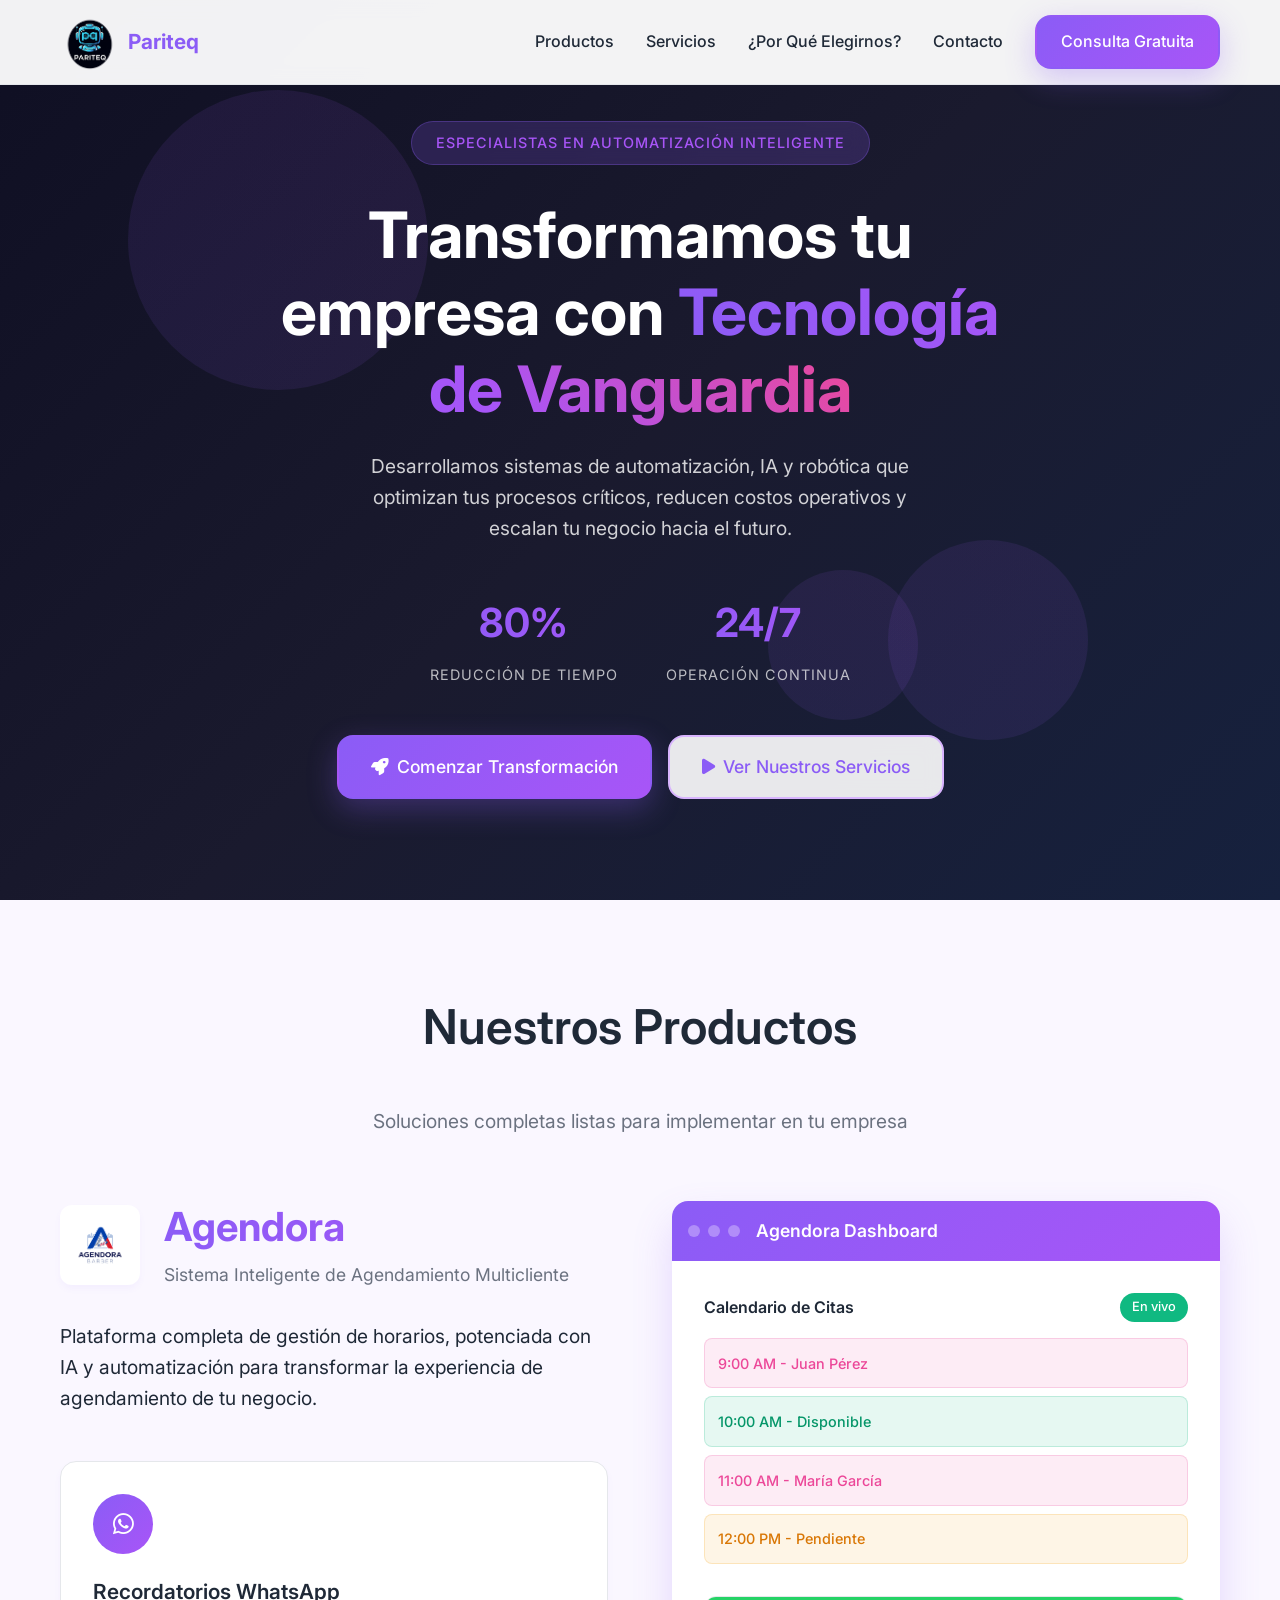
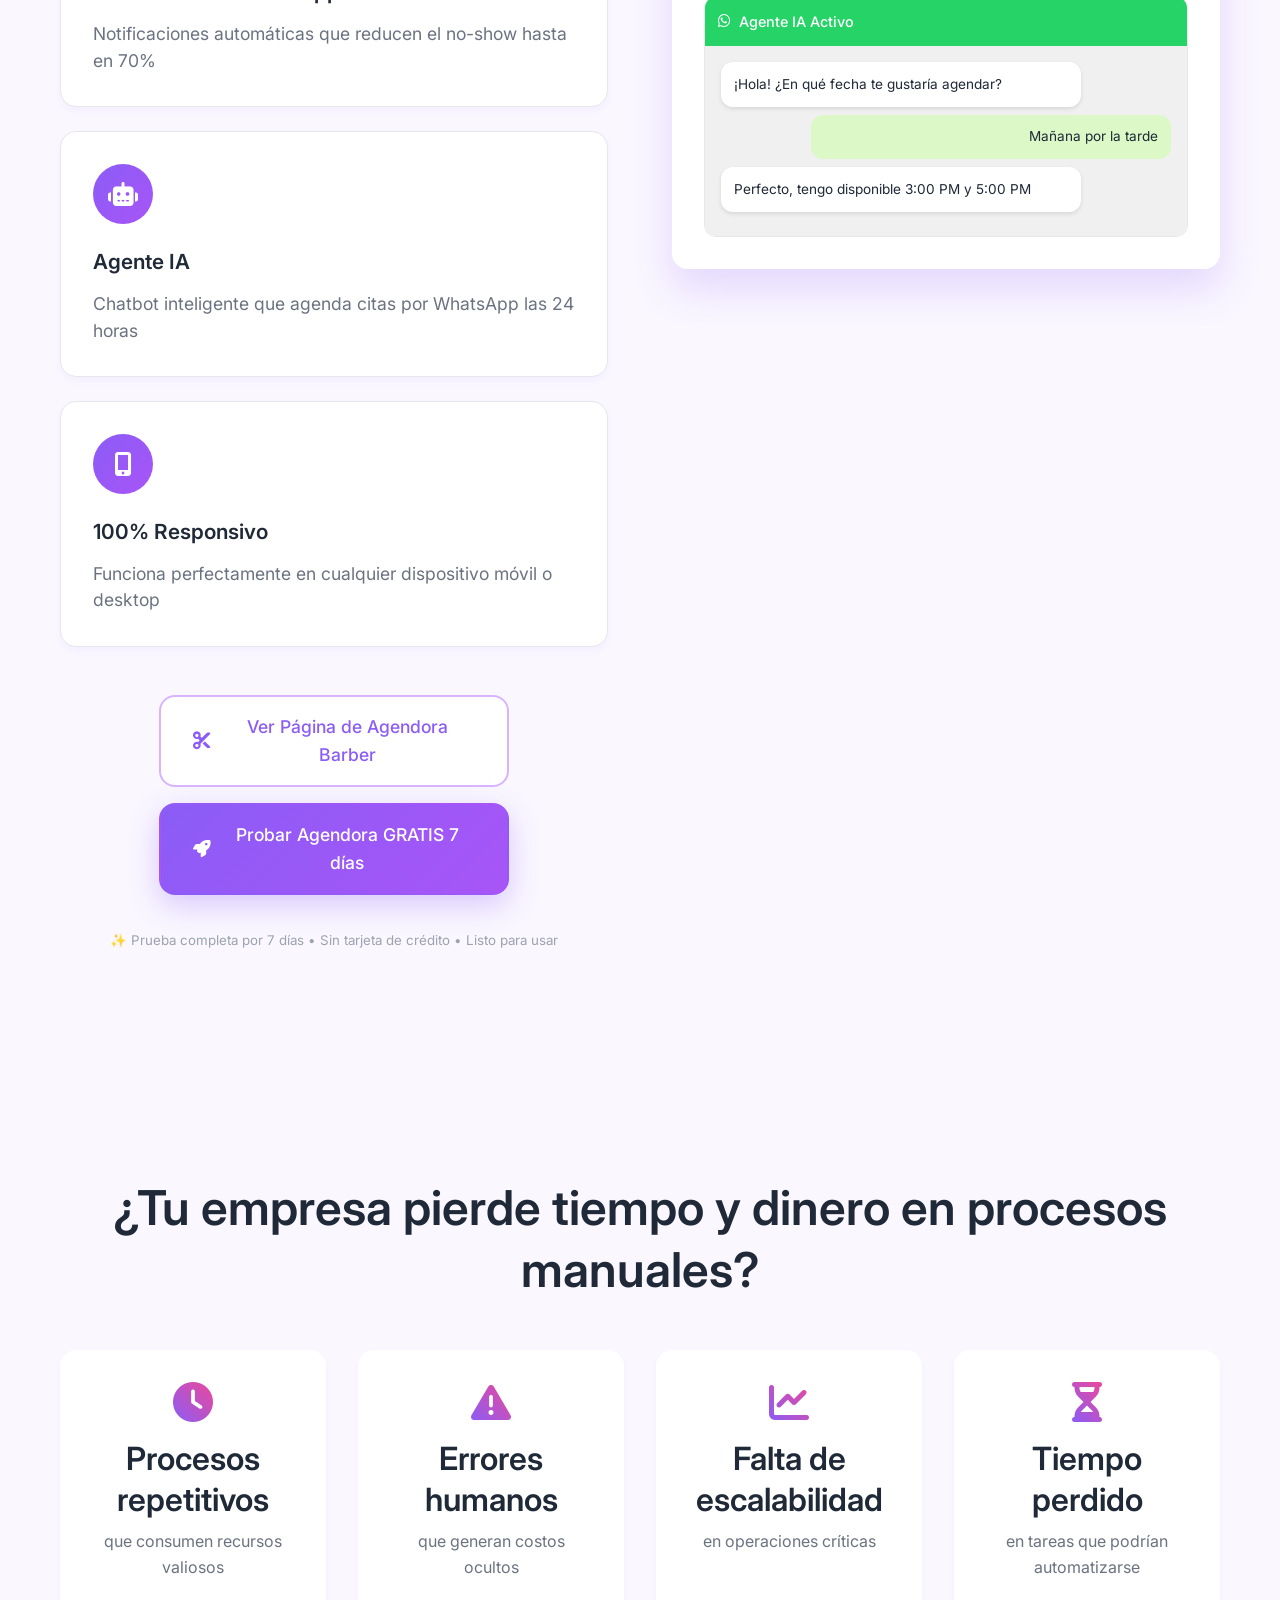
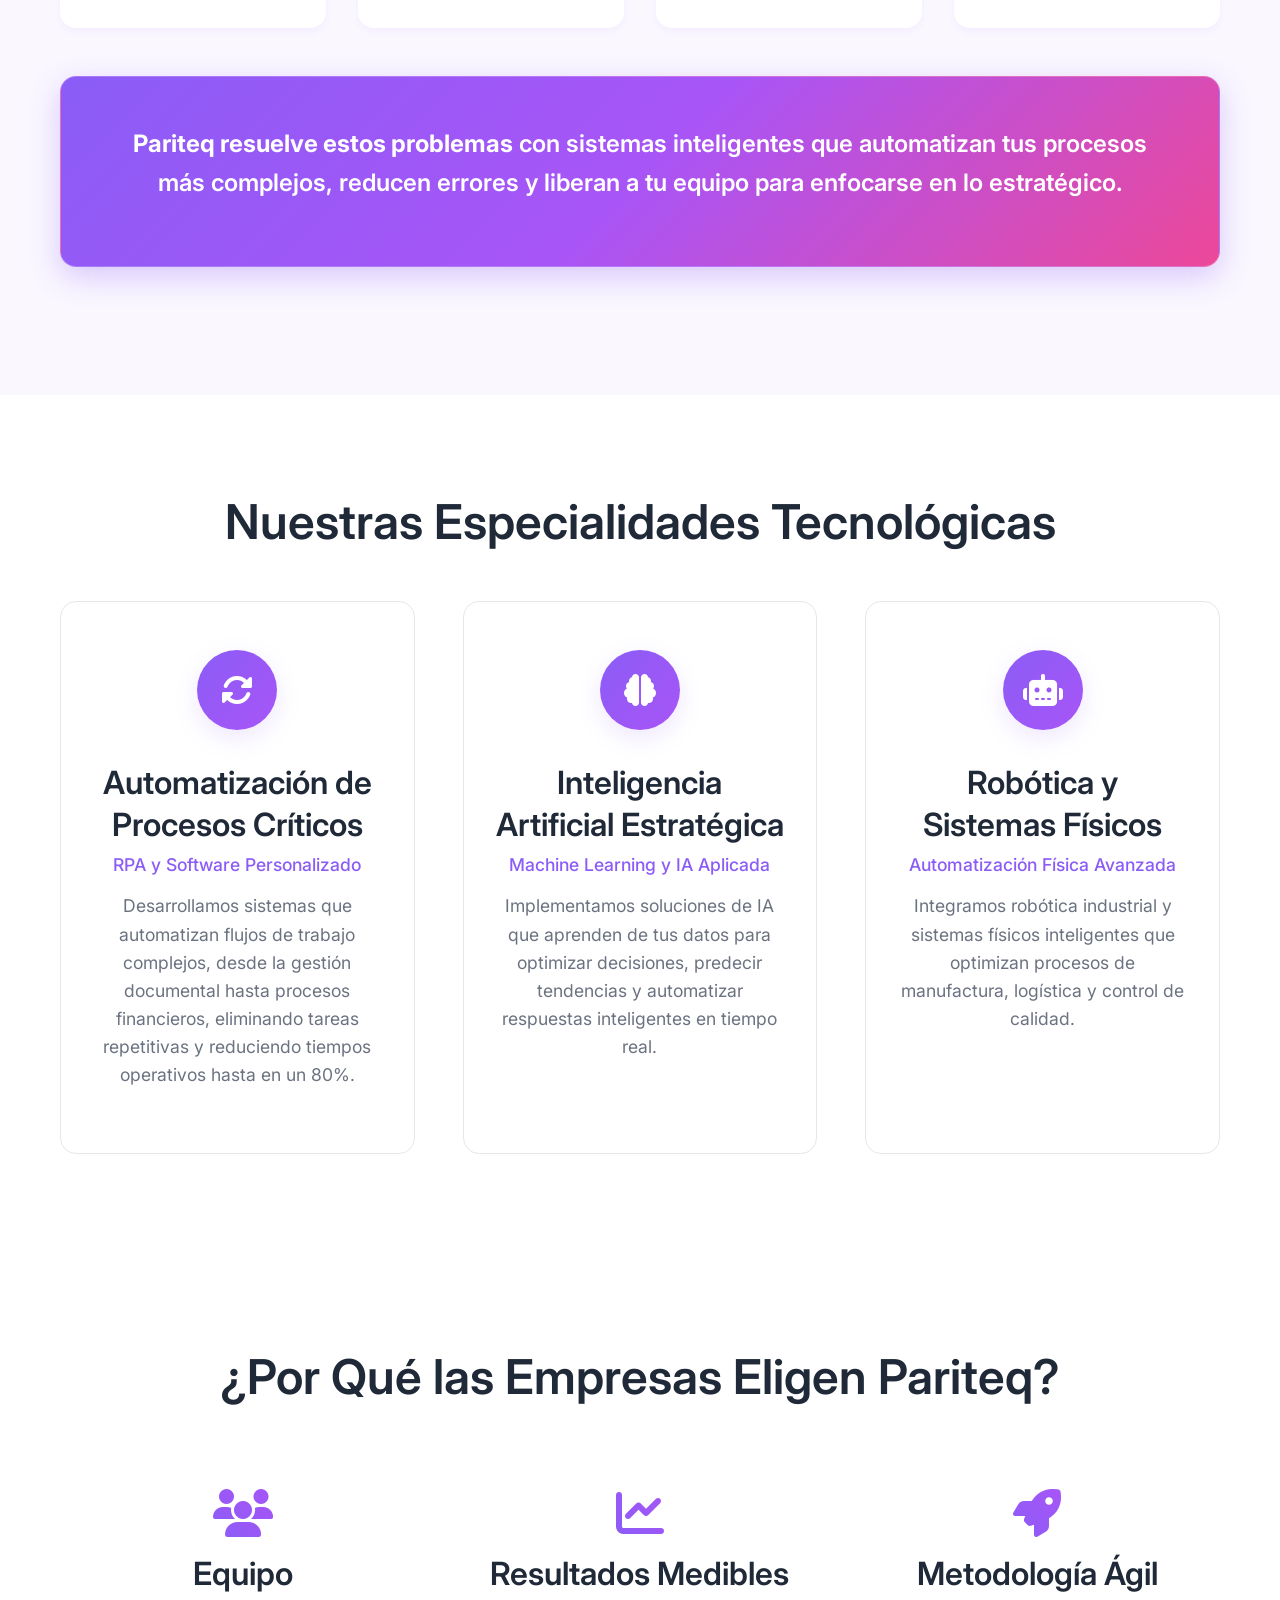
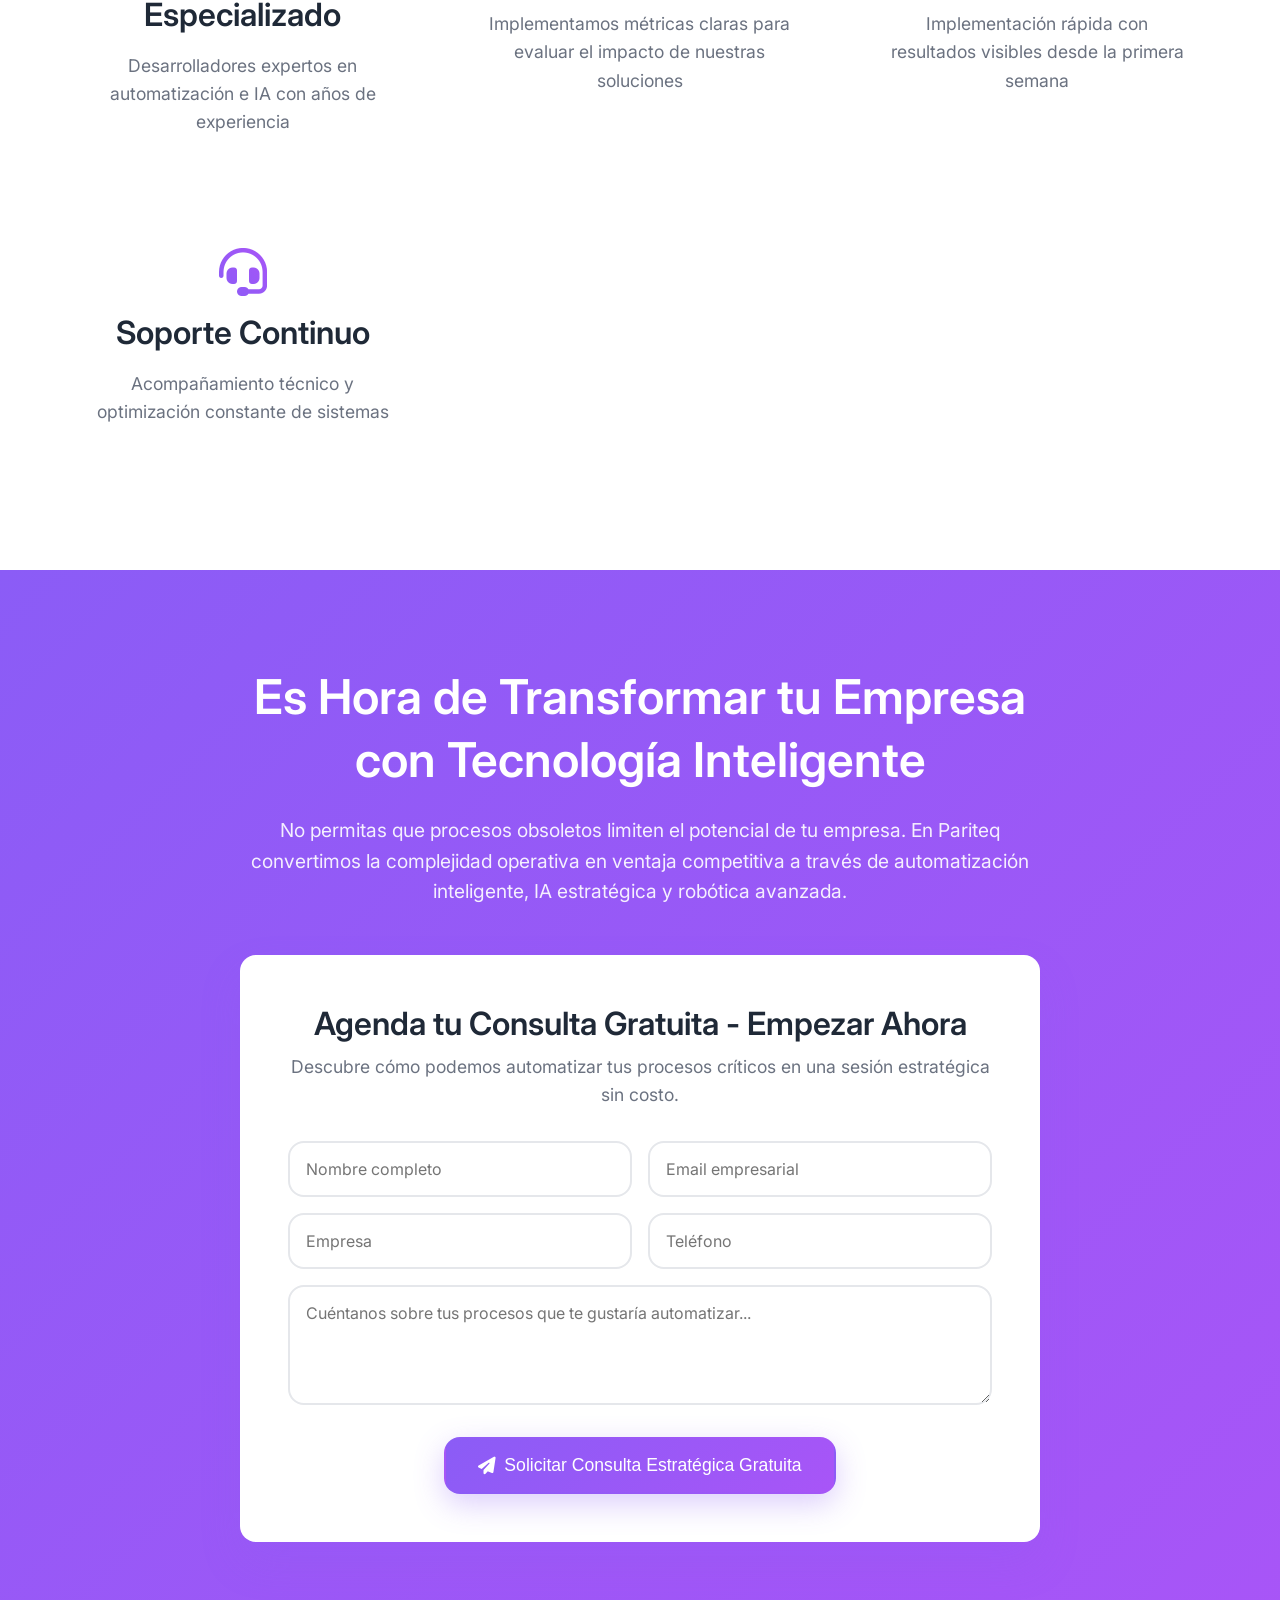
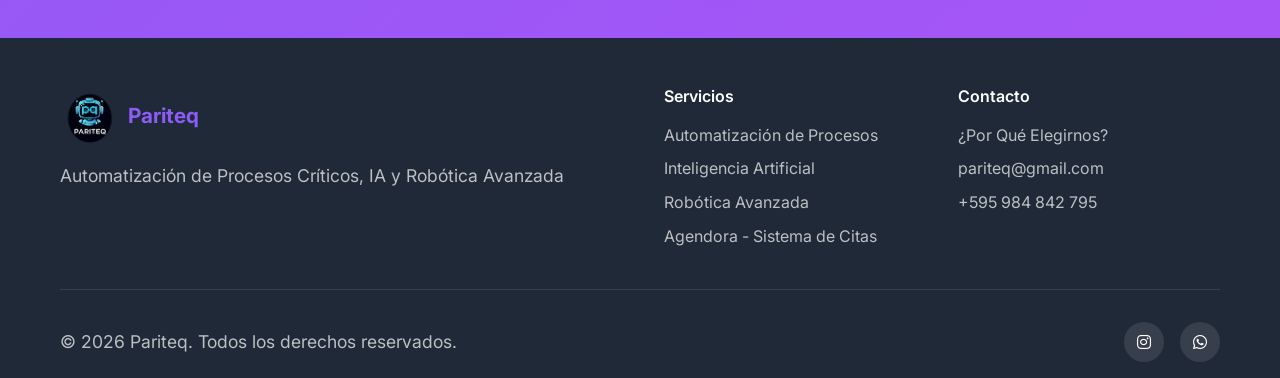
<file: index.html>
<!DOCTYPE html>
<html lang="es">
<head>
    <meta charset="UTF-8">
    <meta name="viewport" content="width=device-width, initial-scale=1.0">
    <title>Pariteq - Automatización de Procesos Críticos con IA y Robótica</title>
    <meta name="description" content="Especialistas en automatización de procesos, IA estratégica y robótica avanzada para empresas que buscan escalar sin límites.">
    
    <link rel="icon" type="image/x-icon" href="img/favicon.ico">
    <link rel="shortcut icon" href="img/favicon.ico">
    
    <link rel="stylesheet" href="css/styles.css">
    <link href="https://fonts.googleapis.com/css2?family=Inter:wght@300;400;500;600;700&display=swap" rel="stylesheet">
    <link rel="stylesheet" href="https://cdnjs.cloudflare.com/ajax/libs/font-awesome/6.4.0/css/all.min.css">
    
    </head>
<body>
    <nav class="navbar">
        <div class="container">
            <div class="nav-brand">
                <img src="img/pariteq.png" alt="Pariteq Logo" class="logo">
                <span class="brand-name">Pariteq</span>
            </div>
            <div class="nav-menu">
                <a href="#productos" class="nav-link">Productos</a>
                <a href="#servicios" class="nav-link">Servicios</a>
                <a href="#nosotros" class="nav-link">¿Por Qué Elegirnos?</a>
                <a href="#contacto" class="nav-link">Contacto</a>
                <a href="#contacto" class="btn btn-primary">Consulta Gratuita</a>
            </div>
            <div class="hamburger">
                <span></span>
                <span></span>
                <span></span>
            </div>
        </div>
    </nav>

    <section class="hero">
        <div class="hero-background">
            <div class="hero-shapes">
                <div class="shape shape-1"></div>
                <div class="shape shape-2"></div>
                <div class="shape shape-3"></div>
            </div>
        </div>
        <div class="container">
            <div class="hero-content">
                <div class="hero-badge">
                    <span class="badge-text">Especialistas en Automatización Inteligente</span>
                </div>
                <h1 class="hero-title">
                    Transformamos tu empresa con 
                    <span class="hero-highlight">Tecnología de Vanguardia</span>
                </h1>
                <p class="hero-description">
                    Desarrollamos sistemas de automatización, IA y robótica que optimizan tus procesos críticos, 
                    reducen costos operativos y escalan tu negocio hacia el futuro.
                </p>
                <div class="hero-stats">
                    <div class="stat-item">
                        <div class="stat-number">80%</div>
                        <div class="stat-label">Reducción de tiempo</div>
                    </div>
                    <div class="stat-item">
                        <div class="stat-number">24/7</div>
                        <div class="stat-label">Operación continua</div>
                    </div>
                </div>
                <div class="hero-actions">
                    <a href="#contacto" class="btn btn-primary btn-large">
                        <i class="fas fa-rocket"></i>
                        Comenzar Transformación
                    </a>
                    <a href="#servicios" class="btn btn-secondary btn-large">
                        <i class="fas fa-play"></i>
                        Ver Nuestros Servicios
                    </a>
                </div>
            </div>
        </div>
    </section>

    <section id="productos" class="products">
        <div class="container">
            <h2 class="section-title">Nuestros Productos</h2>
            <p class="section-subtitle">Soluciones completas listas para implementar en tu empresa</p>
            
            <div class="product-showcase">
                <div class="product-content">
                    <div class="product-header">
                        <img src="agendora/img/agendora-oficial.png" alt="Agendora Logo" class="product-logo">
                        <div class="product-info">
                            <h3 class="product-title">Agendora</h3>
                            <p class="product-tagline">Sistema Inteligente de Agendamiento Multicliente</p>
                        </div>
                    </div>
                    
                    <p class="product-description">
                        Plataforma completa de gestión de horarios, potenciada con IA y 
                        automatización para transformar la experiencia de agendamiento de tu negocio.
                    </p>
                    
                    <div class="product-features">
                        <div class="feature-grid">
                            <div class="feature-card">
                                <div class="feature-icon">
                                    <i class="fab fa-whatsapp"></i>
                                </div>
                                <h4>Recordatorios WhatsApp</h4>
                                <p>Notificaciones automáticas que reducen el no-show hasta en 70%</p>
                            </div>
                            
                            <div class="feature-card">
                                <div class="feature-icon">
                                    <i class="fas fa-robot"></i>
                                </div>
                                <h4>Agente IA</h4>
                                <p>Chatbot inteligente que agenda citas por WhatsApp las 24 horas</p>
                            </div>
                            
                            <div class="feature-card">
                                <div class="feature-icon">
                                    <i class="fas fa-mobile-alt"></i>
                                </div>
                                <h4>100% Responsivo</h4>
                                <p>Funciona perfectamente en cualquier dispositivo móvil o desktop</p>
                            </div>
                        </div>
                    </div>
                    
                    <div class="product-cta">
                        <a href="/agendora/" class="btn btn-secondary btn-large">
                            <i class="fas fa-scissors"></i>
                            Ver Página de Agendora Barber
                        </a>
                        <a href="https://www.pariteq.com/agendora/" target="_blank" class="btn btn-primary btn-large">
                            <i class="fas fa-rocket"></i>
                            Probar Agendora GRATIS 7 días
                        </a>
                        <div class="product-note">
                            <small>✨ Prueba completa por 7 días • Sin tarjeta de crédito • Listo para usar</small>
                        </div>
                    </div>
                </div>
                
                <div class="product-visual">
                    <div class="agendora-mockup">
                        <div class="mockup-screen">
                            <div class="mockup-header">
                                <div class="mockup-dots">
                                    <span></span>
                                    <span></span>
                                    <span></span>
                                </div>
                                <div class="mockup-title">Agendora Dashboard</div>
                            </div>
                            <div class="mockup-content">
                                <div class="calendar-view">
                                    <div class="calendar-header">
                                        <h4>Calendario de Citas</h4>
                                        <span class="status-indicator">En vivo</span>
                                    </div>
                                    <div class="calendar-grid">
                                        <div class="time-slot busy">9:00 AM - Juan Pérez</div>
                                        <div class="time-slot available">10:00 AM - Disponible</div>
                                        <div class="time-slot busy">11:00 AM - María García</div>
                                        <div class="time-slot pending">12:00 PM - Pendiente</div>
                                    </div>
                                </div>
                                <div class="whatsapp-panel">
                                    <div class="chat-header">
                                        <i class="fab fa-whatsapp"></i>
                                        <span>Agente IA Activo</span>
                                    </div>
                                    <div class="chat-preview">
                                        <div class="message-bot">
                                            ¡Hola! ¿En qué fecha te gustaría agendar?
                                        </div>
                                        <div class="message-user">
                                            Mañana por la tarde
                                        </div>
                                        <div class="message-bot">
                                            Perfecto, tengo disponible 3:00 PM y 5:00 PM
                                        </div>
                                    </div>
                                </div>
                            </div>
                        </div>
                    </div>
                </div>
            </div>
        </div>
    </div>
</section>

    <section class="problem-solution">
        <div class="container">
            <h2 class="section-title">¿Tu empresa pierde tiempo y dinero en procesos manuales?</h2>
            <div class="problems-grid">
                <div class="problem-item">
                    <i class="fas fa-clock"></i>
                    <h3>Procesos repetitivos</h3>
                    <p>que consumen recursos valiosos</p>
                </div>
                <div class="problem-item">
                    <i class="fas fa-exclamation-triangle"></i>
                    <h3>Errores humanos</h3>
                    <p>que generan costos ocultos</p>
                </div>
                <div class="problem-item">
                    <i class="fas fa-chart-line"></i>
                    <h3>Falta de escalabilidad</h3>
                    <p>en operaciones críticas</p>
                </div>
                <div class="problem-item">
                    <i class="fas fa-hourglass-half"></i>
                    <h3>Tiempo perdido</h3>
                    <p>en tareas que podrían automatizarse</p>
                </div>
            </div>
            <div class="solution-box">
                <h3><strong>Pariteq resuelve estos problemas</strong> con sistemas inteligentes que automatizan tus procesos más complejos, reducen errores y liberan a tu equipo para enfocarse en lo estratégico.</h3>
            </div>
        </div>
    </section>

    <section id="servicios" class="services">
        <div class="container">
            <h2 class="section-title">Nuestras Especialidades Tecnológicas</h2>
            <div class="services-grid">
                <div class="service-card">
                    <div class="service-icon">
                        <i class="fas fa-sync-alt"></i>
                    </div>
                    <h3>Automatización de Procesos Críticos</h3>
                    <h4>RPA y Software Personalizado</h4>
                    <p>Desarrollamos sistemas que automatizan flujos de trabajo complejos, desde la gestión documental hasta procesos financieros, eliminando tareas repetitivas y reduciendo tiempos operativos hasta en un 80%.</p>
                </div>
                <div class="service-card">
                    <div class="service-icon">
                        <i class="fas fa-brain"></i>
                    </div>
                    <h3>Inteligencia Artificial Estratégica</h3>
                    <h4>Machine Learning y IA Aplicada</h4>
                    <p>Implementamos soluciones de IA que aprenden de tus datos para optimizar decisiones, predecir tendencias y automatizar respuestas inteligentes en tiempo real.</p>
                </div>
                <div class="service-card">
                    <div class="service-icon">
                        <i class="fas fa-robot"></i>
                    </div>
                    <h3>Robótica y Sistemas Físicos</h3>
                    <h4>Automatización Física Avanzada</h4>
                    <p>Integramos robótica industrial y sistemas físicos inteligentes que optimizan procesos de manufactura, logística y control de calidad.</p>
                </div>
            </div>
        </div>
    </section>

    <section id="nosotros" class="why-choose-us">
        <div class="container">
            <h2 class="section-title">¿Por Qué las Empresas Eligen Pariteq?</h2>
            <div class="reasons-grid">
                <div class="reason-item">
                    <i class="fas fa-users"></i>
                    <h3>Equipo Especializado</h3>
                    <p>Desarrolladores expertos en automatización e IA con años de experiencia</p>
                </div>
                <div class="reason-item">
                    <i class="fas fa-chart-line"></i>
                    <h3>Resultados Medibles</h3>
                    <p>Implementamos métricas claras para evaluar el impacto de nuestras soluciones</p>
                </div>
                <div class="reason-item">
                    <i class="fas fa-rocket"></i>
                    <h3>Metodología Ágil</h3>
                    <p>Implementación rápida con resultados visibles desde la primera semana</p>
                </div>
                <div class="reason-item">
                    <i class="fas fa-headset"></i>
                    <h3>Soporte Continuo</h3>
                    <p>Acompañamiento técnico y optimización constante de sistemas</p>
                </div>
            </div>
        </div>
    </section>

    <section id="contacto" class="final-cta">
        <div class="container">
            <div class="cta-content">
                <h2>Es Hora de Transformar tu Empresa con Tecnología Inteligente</h2>
                <p>
                    No permitas que procesos obsoletos limiten el potencial de tu empresa. 
                    En Pariteq convertimos la complejidad operativa en ventaja competitiva a través de 
                    automatización inteligente, IA estratégica y robótica avanzada.
                </p>
                <div class="cta-form">
                    <h3>Agenda tu Consulta Gratuita - Empezar Ahora</h3>
                    <p class="form-subtitle">Descubre cómo podemos automatizar tus procesos críticos en una sesión estratégica sin costo.</p>
                    
                    <form class="contact-form" id="contactForm">
                        <div class="form-row">
                            <input type="text" name="from_name" placeholder="Nombre completo" required>
                            <input type="email" name="from_email" placeholder="Email empresarial" required>
                        </div>
                        <div class="form-row">
                            <input type="text" name="company" placeholder="Empresa" required>
                            <input type="tel" name="phone" placeholder="Teléfono" required>
                        </div>
                        <textarea name="message" placeholder="Cuéntanos sobre tus procesos que te gustaría automatizar..." rows="4" required></textarea>
                        <button type="submit" class="btn btn-primary btn-large" id="submitBtn">
                            <i class="fas fa-paper-plane"></i>
                            <span id="btnText">Solicitar Consulta Estratégica Gratuita</span>
                        </button>
                        <div id="formMessage" class="form-message"></div>
                    </form>
                </div>
            </div>
        </div>
    </section>

    <footer class="footer">
        <div class="container">
            <div class="footer-content">
                <div class="footer-brand">
                    <div class="nav-brand">
                        <img src="img/pariteq.png" alt="Pariteq Logo" class="logo">
                        <span class="brand-name">Pariteq</span>
                    </div>
                    <p>Automatización de Procesos Críticos, IA y Robótica Avanzada</p>
                </div>
                <div class="footer-links">
                    <div class="footer-column">
                        <h4>Servicios</h4>
                        <a href="#servicios">Automatización de Procesos</a>
                        <a href="#servicios">Inteligencia Artificial</a>
                        <a href="#servicios">Robótica Avanzada</a>
                        <a href="#productos">Agendora - Sistema de Citas</a>
                    </div>
                    <div class="footer-column">
                        <h4>Contacto</h4>
                        <a href="#nosotros">¿Por Qué Elegirnos?</a>
                        <a href="mailto:pariteq@gmail.com">pariteq@gmail.com</a>
                        <a href="https://wa.me/595984842795" target="_blank">+595 984 842 795</a>
                    </div>
                </div>
            </div>
            <div class="footer-bottom">
                <p>&copy; <span id="currentYear"></span> Pariteq. Todos los derechos reservados.</p>
                <script>
                    document.getElementById('currentYear').textContent = new Date().getFullYear();
                </script>
                <div class="social-links">
                    <a href="https://www.instagram.com/pariteq_py/" target="_blank" title="Síguenos en Instagram"><i class="fab fa-instagram"></i></a>
                    <a href="https://wa.me/595984842795" target="_blank" title="Contáctanos por WhatsApp"><i class="fab fa-whatsapp"></i></a>
                </div>
            </div>
        </div>
    </footer>

    <script src="js/script.js"></script>
    <!-- Google tag (gtag.js) -->
    <script async src="https://www.googletagmanager.com/gtag/js?id=G-CFJG7ZT8DY"></script>
    <script>
      window.dataLayer = window.dataLayer || [];
      function gtag(){dataLayer.push(arguments);}
      gtag('js', new Date());
      gtag('config', 'G-CFJG7ZT8DY');
    </script>
</body>
</html>
</file>
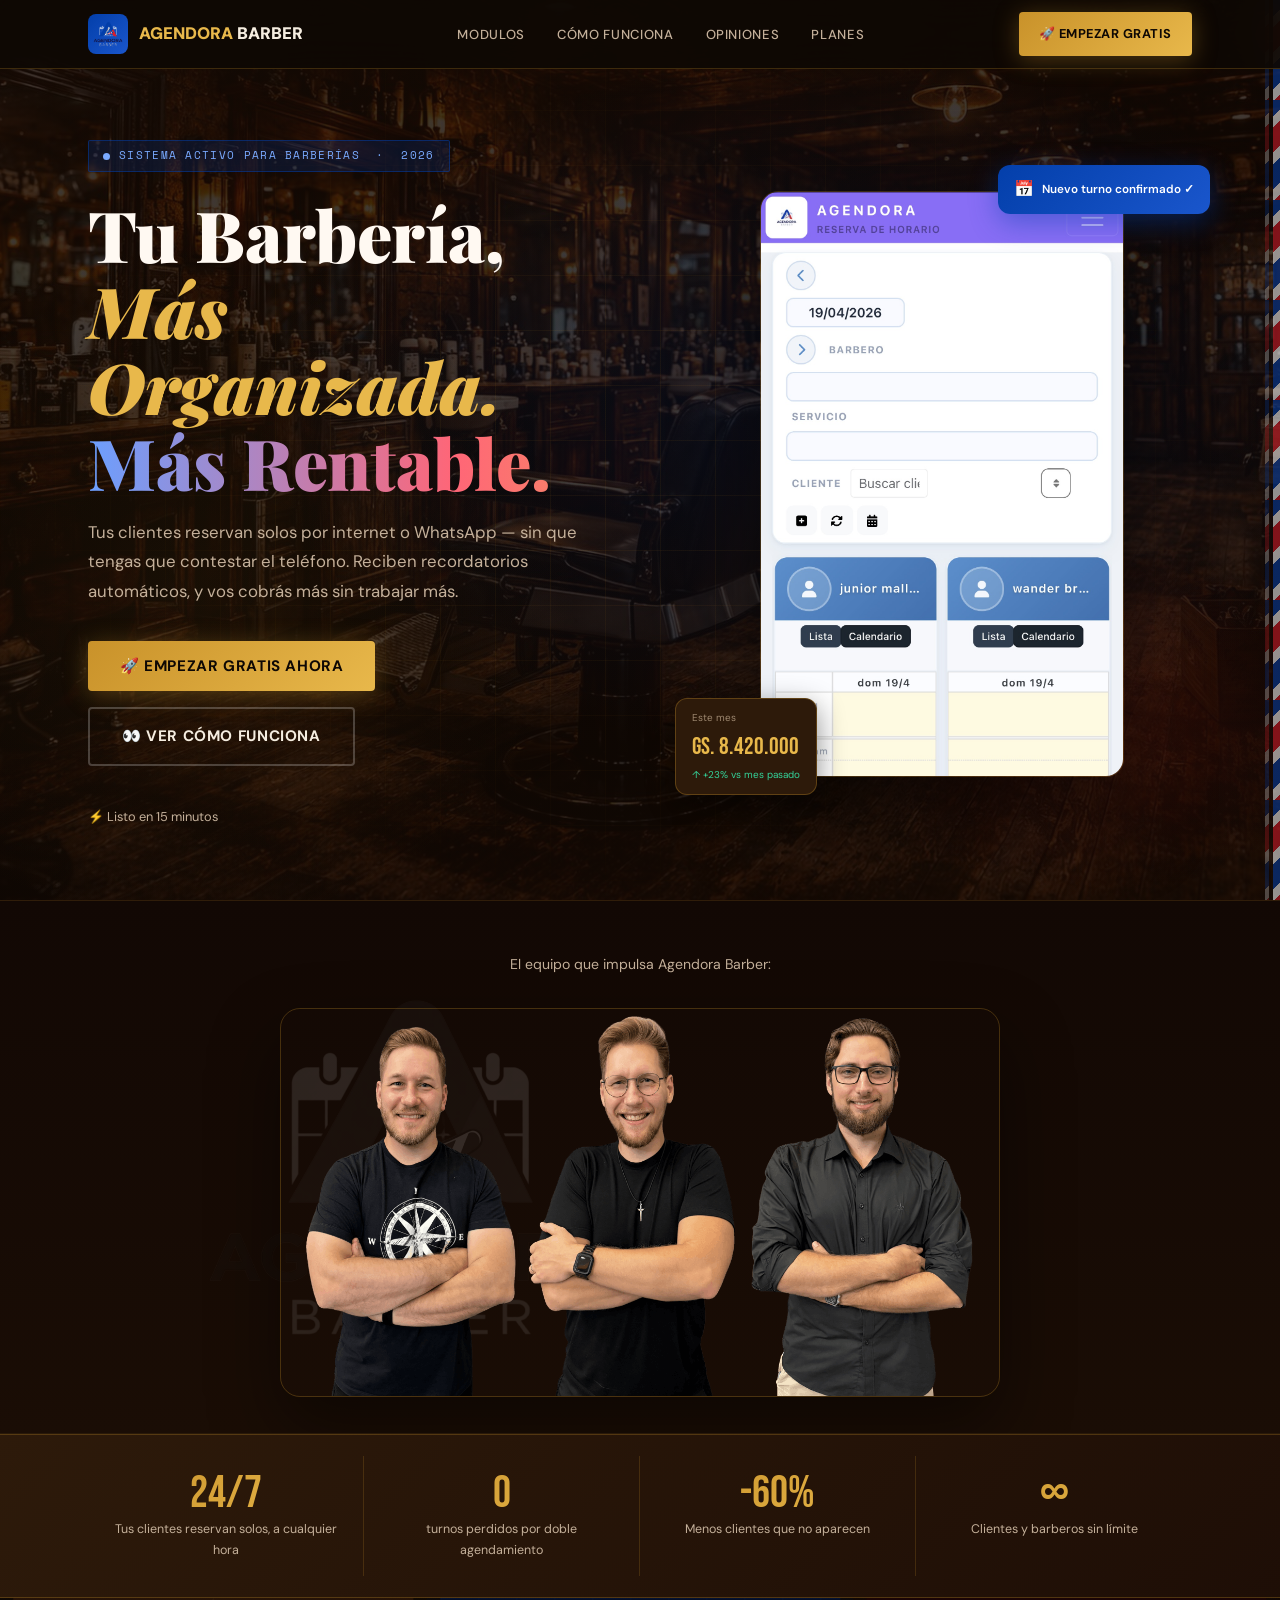
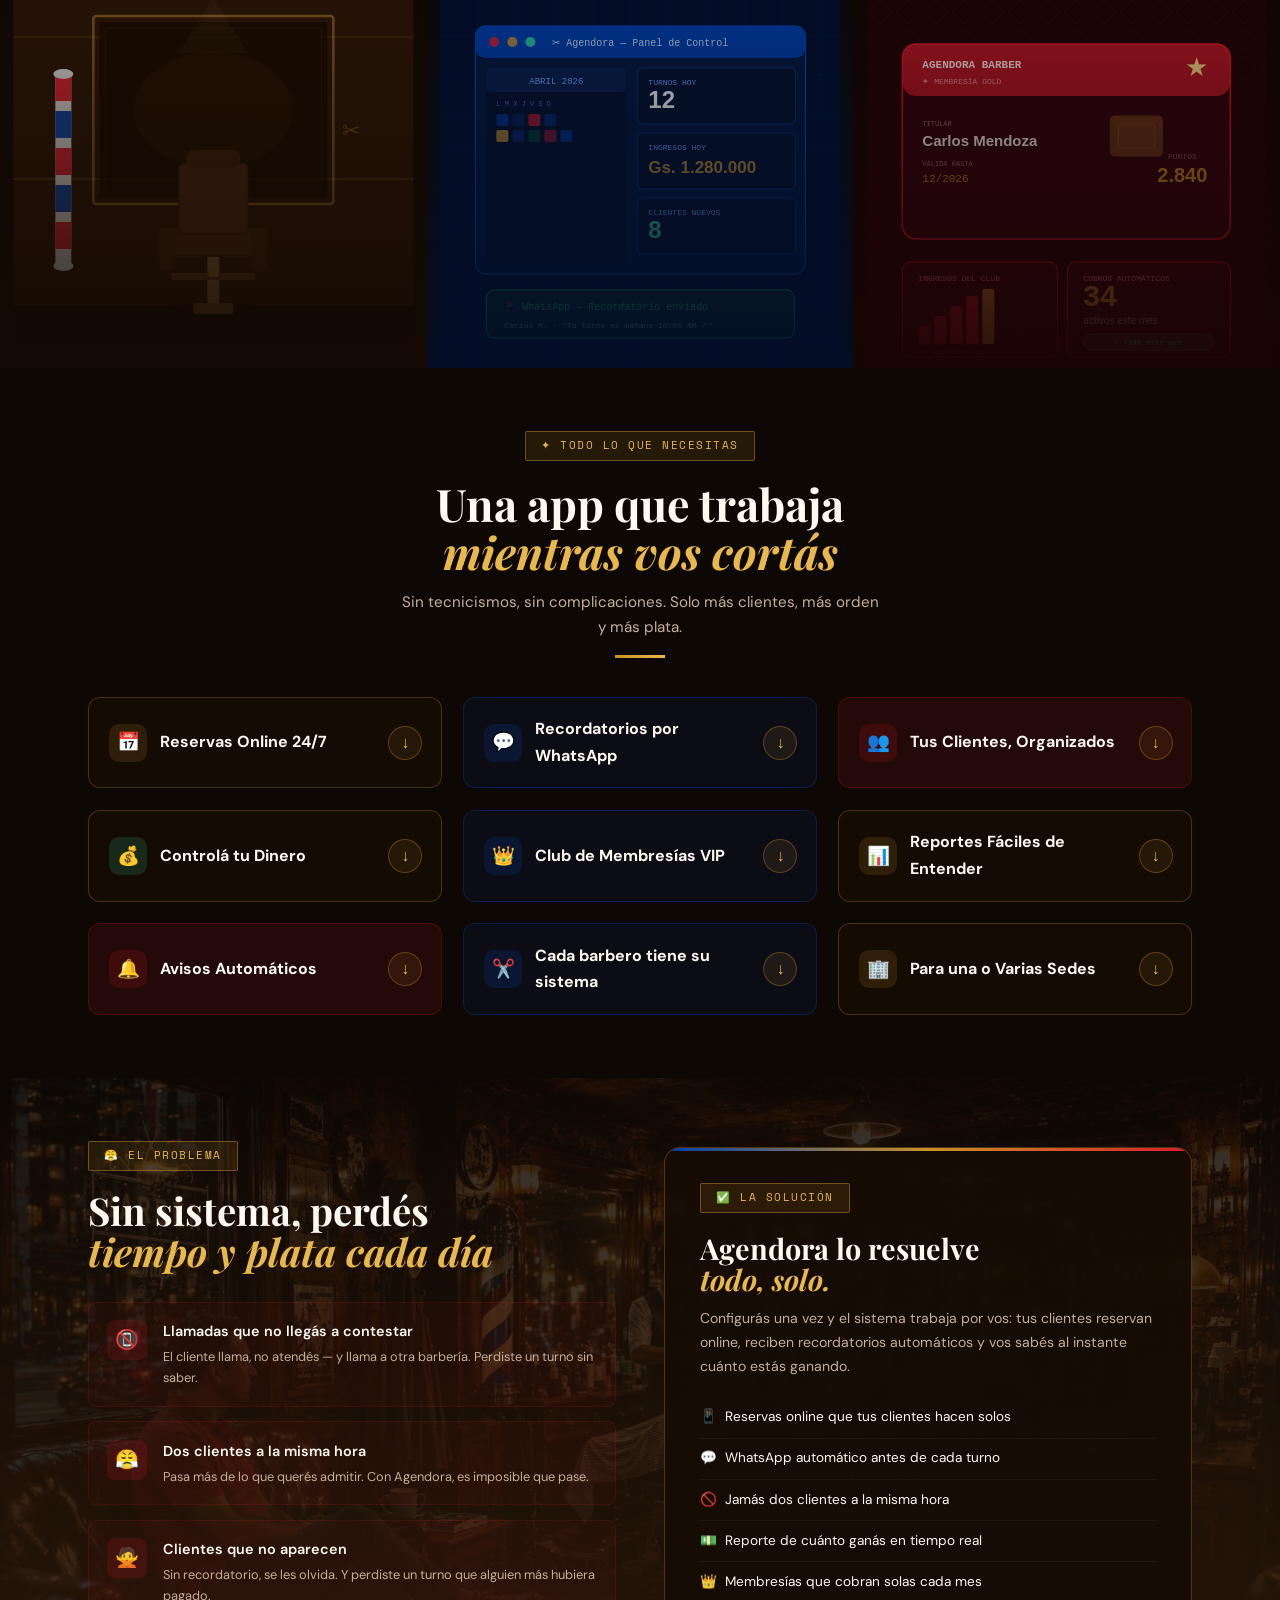
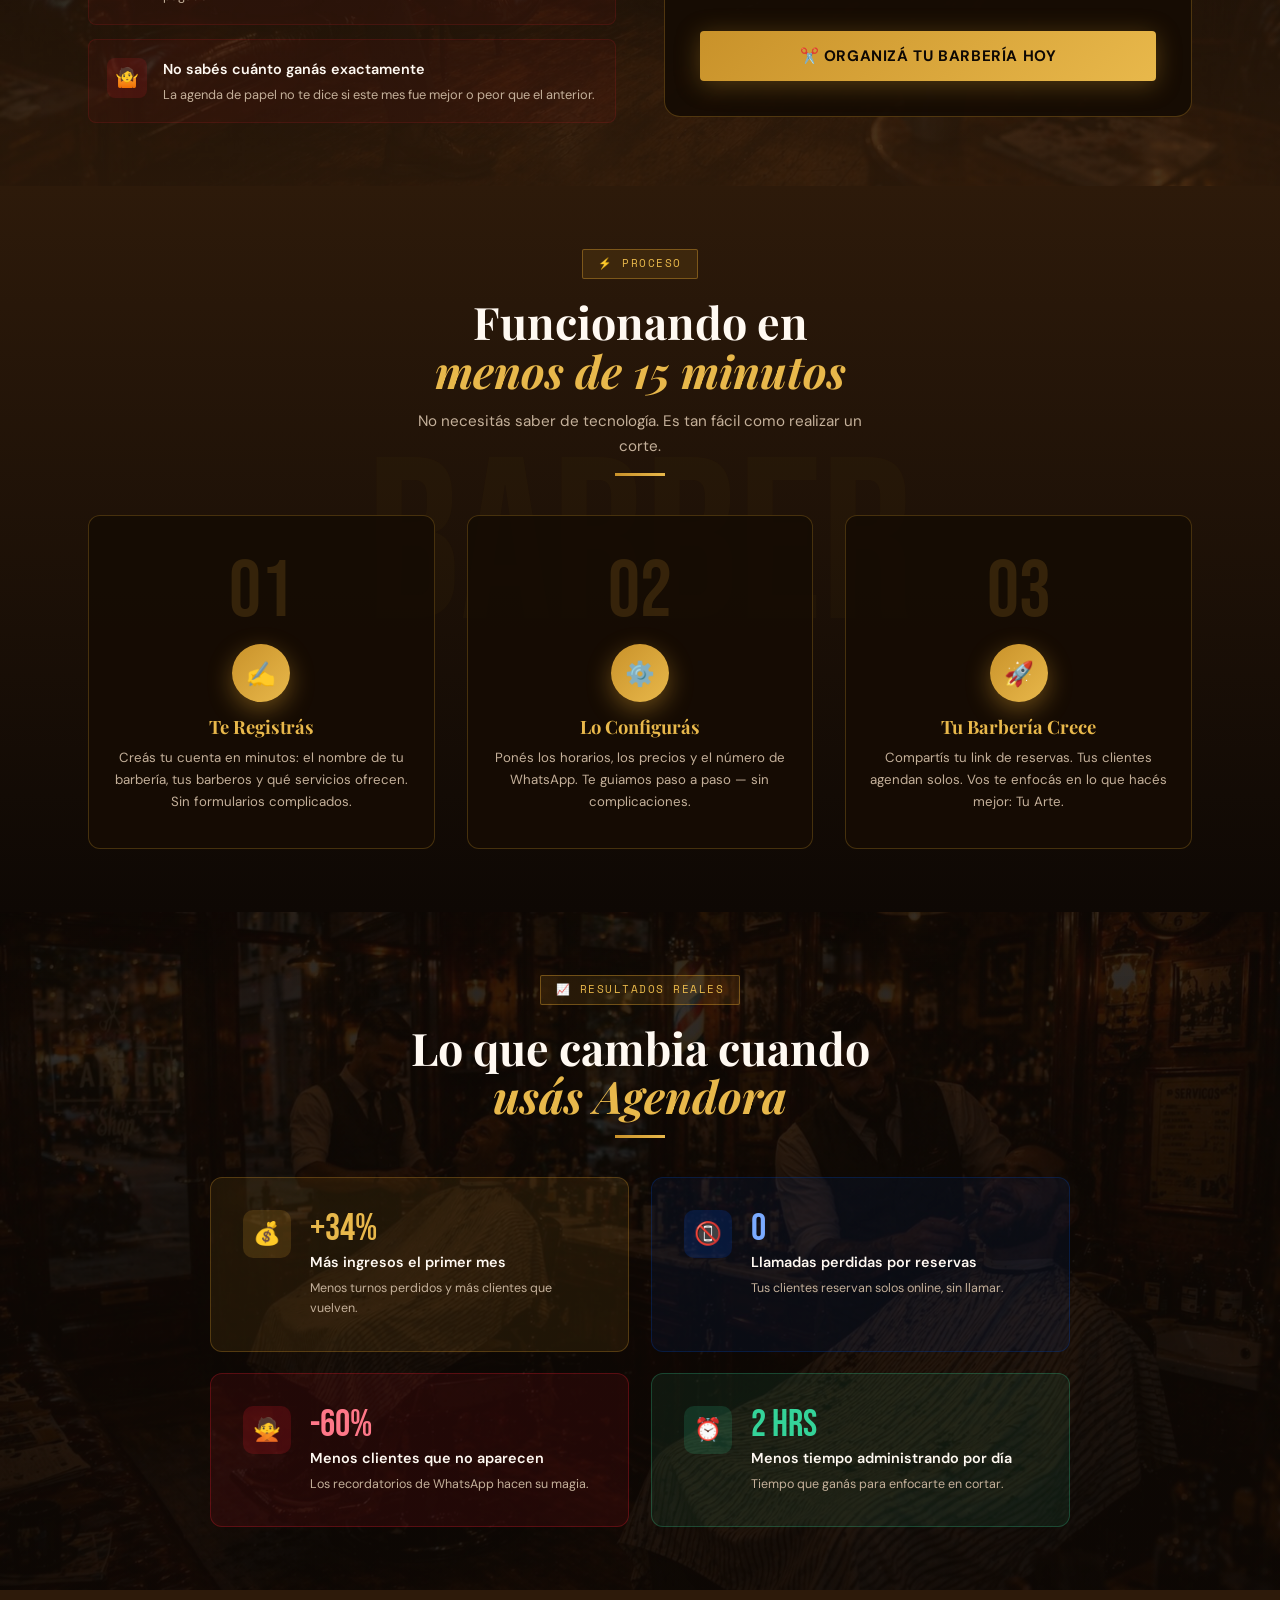
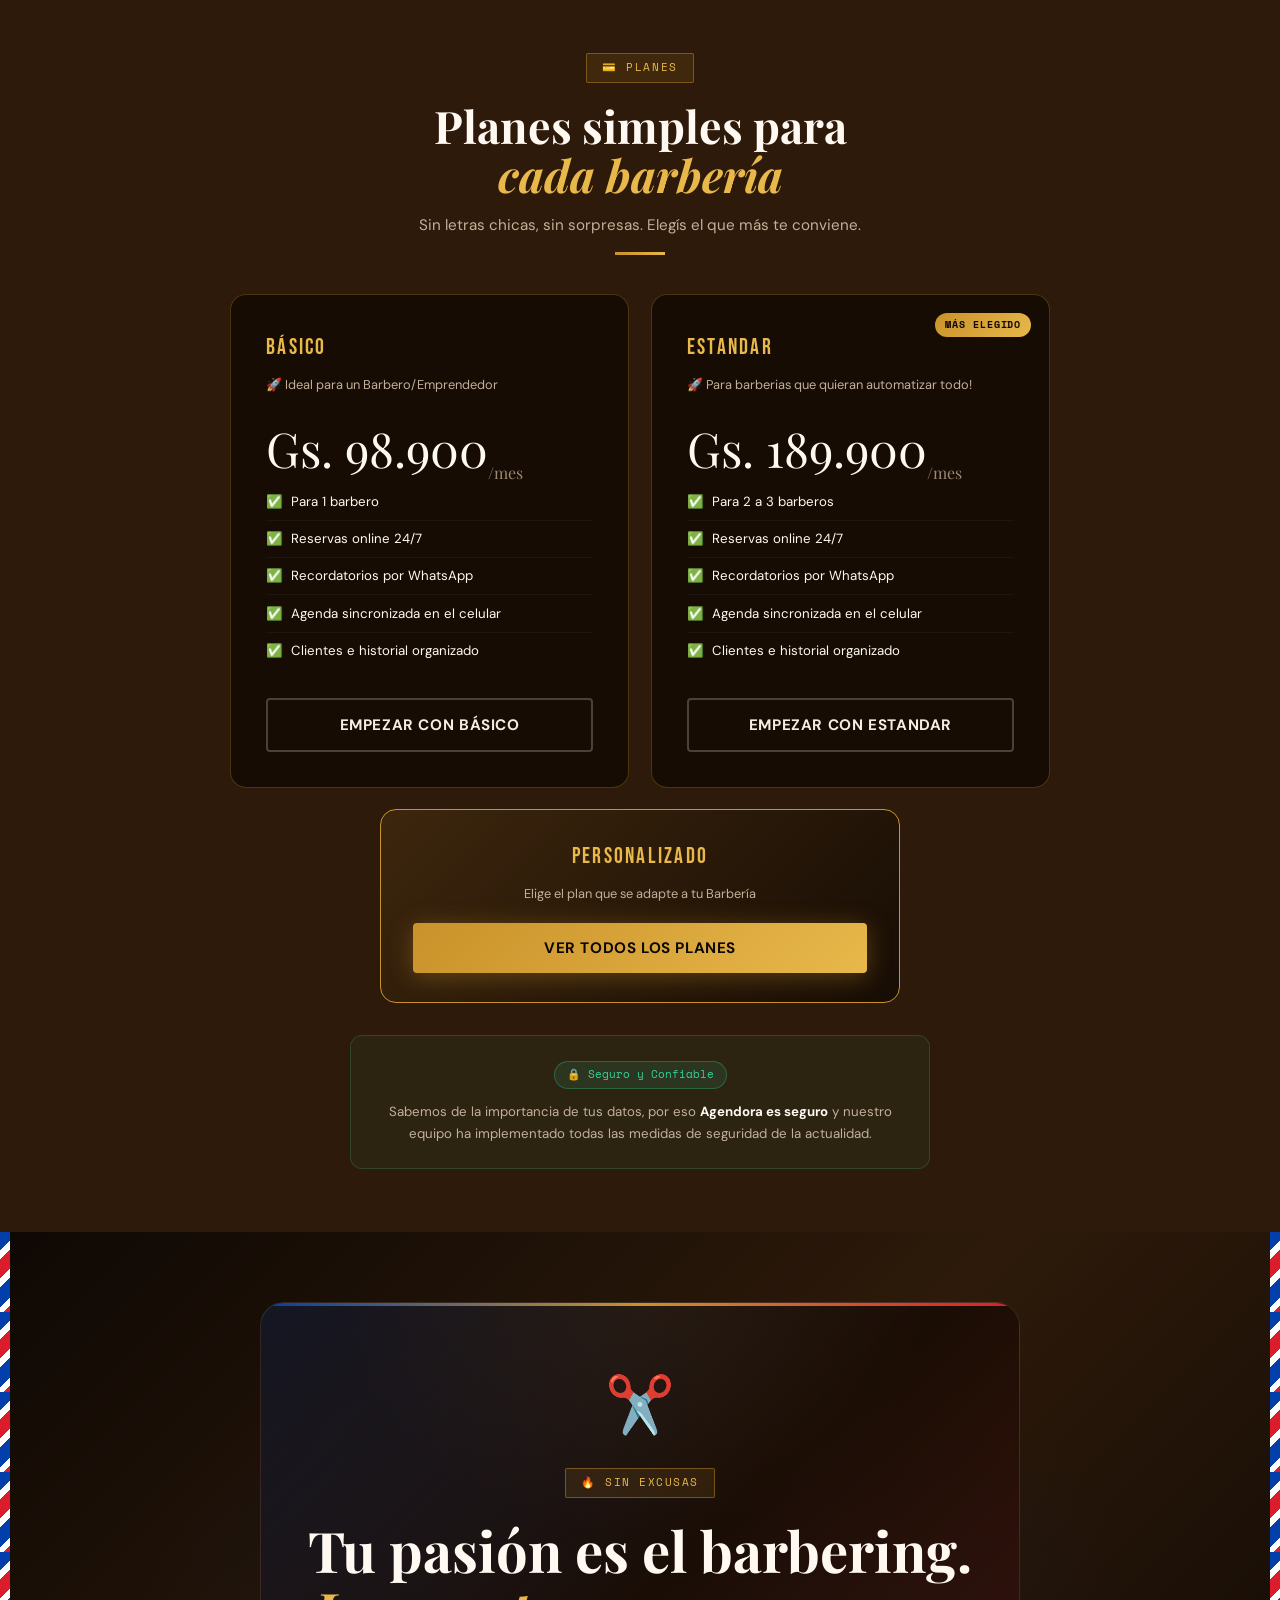
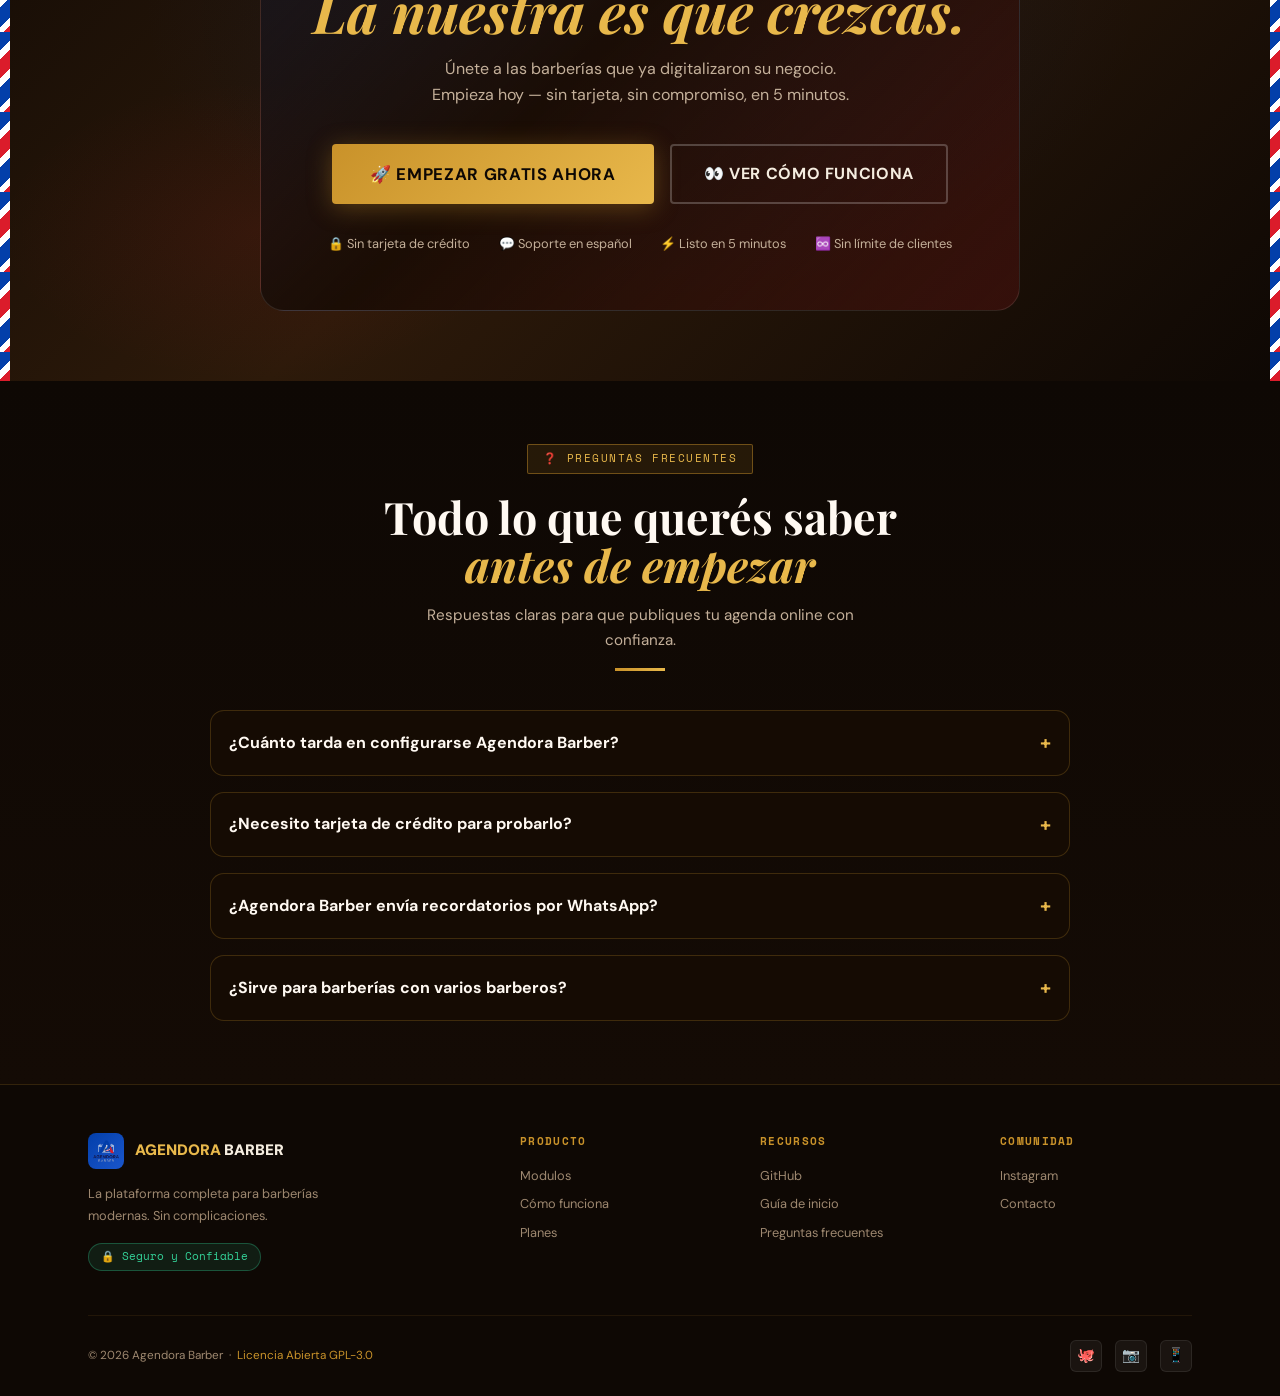
<file: agendora/index.html>
<!DOCTYPE html>
<html lang="es">
<head>
<meta charset="UTF-8">
<meta name="viewport" content="width=device-width, initial-scale=1.0">
<title>Agendora Barber | Sistema de reservas para barberías en Paraguay</title>
<meta name="description" content="Agendora Barber es el sistema de reservas para barberías en Paraguay: agenda online, recordatorios por WhatsApp, menos ausencias y más ingresos desde el primer mes.">
<meta name="robots" content="index,follow,max-image-preview:large,max-snippet:-1,max-video-preview:-1">
<meta name="author" content="Pariteq">
<meta name="keywords" content="agendora barber, sistema para barberias, agenda para barberia, reservas online barberia, software para barberias, recordatorios por whatsapp, barberia paraguay">
<meta name="theme-color" content="#0e0804">
<meta name="application-name" content="Agendora Barber">
<base href="/agendora/">
<link rel="canonical" href="https://pariteq.com/agendora/">
<link rel="alternate" hreflang="es-PY" href="https://pariteq.com/agendora/">
<link rel="alternate" hreflang="es" href="https://pariteq.com/agendora/">
<link rel="icon" type="image/png" sizes="2000x2000" href="img/agendora-oficial.png">
<link rel="apple-touch-icon" href="img/agendora-oficial.png">
<link rel="manifest" href="site.webmanifest">
<meta property="og:locale" content="es_PY">
<meta property="og:type" content="website">
<meta property="og:title" content="Agendora Barber | Sistema de reservas para barberías en Paraguay">
<meta property="og:description" content="Tus clientes reservan solos por internet o WhatsApp, reciben recordatorios automáticos y tu barbería gana más sin trabajar más.">
<meta property="og:url" content="https://pariteq.com/agendora/">
<meta property="og:site_name" content="Agendora Barber">
<meta property="og:image" content="https://pariteq.com/agendora/img/agendora-oficial.png">
<meta property="og:image:alt" content="Logo oficial de Agendora Barber">
<meta name="twitter:card" content="summary_large_image">
<meta name="twitter:title" content="Agendora Barber | Sistema de reservas para barberías en Paraguay">
<meta name="twitter:description" content="Agenda online, recordatorios por WhatsApp y más ingresos para tu barbería.">
<meta name="twitter:image" content="https://pariteq.com/agendora/img/agendora-oficial.png">
<link rel="preconnect" href="https://fonts.googleapis.com">
<link rel="preconnect" href="https://fonts.gstatic.com" crossorigin>
<link href="https://fonts.googleapis.com/css2?family=Playfair+Display:ital,wght@0,700;0,900;1,700&family=Bebas+Neue&family=DM+Sans:wght@300;400;500;600;700&family=Space+Mono:wght@400;700&display=swap" rel="stylesheet">
<script type="application/ld+json">
{
  "@context": "https://schema.org",
  "@graph": [
    {
      "@type": "Organization",
      "@id": "https://pariteq.com/agendora/#organization",
      "name": "Agendora Barber",
      "url": "https://pariteq.com/agendora/",
      "logo": "https://pariteq.com/agendora/img/agendora-oficial.png",
      "sameAs": [
        "https://github.com/pariteq/",
        "https://www.instagram.com/agendora.barber/",
        "https://wa.me/595986403404"
      ]
    },
    {
      "@type": "WebPage",
      "@id": "https://pariteq.com/agendora/#webpage",
      "url": "https://pariteq.com/agendora/",
      "name": "Agendora Barber | Sistema de reservas para barberías en Paraguay",
      "description": "Agendora Barber es el sistema de reservas para barberías en Paraguay: agenda online, recordatorios por WhatsApp, menos ausencias y más ingresos.",
      "inLanguage": "es-PY",
      "isPartOf": {
        "@id": "https://pariteq.com/agendora/#organization"
      }
    },
    {
      "@type": "SoftwareApplication",
      "@id": "https://pariteq.com/agendora/#software",
      "name": "Agendora Barber",
      "applicationCategory": "BusinessApplication",
      "operatingSystem": "Web",
      "url": "https://pariteq.com/agendora/",
      "image": "https://pariteq.com/agendora/img/agendora-oficial.png",
      "description": "Software de reservas para barberías con agenda online, recordatorios por WhatsApp, historial de clientes y planes para uno o varios barberos.",
      "offers": {
        "@type": "AggregateOffer",
        "priceCurrency": "PYG",
        "lowPrice": "98900",
        "highPrice": "1789900",
        "offerCount": "10"
      },
      "publisher": {
        "@id": "https://pariteq.com/agendora/#organization"
      }
    },
    {
      "@type": "FAQPage",
      "@id": "https://pariteq.com/agendora/#faq",
      "mainEntity": [
        {
          "@type": "Question",
          "name": "¿Cuánto tarda en configurarse Agendora Barber?",
          "acceptedAnswer": {
            "@type": "Answer",
            "text": "La configuración inicial puede hacerse en menos de 15 minutos: agregas tu barbería, horarios, servicios y número de WhatsApp."
          }
        },
        {
          "@type": "Question",
          "name": "¿Necesito tarjeta de crédito para probarlo?",
          "acceptedAnswer": {
            "@type": "Answer",
            "text": "No. Puedes empezar la prueba sin tarjeta de crédito."
          }
        },
        {
          "@type": "Question",
          "name": "¿Agendora Barber envía recordatorios por WhatsApp?",
          "acceptedAnswer": {
            "@type": "Answer",
            "text": "Sí. El sistema puede enviar recordatorios automáticos por WhatsApp para reducir ausencias y confirmar turnos."
          }
        },
        {
          "@type": "Question",
          "name": "¿Sirve para barberías con varios barberos?",
          "acceptedAnswer": {
            "@type": "Answer",
            "text": "Sí. Tiene planes para un barbero, barberías pequeñas, medianas y equipos más grandes con varios profesionales."
          }
        }
      ]
    }
  ]
}
</script>
<style>
/* ─── RESET & BASE ─── */
*,*::before,*::after{box-sizing:border-box;margin:0;padding:0}
html{scroll-behavior:smooth}
:root{
  --blue:#033faa;--blue-l:#1a56cc;--blue-b:#6b9fff;
  --red:#db1c2b;--red-l:#f02637;--red-b:#ff6677;
  --gold:#c9922a;--gold-l:#e8b84b;--gold-p:#f7df9a;
  --dark:#0e0804;--dark2:#1a0d05;--brown:#2d1a0a;
  --cream:#f5ede0;--cream2:#fff9f2;--muted:#9e8870;--muted-l:#c4b09a;
  --card:rgba(22,12,4,.94);--bg:rgba(201,146,42,.35);--bb:rgba(3,63,170,.35);
}
body{background:var(--dark);color:var(--cream);font-family:'DM Sans',sans-serif;overflow-x:hidden;line-height:1.65}
h1,h2,h3,h4{font-family:'Playfair Display',serif;line-height:1.08}
.bebas{font-family:'Bebas Neue',sans-serif;letter-spacing:.04em}
.mono{font-family:'Space Mono',monospace}
.container{max-width:1160px;margin:0 auto;padding:0 1.75rem}

/* ─── SCROLL FADE ─── */
.fu{opacity:0;transform:translateY(28px);transition:opacity .7s ease,transform .7s ease}
.fu.vis{opacity:1;transform:translateY(0)}
.d1{transition-delay:.1s}.d2{transition-delay:.2s}.d3{transition-delay:.3s}
.d4{transition-delay:.4s}.d5{transition-delay:.5s}

/* ─── TAG ─── */
.tag{display:inline-flex;align-items:center;gap:8px;background:rgba(201,146,42,.12);border:1px solid rgba(201,146,42,.45);color:var(--gold-l);padding:5px 15px;border-radius:2px;font-family:'Space Mono',monospace;font-size:.68rem;letter-spacing:.14em;text-transform:uppercase;margin-bottom:1.2rem}

/* ─── BUTTONS ─── */
.btn{display:inline-flex;align-items:center;gap:9px;padding:15px 32px;border:none;cursor:pointer;font-family:'DM Sans',sans-serif;font-weight:700;font-size:.95rem;letter-spacing:.04em;text-decoration:none;text-transform:uppercase;border-radius:4px;transition:all .28s;position:relative;overflow:hidden}
.btn::after{content:'';position:absolute;top:0;left:-100%;width:60%;height:100%;background:linear-gradient(90deg,transparent,rgba(255,255,255,.18),transparent);transition:left .5s}
.btn:hover::after{left:150%}
.btn-gold{background:linear-gradient(135deg,var(--gold),var(--gold-l));color:var(--dark);box-shadow:0 4px 24px rgba(201,146,42,.35)}
.btn-gold:hover{transform:translateY(-3px);box-shadow:0 10px 36px rgba(201,146,42,.55)}
.btn-outline{background:transparent;border:2px solid rgba(255,255,255,.22);color:var(--cream)}
.btn-outline:hover{border-color:var(--gold-l);color:var(--gold-l);transform:translateY(-2px)}
.btn-glass{background:rgba(255,255,255,.07);border:1px solid rgba(255,255,255,.15);color:#fff;backdrop-filter:blur(8px)}
.btn-glass:hover{background:rgba(255,255,255,.12);transform:translateY(-2px)}

/* ─── KEYFRAMES ─── */
@keyframes float{0%,100%{transform:translateY(0)}50%{transform:translateY(-13px)}}
@keyframes pole{from{background-position:0 0}to{background-position:0 90px}}
@keyframes pulse{0%,100%{opacity:1;transform:scale(1)}50%{opacity:.35;transform:scale(.55)}}
@keyframes shimmer{0%,100%{background-position:0%}50%{background-position:100%}}
@keyframes notifIn{from{opacity:0;transform:translateX(30px)}to{opacity:1;transform:translateX(0)}}
@keyframes gradMove{0%{background-position:0% 50%}50%{background-position:100% 50%}100%{background-position:0% 50%}}
@keyframes modalIn{from{opacity:0;transform:scale(.88) translateY(22px)}to{opacity:1;transform:scale(1) translateY(0)}}
@keyframes shine{0%{left:-100%}100%{left:200%}}

/* ─── NAVBAR ─── */
#nav{position:fixed;top:0;left:0;right:0;z-index:800;background:rgba(14,8,4,.9);backdrop-filter:blur(18px);border-bottom:1px solid rgba(201,146,42,.25);transition:all .3s}
.nav-in{max-width:1160px;margin:0 auto;padding:0 1.75rem;display:flex;align-items:center;justify-content:space-between;height:68px}
.logo{display:flex;align-items:center;gap:11px;text-decoration:none}
.logo-icon{width:40px;height:40px;border-radius:8px;background:linear-gradient(135deg,var(--blue),var(--blue-l));display:flex;align-items:center;justify-content:center;font-size:1.2rem;color:#fff;overflow:hidden;position:relative}
.logo-icon img{width:100%;height:100%;object-fit:cover;display:block;position:relative;z-index:1}
.logo-icon::after{content:'';position:absolute;top:0;left:-100%;width:100%;height:100%;background:linear-gradient(90deg,transparent,rgba(255,255,255,.25),transparent);animation:shine 3s infinite}
.logo-text{font-family:'DM Sans',sans-serif;font-weight:900;font-size:1.05rem;color:var(--cream)}
.logo-text em{color:var(--gold-l);font-style:normal}
.nav-links{display:flex;align-items:center;gap:2rem;list-style:none}
.nav-links a{color:var(--muted-l);text-decoration:none;font-size:.82rem;font-weight:500;letter-spacing:.05em;text-transform:uppercase;transition:color .2s}
.nav-links a:hover{color:var(--gold-l)}
.nav-cta{padding:11px 20px;font-size:.8rem}

/* ─── HERO ─── */
#hero{min-height:100vh;position:relative;display:flex;align-items:center;padding-top:68px;overflow:hidden}
.hero-bg-photo{position:absolute;inset:0;background:url('img/sillas.jpg') center center/cover no-repeat;opacity:.42;transform:scale(1.03)}
.hero-bg{position:absolute;inset:0;background:radial-gradient(ellipse 70% 60% at 65% 45%,rgba(3,63,170,.14) 0%,transparent 65%),radial-gradient(ellipse 55% 70% at 15% 65%,rgba(201,146,42,.07) 0%,transparent 55%),radial-gradient(ellipse 40% 40% at 85% 80%,rgba(219,28,43,.1) 0%,transparent 50%),linear-gradient(170deg,rgba(28,14,5,.62) 0%,rgba(13,6,2,.48) 50%,rgba(22,11,4,.68) 100%)}
.hero-grid{position:absolute;inset:0;background-image:linear-gradient(rgba(201,146,42,.065) 1px,transparent 1px),linear-gradient(90deg,rgba(201,146,42,.065) 1px,transparent 1px);background-size:55px 55px;mask-image:radial-gradient(ellipse at center,black 20%,transparent 75%)}
.pole{position:absolute;top:0;bottom:0;width:7px;background:repeating-linear-gradient(-45deg,var(--red) 0px,var(--red) 18px,#fff 18px,#fff 26px,var(--blue) 26px,var(--blue) 44px,#fff 44px,#fff 52px);background-size:100px 100px;animation:pole 3.5s linear infinite;opacity:.55}
.pole-r{right:0}.pole-r2{right:11px;opacity:.25;width:4px}
.hero-in{position:relative;z-index:2;max-width:1160px;margin:0 auto;padding:0 1.75rem;display:grid;grid-template-columns:1.1fr 1fr;gap:3.5rem;align-items:center;min-height:calc(100vh - 68px)}
.hero-copy{position:relative;z-index:2}
.live-badge{display:inline-flex;align-items:center;gap:9px;background:rgba(3,63,170,.2);border:1px solid rgba(3,63,170,.5);color:#7aaaff;padding:6px 14px;border-radius:2px;font-size:.68rem;font-family:'Space Mono',monospace;letter-spacing:.12em;text-transform:uppercase;margin-bottom:1.5rem}
.live-dot{width:7px;height:7px;border-radius:50%;background:#7aaaff;animation:pulse 1.5s ease-in-out infinite}
.hero-title{font-size:clamp(2.6rem,5.5vw,4.6rem);font-weight:900;margin-bottom:1.1rem}
.ht1{color:var(--cream2);display:block}
.ht2{color:var(--gold-l);display:block;font-style:italic}
.ht3{display:block;background:linear-gradient(90deg,var(--blue-b),var(--red-b),var(--gold-l),var(--blue-b));background-size:200%;-webkit-background-clip:text;-webkit-text-fill-color:transparent;animation:gradMove 4s ease infinite}
.hero-sub{font-size:1.05rem;color:var(--muted-l);max-width:500px;line-height:1.75;margin-bottom:2.2rem}
.hero-actions{display:flex;gap:1rem;flex-wrap:wrap;margin-bottom:2.5rem}
.hero-trust{display:flex;gap:1.8rem;flex-wrap:wrap}
.trust-i{display:flex;align-items:center;gap:7px;font-size:.8rem;color:var(--muted-l)}

/* ─── DASHBOARD CARD ─── */
.hero-visual{position:relative}
.hero-visual .dash-card{display:none}
.dash-card{background:rgba(18,9,3,.97);border:1px solid rgba(201,146,42,.32);border-radius:16px;padding:1.4rem;box-shadow:0 40px 80px rgba(0,0,0,.7),inset 0 1px 0 rgba(201,146,42,.08);animation:float 6s ease-in-out infinite;position:relative;z-index:1}
.app-shot{display:block;width:100%;max-width:364px;margin:0 auto;border-radius:18px;border:1px solid rgba(201,146,42,.24);box-shadow:0 40px 80px rgba(0,0,0,.55);position:relative;z-index:1}
.dash-head{display:flex;align-items:center;justify-content:space-between;margin-bottom:1.1rem;padding-bottom:.9rem;border-bottom:1px solid rgba(201,146,42,.2)}
.dash-title{font-family:'Playfair Display',serif;font-size:.95rem;color:var(--cream)}
.dash-date{font-size:.68rem;color:var(--muted);font-family:'Space Mono',monospace}
.dash-stats{display:grid;grid-template-columns:repeat(3,1fr);gap:.65rem;margin-bottom:1.1rem}
.sbox{background:rgba(201,146,42,.08);border:1px solid rgba(201,146,42,.2);border-radius:8px;padding:.65rem;text-align:center}
.sbox.b{background:rgba(3,63,170,.15);border-color:rgba(3,63,170,.3)}
.sbox.r{background:rgba(219,28,43,.12);border-color:rgba(219,28,43,.3)}
.snum{font-family:'Bebas Neue',sans-serif;font-size:1.75rem;line-height:1;color:var(--gold-l)}
.sbox.b .snum{color:#7aaaff}.sbox.r .snum{color:#ff7788}
.slabel{font-size:.62rem;color:var(--muted);text-transform:uppercase;letter-spacing:.1em;margin-top:2px}
.appt-hdr{font-size:.68rem;color:var(--muted);text-transform:uppercase;letter-spacing:.1em;margin-bottom:.55rem;font-family:'Space Mono',monospace}
.appt{display:flex;align-items:center;gap:.7rem;padding:.55rem;border-radius:6px;margin-bottom:.35rem;background:rgba(255,255,255,.025);transition:background .2s}
.appt:hover{background:rgba(201,146,42,.07)}
.appt-t{font-size:.68rem;color:var(--gold);font-family:'Space Mono',monospace;width:44px}
.appt-av{width:26px;height:26px;border-radius:50%;display:flex;align-items:center;justify-content:center;font-size:.62rem;font-weight:700;color:#fff;flex-shrink:0}
.appt-n{font-size:.78rem;color:var(--cream);font-weight:500}
.appt-s{font-size:.62rem;color:var(--muted)}
.badge-ok{font-size:.6rem;padding:2px 8px;border-radius:20px;background:rgba(52,211,153,.15);color:#34d399;border:1px solid rgba(52,211,153,.3);white-space:nowrap}
.badge-pend{font-size:.6rem;padding:2px 8px;border-radius:20px;background:rgba(201,146,42,.15);color:var(--gold-l);border:1px solid rgba(201,146,42,.3);white-space:nowrap}
.float-notif{position:absolute;top:-26px;right:-18px;background:linear-gradient(135deg,var(--blue),var(--blue-l));border-radius:12px;padding:.7rem 1rem;display:flex;align-items:center;gap:8px;box-shadow:0 8px 28px rgba(3,63,170,.45);animation:notifIn .6s ease, float 6s 1s ease-in-out infinite;z-index:3}
.float-notif span{font-size:.73rem;font-weight:600;color:#fff;white-space:nowrap}
.float-rev{position:absolute;bottom:-18px;left:-18px;background:var(--brown);border:1px solid rgba(201,146,42,.32);border-radius:12px;padding:.7rem 1rem;box-shadow:0 8px 28px rgba(0,0,0,.45);animation:float 6s 3s ease-in-out infinite;z-index:2}
.rev-l{font-size:.62rem;color:var(--muted);margin-bottom:1px}
.rev-v{font-family:'Bebas Neue',sans-serif;font-size:1.5rem;color:var(--gold-l)}
.rev-c{font-size:.62rem;color:#34d399}

/* ─── STATS BAND ─── */
.stats-band{background:linear-gradient(135deg,var(--brown),#1e0e06);border-top:1px solid rgba(201,146,42,.28);border-bottom:1px solid rgba(201,146,42,.28);padding:1.26rem 0}
.stats-in{max-width:1160px;margin:0 auto;padding:0 1.75rem;display:grid;grid-template-columns:repeat(4,1fr)}
.stat-i{text-align:center;padding:1rem 1.5rem;border-right:1px solid rgba(201,146,42,.2)}
.stat-i:last-child{border-right:none}
.stat-big{font-family:'Bebas Neue',sans-serif;font-size:2.8rem;line-height:1;background:linear-gradient(135deg,var(--gold),var(--gold-l));-webkit-background-clip:text;-webkit-text-fill-color:transparent}
.stat-desc{font-size:.78rem;color:var(--muted-l);margin-top:3px}

/* ─── TEAM ─── */
#leadership{padding:36px 0;background:linear-gradient(180deg,#120804 0%,#1a0d05 100%);border-top:1px solid rgba(201,146,42,.12);border-bottom:1px solid rgba(201,146,42,.12);position:relative;overflow:hidden}
#leadership::before{content:'';position:absolute;inset:0;background:url('img/agendora-oficial-min.png') left 18% center/560px 560px no-repeat;opacity:.13;filter:grayscale(1) brightness(1.08);mask-image:radial-gradient(circle at 32% 50%,black 0%,black 34%,transparent 72%);-webkit-mask-image:radial-gradient(circle at 32% 50%,black 0%,black 34%,transparent 72%);pointer-events:none}
.leadership-wrap{max-width:980px;margin:0 auto;padding:0 1.75rem;text-align:center}
.leadership-photo{max-width:720px;margin:0 auto;border-radius:20px;overflow:hidden;border:1px solid rgba(201,146,42,.28);box-shadow:0 30px 70px rgba(0,0,0,.45);position:relative;z-index:1}
.leadership-photo img{width:100%;height:auto;display:block}
.leadership-note{margin-top:1rem;font-size:.88rem;color:var(--muted-l);position:relative;z-index:1}

/* ─── SEC HEADER ─── */
.sec-hdr{text-align:center;margin-bottom:2.45rem}
.sec-title{font-size:clamp(1.8rem,3.5vw,2.8rem);color:var(--cream2);margin-bottom:.85rem}
.sec-title em{color:var(--gold-l);font-style:italic}
.sec-sub{font-size:.95rem;color:var(--muted-l);max-width:480px;margin:0 auto}
.gold-bar{width:50px;height:3px;background:linear-gradient(90deg,var(--gold),var(--gold-l),var(--gold));background-size:200%;animation:shimmer 2.5s infinite;margin:.9rem auto 0}

/* ─── AMBIANCE ─── */
#ambiance{overflow:hidden}
.amb-strip{display:flex;height:370px}
.amb-panel{flex:1;position:relative;overflow:hidden;cursor:pointer;transition:flex .5s ease}
.amb-panel:hover{flex:1.9}
.amb-scene{width:100%;height:100%}
.amb-ov{position:absolute;inset:0;transition:opacity .4s}
.amb-content{position:absolute;bottom:1.8rem;left:1.5rem;right:1.5rem;opacity:0;transform:translateY(10px);transition:all .4s}
.amb-panel:hover .amb-content{opacity:1;transform:translateY(0)}
.amb-panel:hover .amb-ov{opacity:.35}
.amb-lbl{font-family:'Bebas Neue',sans-serif;font-size:1.5rem;color:#fff;letter-spacing:.05em}
.amb-sub{font-size:.75rem;color:rgba(255,255,255,.7)}

/* ─── FEATURES ─── */
#features{padding:63px 0;background:var(--dark)}
.feat-grid{display:grid;grid-template-columns:repeat(3,1fr);gap:1.35rem}
.feat-card{background:var(--card);border:1px solid rgba(201,146,42,.28);border-radius:12px;padding:1.15rem 3.7rem 1.15rem 1.25rem;position:relative;overflow:hidden;transition:all .32s;cursor:default;display:flex;align-items:center;gap:.8rem;flex-wrap:wrap}
.feat-card::before{content:'';position:absolute;inset:0;background:radial-gradient(ellipse at 0% 0%,rgba(201,146,42,.07),transparent 60%);opacity:0;transition:opacity .3s}
.feat-card:hover{transform:translateY(-5px);border-color:rgba(201,146,42,.55);box-shadow:0 20px 50px rgba(0,0,0,.45)}
.feat-card:hover::before{opacity:1}
.feat-card.bc{border-color:rgba(3,63,170,.35)}.feat-card.bc:hover{border-color:rgba(3,63,170,.65)}
.feat-card.bc::before{background:radial-gradient(ellipse at 0% 0%,rgba(3,63,170,.1),transparent 60%)}
.feat-card.rc{border-color:rgba(219,28,43,.22)}.feat-card.rc:hover{border-color:rgba(219,28,43,.55)}
.feat-card.rc::before{background:radial-gradient(ellipse at 0% 0%,rgba(219,28,43,.08),transparent 60%)}
.feat-ico{width:38px;height:38px;border-radius:10px;display:flex;align-items:center;justify-content:center;font-size:1.15rem;margin-bottom:0;position:relative;z-index:1;flex-shrink:0}
.ig{background:rgba(201,146,42,.15)}.ib{background:rgba(3,63,170,.2)}.ir{background:rgba(219,28,43,.15)}.igr{background:rgba(52,211,153,.15)}
.feat-title{font-size:1rem;color:var(--cream2);font-family:'DM Sans',sans-serif;font-weight:700;margin-bottom:0;position:relative;z-index:1;flex:1;min-width:0}
.feat-toggle{position:absolute;top:50%;right:1.15rem;transform:translateY(-50%);width:34px;height:34px;border-radius:50%;border:1px solid rgba(201,146,42,.34);background:rgba(201,146,42,.1);color:var(--gold-l);cursor:pointer;font-size:1rem;line-height:1;display:flex;align-items:center;justify-content:center;transition:all .25s;z-index:2}
.feat-toggle:hover{background:rgba(201,146,42,.18);border-color:rgba(201,146,42,.6);transform:translateY(-50%) scale(1.06)}
.feat-card.open{padding-bottom:1.35rem}
.feat-card.open .feat-toggle{top:1rem;transform:none;background:rgba(201,146,42,.18)}
.feat-card.open .feat-toggle:hover{transform:scale(1.06)}
.feat-desc{display:none;font-size:.83rem;color:var(--muted-l);line-height:1.65;position:relative;z-index:1;margin-top:.8rem;flex-basis:100%}
.feat-list{display:none;list-style:none;margin-top:.9rem;position:relative;z-index:1;flex-basis:100%}
.feat-card.open .feat-desc,.feat-card.open .feat-list{display:block}
.feat-list li{font-size:.78rem;color:var(--muted-l);padding:3px 0;display:flex;align-items:center;gap:8px}
.feat-list li::before{content:'';width:5px;height:5px;border-radius:50%;background:var(--gold);flex-shrink:0}

/* ─── PROBLEMS ─── */
#problems{padding:63px 0;background:linear-gradient(180deg,rgba(14,8,4,.82) 0%,rgba(45,26,10,.88) 100%),url('img/esperando.jpg') center center/cover no-repeat}
.prob-grid{display:grid;grid-template-columns:1fr 1fr;gap:3rem;align-items:center}
.prob-list{display:flex;flex-direction:column;gap:.9rem}
.prob-item{display:flex;align-items:flex-start;gap:1rem;padding:1.1rem;background:rgba(219,28,43,.05);border:1px solid rgba(219,28,43,.15);border-radius:8px;transition:all .3s}
.prob-item:hover{background:rgba(219,28,43,.1);border-color:rgba(219,28,43,.35);transform:translateX(5px)}
.prob-ico{width:40px;height:40px;border-radius:8px;background:rgba(219,28,43,.15);display:flex;align-items:center;justify-content:center;font-size:1.2rem;flex-shrink:0}
.prob-h{color:var(--cream2);font-size:.9rem;font-family:'DM Sans',sans-serif;font-weight:600;margin-bottom:2px}
.prob-p{font-size:.8rem;color:var(--muted-l)}
.sol-card{background:var(--card);border:1px solid rgba(201,146,42,.32);border-radius:16px;padding:2.2rem;position:relative;overflow:hidden}
.sol-card::before{content:'';position:absolute;top:0;left:0;right:0;height:3px;background:linear-gradient(90deg,var(--blue),var(--gold),var(--red))}
.sol-title{font-size:1.8rem;color:var(--cream2);margin-bottom:.7rem}
.sol-title em{color:var(--gold-l);font-style:italic}
.sol-list{list-style:none;margin:1.2rem 0 1.8rem}
.sol-list li{display:flex;align-items:center;gap:10px;font-size:.85rem;color:var(--cream2);padding:.55rem 0;border-bottom:1px solid rgba(255,255,255,.04)}
.sol-list li:last-child{border-bottom:none}

/* ─── HOW ─── */
#how{padding:63px 0;background:linear-gradient(180deg,var(--brown),var(--dark));position:relative;overflow:hidden}
.how-bg{position:absolute;top:50%;left:50%;transform:translate(-50%,-50%);font-family:'Bebas Neue',sans-serif;font-size:18vw;color:rgba(201,146,42,.03);white-space:nowrap;pointer-events:none;user-select:none}
.steps{display:grid;grid-template-columns:repeat(3,1fr);gap:2rem;position:relative;z-index:2}
.step{text-align:center;padding:2.2rem 1.4rem;background:var(--card);border:1px solid rgba(201,146,42,.28);border-radius:12px;transition:all .3s;position:relative;overflow:hidden}
.step::after{content:'';position:absolute;bottom:0;left:0;right:0;height:3px;background:linear-gradient(90deg,var(--blue),var(--gold),var(--red));opacity:0;transition:opacity .3s}
.step:hover{transform:translateY(-6px);box-shadow:0 20px 50px rgba(0,0,0,.45)}.step:hover::after{opacity:1}
.step-num{font-family:'Bebas Neue',sans-serif;font-size:5rem;line-height:1;color:rgba(201,146,42,.18);margin-bottom:.8rem}
.step-ico{width:58px;height:58px;border-radius:50%;background:linear-gradient(135deg,var(--gold),var(--gold-l));display:flex;align-items:center;justify-content:center;font-size:1.5rem;color:var(--dark);margin:0 auto .9rem;box-shadow:0 8px 24px rgba(201,146,42,.45)}
.step-t{font-size:1.15rem;color:var(--gold-l);margin-bottom:.65rem}
.step-p{font-size:.83rem;color:var(--muted-l);line-height:1.65}

/* ─── RESULTS ─── */
#results{padding:63px 0;background:linear-gradient(180deg,rgba(14,8,4,.84) 0%,rgba(14,8,4,.9) 100%),url('img/clientes.jpg') center center/cover no-repeat}
.res-grid{display:grid;grid-template-columns:repeat(2,1fr);gap:1.35rem;max-width:860px;margin:0 auto}
.res-card{padding:2rem;border-radius:12px;display:flex;align-items:flex-start;gap:1.2rem;transition:all .3s}
.res-card:hover{transform:translateY(-4px)}
.gc{background:rgba(201,146,42,.1);border:1px solid rgba(201,146,42,.3)}
.bc{background:rgba(3,63,170,.1);border:1px solid rgba(3,63,170,.3)}
.rc{background:rgba(219,28,43,.1);border:1px solid rgba(219,28,43,.3)}
.grc{background:rgba(52,211,153,.08);border:1px solid rgba(52,211,153,.25)}
.res-ico{width:48px;height:48px;border-radius:10px;flex-shrink:0;display:flex;align-items:center;justify-content:center;font-size:1.4rem}
.gc .res-ico{background:rgba(201,146,42,.2)}.bc .res-ico{background:rgba(3,63,170,.25)}.rc .res-ico{background:rgba(219,28,43,.2)}.grc .res-ico{background:rgba(52,211,153,.15)}
.res-big{font-family:'Bebas Neue',sans-serif;font-size:2.4rem;line-height:1;margin-bottom:2px}
.gc .res-big{color:var(--gold-l)}.bc .res-big{color:#7aaaff}.rc .res-big{color:#ff7788}.grc .res-big{color:#34d399}
.res-title{font-size:.9rem;font-weight:600;color:var(--cream2);margin-bottom:3px}
.res-desc{font-size:.78rem;color:var(--muted-l)}

/* ─── TESTIMONIOS ─── */
#testi{padding:63px 0;background:linear-gradient(180deg,var(--dark),var(--brown))}
.testi-main{max-width:760px;margin:0 auto;text-align:center;background:var(--card);border:1px solid rgba(201,146,42,.32);border-radius:16px;padding:3rem;position:relative;overflow:hidden;margin-bottom:2.5rem}
.testi-main::before{content:'';position:absolute;top:0;left:0;right:0;height:3px;background:linear-gradient(90deg,var(--blue),var(--gold),var(--red))}
.quote-mark{font-family:'Playfair Display',serif;font-size:6rem;line-height:.4;color:var(--gold);opacity:.25;display:block;text-align:left}
.testi-txt{font-family:'Playfair Display',serif;font-size:clamp(1.1rem,2vw,1.45rem);color:var(--cream2);font-style:italic;line-height:1.55;margin:1rem 0 1.8rem}
.testi-author{display:flex;align-items:center;gap:1rem;justify-content:center}
.av{width:48px;height:48px;border-radius:50%;display:flex;align-items:center;justify-content:center;font-size:1.1rem;font-weight:700;color:#fff;font-family:'Playfair Display',serif;background:linear-gradient(135deg,var(--blue),var(--red))}
.stars{color:var(--gold-l);font-size:.9rem;margin-bottom:3px}
.aut-name{font-size:.9rem;color:var(--cream2);font-weight:600}
.aut-role{font-size:.72rem;color:var(--gold)}
.testi-row{display:grid;grid-template-columns:repeat(3,1fr);gap:1.35rem}
.testi-mini{background:var(--card);border:1px solid rgba(201,146,42,.28);border-radius:12px;padding:1.5rem;text-align:center}
.testi-mini-txt{font-size:.8rem;color:var(--muted-l);font-style:italic;margin:.5rem 0 1rem;line-height:1.6}
.mini-name{font-size:.75rem;color:var(--cream2);font-weight:600}
.mini-role{font-size:.68rem;color:var(--gold)}

/* ─── FAQ ─── */
#faq{padding:63px 0;background:linear-gradient(180deg,var(--dark),#140b05)}
.faq-grid{max-width:860px;margin:0 auto;display:grid;gap:1rem}
.faq-item{background:var(--card);border:1px solid rgba(201,146,42,.24);border-radius:14px;padding:1rem 1.1rem}
.faq-item[open]{border-color:rgba(201,146,42,.5);box-shadow:0 18px 40px rgba(0,0,0,.25)}
.faq-q{cursor:pointer;list-style:none;font-family:'DM Sans',sans-serif;font-weight:700;color:var(--cream2);display:flex;align-items:center;justify-content:space-between;gap:1rem}
.faq-q::-webkit-details-marker{display:none}
.faq-q::after{content:'+';font-size:1.2rem;color:var(--gold-l);flex-shrink:0}
.faq-item[open] .faq-q::after{content:'−'}
.faq-a{margin-top:.85rem;font-size:.88rem;color:var(--muted-l);line-height:1.7}

/* ─── PRICING ─── */
#pricing{padding:63px 0;background:var(--brown)}
.price-grid{display:grid;grid-template-columns:repeat(2,1fr);gap:1.35rem;max-width:820px;margin:0 auto}
.price-card{background:var(--card);border:1px solid rgba(201,146,42,.3);border-radius:16px;padding:2.2rem;position:relative;overflow:hidden;transition:all .3s}
.price-card:hover{transform:translateY(-6px);box-shadow:0 30px 60px rgba(0,0,0,.5)}
.price-card.feat{border-color:var(--gold);background:linear-gradient(135deg,rgba(201,146,42,.1),var(--card))}
.price-card:last-child{grid-column:1/-1;max-width:520px;width:100%;justify-self:center;text-align:center;padding:1.8rem 2rem}
.price-card:last-child .price-desc{margin-bottom:1.2rem}
.feat-badge{position:absolute;top:1.1rem;right:1.1rem;background:linear-gradient(135deg,var(--gold),var(--gold-l));color:var(--dark);font-size:.6rem;font-weight:700;letter-spacing:.1em;padding:4px 10px;border-radius:20px;font-family:'Space Mono',monospace}
.price-name{font-family:'Bebas Neue',sans-serif;font-size:1.4rem;letter-spacing:.1em;color:var(--gold-l);margin-bottom:.4rem}
.price-val{font-family:'Playfair Display',serif;font-size:3rem;color:var(--cream2);line-height:1;margin-bottom:.2rem}
.price-val sup{font-size:1.4rem;vertical-align:top;margin-top:.5rem}
.price-val sub{font-size:1rem;color:var(--muted)}
.price-desc{font-size:.8rem;color:var(--muted-l);margin-bottom:1.8rem}
.price-feats{list-style:none;margin-bottom:1.8rem}
.price-feats li{display:flex;align-items:center;gap:9px;font-size:.83rem;color:var(--cream2);padding:.45rem 0;border-bottom:1px solid rgba(255,255,255,.04)}
.price-feats li:last-child{border-bottom:none}
.oss-box{text-align:center;margin:2rem auto 0;padding:1.5rem;background:rgba(52,211,153,.05);border:1px solid rgba(52,211,153,.2);border-radius:12px;max-width:580px}
.oss-badge{display:inline-flex;align-items:center;gap:7px;background:rgba(52,211,153,.1);border:1px solid rgba(52,211,153,.3);color:#34d399;font-size:.68rem;padding:4px 12px;border-radius:20px;font-family:'Space Mono',monospace;margin-bottom:.75rem}

/* ─── CTA FINAL ─── */
#cta-final{padding:70px 0;background:linear-gradient(135deg,var(--dark) 0%,var(--brown) 50%,var(--dark) 100%);position:relative;overflow:hidden}
.cta-bg{position:absolute;inset:0;background:radial-gradient(ellipse 60% 60% at 50% 50%,rgba(3,63,170,.13),transparent 65%),radial-gradient(ellipse 40% 40% at 20% 80%,rgba(219,28,43,.08),transparent 50%);pointer-events:none}
.pole-s{position:absolute;top:0;bottom:0;width:10px;background:repeating-linear-gradient(-45deg,var(--red) 0,var(--red) 14px,#fff 14px,#fff 20px,var(--blue) 20px,var(--blue) 34px,#fff 34px,#fff 40px);background-size:80px 80px;animation:pole 3s linear infinite}
.pole-sl{left:0}.pole-sr{right:0;animation-direction:reverse}
.cta-box{background:linear-gradient(135deg,rgba(3,63,170,.18),rgba(25,12,4,.92),rgba(219,28,43,.15));border:1px solid rgba(255,255,255,.1);border-radius:24px;padding:3.5rem 2rem;max-width:760px;margin:0 auto;position:relative;overflow:hidden;text-align:center}
.cta-box::before{content:'';position:absolute;top:0;left:0;right:0;height:3px;background:linear-gradient(90deg,var(--blue),var(--gold),var(--red))}
.cta-glow{position:absolute;inset:0;background:radial-gradient(ellipse 60% 60% at 50% 0%,rgba(201,146,42,.06),transparent 65%);pointer-events:none}
.cta-title{font-size:clamp(2rem,4.5vw,3.5rem);color:var(--cream2);margin-bottom:.9rem}
.cta-title em{color:var(--gold-l);font-style:italic}
.cta-sub{font-size:1rem;color:var(--muted-l);max-width:440px;margin:0 auto 2.2rem}
.cta-btns{display:flex;gap:1rem;justify-content:center;flex-wrap:wrap;margin-bottom:1.8rem}
.cta-trust{display:flex;gap:1.8rem;justify-content:center;flex-wrap:wrap}

/* ─── FOOTER ─── */
footer{background:var(--dark);border-top:1px solid rgba(201,146,42,.2);padding:3rem 0 1.5rem}
.footer-top{display:grid;grid-template-columns:2fr 1fr 1fr 1fr;gap:3rem;padding-bottom:2rem;border-bottom:1px solid rgba(201,146,42,.1);margin-bottom:1.5rem}
.footer-brand p{font-size:.8rem;color:var(--muted);max-width:240px;line-height:1.7;margin-top:.9rem}
.footer-col h5{font-family:'Space Mono',monospace;font-size:.68rem;text-transform:uppercase;letter-spacing:.12em;color:var(--gold);margin-bottom:.9rem}
.footer-col a{display:block;color:var(--muted);text-decoration:none;font-size:.8rem;margin-bottom:.45rem;transition:color .2s}
.footer-col a:hover{color:var(--cream)}
.footer-bot{display:flex;justify-content:space-between;align-items:center;font-size:.73rem;color:var(--muted)}
.f-social{display:flex;gap:.8rem}
.f-social a{width:32px;height:32px;border-radius:6px;background:rgba(255,255,255,.05);border:1px solid rgba(255,255,255,.08);display:flex;align-items:center;justify-content:center;color:var(--muted);text-decoration:none;transition:all .2s;font-size:.9rem}
.f-social a:hover{background:rgba(201,146,42,.12);border-color:rgba(201,146,42,.35);color:var(--gold-l)}

/* ─── MODAL ─── */
.modal-overlay{display:none;position:fixed;inset:0;z-index:9999;background:rgba(0,0,0,.75);backdrop-filter:blur(10px);align-items:center;justify-content:center;padding:1.5rem}
.modal-overlay.open{display:flex}
.modal{
  width:100%;max-width:520px;
  background:
    linear-gradient(135deg,
      rgba(3,25,70,.97) 0%,
      rgba(12,5,3,.97) 50%,
      rgba(90,8,14,.94) 100%
    );
  border:1px solid rgba(255,255,255,.13);
  border-radius:22px;
  box-shadow:
    0 50px 100px rgba(0,0,0,.75),
    0 0 0 1px rgba(3,63,170,.2),
    inset 0 1px 0 rgba(255,255,255,.08),
    0 0 80px rgba(3,63,170,.15),
    0 0 120px rgba(219,28,43,.06);
  padding:2.5rem;
  position:relative;overflow:hidden;
  animation:modalIn .4s cubic-bezier(.34,1.56,.64,1);
}
.modal::before{content:'';position:absolute;inset:0;background:radial-gradient(ellipse 90% 50% at 5% 0%,rgba(3,63,170,.22),transparent 55%),radial-gradient(ellipse 70% 55% at 95% 100%,rgba(219,28,43,.18),transparent 55%);pointer-events:none}
.modal-top-line{position:absolute;top:0;left:0;right:0;height:3px;background:linear-gradient(90deg,var(--blue),var(--gold-l),var(--red))}
.modal-close{position:absolute;top:1.1rem;right:1.1rem;width:32px;height:32px;border-radius:50%;border:1px solid rgba(255,255,255,.12);cursor:pointer;background:rgba(255,255,255,.07);color:rgba(255,255,255,.55);font-size:.95rem;display:flex;align-items:center;justify-content:center;transition:all .2s;z-index:1}
.modal-close:hover{background:rgba(255,255,255,.15);color:#fff;border-color:rgba(255,255,255,.25)}
.modal-logo{width:56px;height:56px;border-radius:14px;background:linear-gradient(135deg,var(--blue),var(--blue-l),var(--red));display:flex;align-items:center;justify-content:center;font-size:1.5rem;margin:0 auto 1.2rem;box-shadow:0 8px 30px rgba(3,63,170,.45);position:relative;z-index:1;overflow:hidden}
.modal-logo img{width:100%;height:100%;object-fit:cover;display:block}
.modal-title{font-family:'Playfair Display',serif;font-size:1.75rem;text-align:center;color:#fff;margin-bottom:.4rem;position:relative;z-index:1}
.modal-sub{font-size:.88rem;color:rgba(255,255,255,.55);text-align:center;margin-bottom:1.8rem;position:relative;z-index:1;line-height:1.55}
.ref-options{display:flex;flex-direction:column;gap:.65rem;position:relative;z-index:1}
.ref-btn{display:flex;align-items:center;gap:1rem;padding:1rem 1.2rem;border:1px solid rgba(255,255,255,.1);border-radius:10px;background:rgba(255,255,255,.04);cursor:pointer;transition:all .25s;text-align:left;width:100%;font-family:'DM Sans',sans-serif}
.ref-btn:hover{background:rgba(255,255,255,.1);border-color:rgba(201,146,42,.4);transform:translateX(5px);box-shadow:0 4px 20px rgba(0,0,0,.3)}
.ref-icon{width:36px;height:36px;display:flex;align-items:center;justify-content:center;flex-shrink:0}
.ref-icon-emoji{font-size:1.7rem;line-height:1}
.ref-icon-img{width:36px;height:36px;border-radius:9px;object-fit:cover;display:block;background:rgba(255,255,255,.08)}
.ref-info{flex:1}
.ref-name{font-size:.9rem;font-weight:600;color:#fff;margin-bottom:1px}
.ref-desc{font-size:.72rem;color:rgba(255,255,255,.45)}
.ref-arrow{color:rgba(255,255,255,.25);font-size:1rem;flex-shrink:0;transition:color .2s}
.ref-btn:hover .ref-arrow{color:var(--gold-l)}
.modal-skip{text-align:center;margin-top:1.1rem;position:relative;z-index:1}
.modal-skip button{background:none;border:none;color:rgba(255,255,255,.28);font-size:.73rem;cursor:pointer;text-decoration:underline;transition:color .2s;font-family:'DM Sans',sans-serif}
.modal-skip button:hover{color:rgba(255,255,255,.55)}
.plans-modal{width:min(1120px,96vw);height:min(760px,88vh);background:rgba(10,5,3,.98);border:1px solid rgba(201,146,42,.28);border-radius:20px;box-shadow:0 40px 110px rgba(0,0,0,.8);position:relative;overflow:hidden;animation:modalIn .35s cubic-bezier(.34,1.56,.64,1)}
.plans-modal-close{position:absolute;top:14px;right:14px;width:38px;height:38px;border-radius:50%;border:1px solid rgba(255,255,255,.16);background:rgba(14,8,4,.84);color:#fff;cursor:pointer;font-size:1rem;display:flex;align-items:center;justify-content:center;z-index:3;transition:all .2s}
.plans-modal-close:hover{background:rgba(201,146,42,.18);border-color:rgba(201,146,42,.48);color:var(--gold-l)}
.plans-content{height:100%;overflow:auto;background:linear-gradient(180deg,#fffaf2,#eefbf4);color:#1d241f;padding:0}
.plans-hero{background:linear-gradient(135deg,#059669,#065f46);color:#fff;padding:2.2rem 2.5rem;display:flex;align-items:center;gap:1.2rem}
.plans-mark{width:58px;height:58px;border-radius:14px;background:rgba(255,255,255,.16);display:flex;align-items:center;justify-content:center;font-weight:900;font-size:1.7rem;flex-shrink:0}
.plans-hero h3{font-family:'DM Sans',sans-serif;font-size:1.65rem;margin-bottom:.25rem}
.plans-hero p{color:rgba(255,255,255,.78);font-size:.95rem}
.plans-intro,.plans-block,.plans-notes{padding:1.5rem 2.5rem}
.plans-intro{border-bottom:1px solid rgba(6,95,70,.12);color:#4f5f56;line-height:1.65}
.plans-kicker{font-size:.78rem;font-weight:800;color:#059669;text-transform:uppercase;letter-spacing:.12em;margin-bottom:.9rem}
.plans-table{width:100%;border-collapse:collapse;background:#fff;border-radius:14px;overflow:hidden;box-shadow:0 12px 36px rgba(6,95,70,.09)}
.plans-table th{background:#059669;color:#fff;text-align:left;padding:.85rem 1rem;font-size:.76rem;text-transform:uppercase;letter-spacing:.08em}
.plans-table th:last-child,.plans-table td:last-child{text-align:right}
.plans-table td{padding:.85rem 1rem;border-bottom:1px solid #e5e9e7;font-size:.9rem}
.plans-table tr.active-plan{background:#dcfce7;font-weight:800}
.plans-badge{display:inline-flex;background:#d1fae5;color:#065f46;border-radius:999px;padding:.22rem .65rem;font-size:.75rem;font-weight:800}
.active-plan .plans-badge{background:#059669;color:#fff}
.plans-calc{max-width:520px;background:#fff;border:2px solid #a7f3d0;border-radius:16px;overflow:hidden;box-shadow:0 12px 34px rgba(6,95,70,.08)}
.plans-calc-head{background:#059669;color:#fff;padding:.9rem 1.2rem;font-weight:800}
.plans-calc-body{padding:1.2rem}
.plans-calc-row{display:flex;align-items:center;justify-content:space-between;gap:1rem;margin-bottom:1rem}
.plans-counter{display:flex;align-items:center;gap:.65rem}
.plans-counter button{width:34px;height:34px;border-radius:9px;border:2px solid #a7f3d0;background:#fff;color:#059669;font-size:1.25rem;font-weight:900;cursor:pointer}
.plans-count{font-weight:900;min-width:28px;text-align:center;font-size:1.1rem}
.plans-result{background:#f0fdf4;border:1px solid #a7f3d0;border-radius:12px;padding:1rem}
.plans-result-name{color:#065f46;font-weight:800;text-transform:uppercase;letter-spacing:.06em;font-size:.78rem;margin-bottom:.3rem}
.plans-result-price{color:#059669;font-weight:900;font-size:2rem;line-height:1}
.plans-result-label{color:#708078;font-size:.8rem;margin-top:.1rem}
.plans-notes{background:#f0fdf4;border-top:1px solid #d1fae5;color:#56645d;font-size:.82rem;line-height:1.75}
.plans-footer{background:#065f46;color:rgba(255,255,255,.74);text-align:center;padding:1rem;font-size:.8rem}
.plans-actions{padding:1.2rem 2.5rem 2rem;text-align:center;background:linear-gradient(180deg,rgba(255,255,255,.4),rgba(255,255,255,0))}

/* ─── MOBILE ─── */
@media(max-width:900px){
  .nav-in{height:62px;padding:0 1rem}
  .nav-cta{padding:9px 16px;font-size:.74rem}
  #hero{min-height:auto;padding-bottom:2rem}
  .hero-in{grid-template-columns:1fr;text-align:center}
  .hero-copy{min-height:420px;display:flex;flex-direction:column;justify-content:center}
  .hero-visual{display:none}
  .dash-card{display:none}
  .float-notif,.float-rev{display:none}
  .feat-grid{grid-template-columns:1fr 1fr}
  .steps{grid-template-columns:1fr}
  .price-grid{grid-template-columns:1fr;max-width:380px}
  .stats-in{grid-template-columns:repeat(2,1fr)}
  .stats-band{padding:1rem 0;position:relative;z-index:3}
  .stat-i{padding:.85rem .8rem}
  .stat-big{font-size:2.1rem}
  .stat-desc{font-size:.72rem}
  .footer-top{grid-template-columns:1fr 1fr}
  .hero-actions{justify-content:center}
  .prob-grid{grid-template-columns:1fr}
  .testi-row{grid-template-columns:1fr}
  .res-grid{grid-template-columns:1fr}
  .amb-strip{flex-direction:column;height:auto}
  .amb-panel{height:180px}
  .amb-content{opacity:1;transform:none}
  .nav-links{display:none}
}
@media(max-width:600px){
  .nav-in{height:58px}
  .nav-cta{padding:8px 14px;font-size:.7rem}
  .logo-text{font-size:.9rem}
  .hero-bg-photo{opacity:.34}
  .hero-copy{min-height:380px}
  .feat-grid{grid-template-columns:1fr}
  .stats-in{grid-template-columns:repeat(2,1fr)}
  .stats-band{padding:.8rem 0}
  .stats-in{padding:0 .85rem;gap:.2rem}
  .stat-i{padding:.7rem .45rem}
  .stat-big{font-size:1.75rem}
  .stat-desc{font-size:.68rem;line-height:1.35}
  #leadership{padding:38px 0}
  #leadership::before{background-position:center center;background-size:420px 420px;mask-image:none;-webkit-mask-image:none;opacity:.11}
  .leadership-wrap{padding:0 1rem}
  .leadership-photo{border-radius:16px}
  .leadership-note{font-size:.8rem}
  .plans-modal{width:96vw;height:86vh}
  .plans-hero{padding:1.7rem 1.2rem;align-items:flex-start}
  .plans-mark{width:46px;height:46px;font-size:1.3rem}
  .plans-hero h3{font-size:1.25rem}
  .plans-intro,.plans-block,.plans-notes{padding:1.2rem}
  .plans-table th,.plans-table td{padding:.7rem .5rem;font-size:.78rem}
  .plans-calc-row{align-items:flex-start;flex-direction:column}
  .footer-top{grid-template-columns:1fr}
}
</style>
</head>
<body>

<!-- ─── MODAL DE REFERIDO ─── -->
<div class="modal-overlay" id="modal">
  <div class="modal" role="dialog" aria-modal="true">
    <div class="modal-top-line"></div>
    <button class="modal-close" onclick="closeModal()" aria-label="Cerrar">✕</button>
    <div class="modal-logo"><img src="img/agendora-oficial-min.png" alt="Agendora Barber"></div>
    <h2 class="modal-title">¡Casi listo! 🎉</h2>
    <p class="modal-sub">Antes de continuar, ¿cómo te enteraste<br>de Agendora Barber? Esto nos ayuda a mejorar.</p>
    <div class="ref-options" id="ref-options">
      <div style="text-align:center;padding:2rem;color:rgba(255,255,255,.35);font-size:.85rem">Cargando opciones...</div>
    </div>
    <!--div class="modal-skip">
      <button onclick="redirectNoRef()">Prefiero no decirlo → continuar igual</button>
    </div-->
  </div>
</div>

<!-- ─── NAVBAR ─── -->
<div class="modal-overlay" id="plans-modal">
  <div class="plans-modal" role="dialog" aria-modal="true" aria-label="Todos los planes de Agendora">
    <button class="plans-modal-close" onclick="closePlansModal()" aria-label="Cerrar">✕</button>
    <div class="plans-content">
      <div class="plans-hero">
        <div class="plans-mark">A</div>
        <div>
          <h3>Agendora - Planes y precios</h3>
          <p>Planes por cantidad de profesionales activos · Vigente 2026</p>
        </div>
      </div>
      <div class="plans-intro">
        <strong>Agendora</strong> es un sistema de agenda y gestion de citas para negocios con profesionales que brindan servicios. El precio depende de la cantidad de profesionales activos.
      </div>
      <div class="plans-block">
        <div class="plans-kicker">Planes disponibles</div>
        <table class="plans-table">
          <thead>
            <tr>
              <th>Plan</th>
              <th>Profesionales</th>
              <th>Precio mensual</th>
            </tr>
          </thead>
          <tbody id="plans-modal-body"></tbody>
        </table>
      </div>
      <div class="plans-block">
        <div class="plans-kicker">Calcula tu plan</div>
        <div class="plans-calc">
          <div class="plans-calc-head">Cuantos profesionales tenes?</div>
          <div class="plans-calc-body">
            <div class="plans-calc-row">
              <label>Cantidad de profesionales</label>
              <div class="plans-counter">
                <button type="button" onclick="changePlansProfessionals(-1)">-</button>
                <span class="plans-count" id="plans-prof-count">1</span>
                <button type="button" onclick="changePlansProfessionals(1)">+</button>
              </div>
            </div>
            <div class="plans-result">
              <div class="plans-result-name" id="plans-result-name">Plan Basico</div>
              <div class="plans-result-price" id="plans-result-price">98.900</div>
              <div class="plans-result-label" id="plans-result-label">Gs./mes</div>
            </div>
          </div>
        </div>
      </div>
      <div class="plans-notes">
        <strong>Notas:</strong><br>
        · El plan se asigna automaticamente segun la cantidad de profesionales activos registrados.<br>
        · Al agregar o quitar profesionales, tu plan se actualiza en la siguiente facturacion.<br>
        · El pago es mensual anticipado. No hay contratos de permanencia minima.<br>
        · La implementacion y carga inicial de datos tiene un costo unico a convenir.<br>
        · Para mas de 50 profesionales, consultanos por un plan a medida.
      </div>
      <div class="plans-actions">
        <button class="btn btn-gold" onclick="closePlansModal(); openModal();" style="padding:16px 34px">🚀 Empezar Gratis Ahora</button>
      </div>
      <div class="plans-footer"><strong>Agendora</strong> · Sistema de Agenda Paraguay</div>
    </div>
  </div>
</div>

<nav id="nav">
  <div class="nav-in">
    <a href="#" class="logo">
      <div class="logo-icon"><img src="img/agendora-oficial-min.png" alt="Agendora Barber"></div>
      <div class="logo-text"><em>AGENDORA</em> BARBER</div>
    </a>
    <ul class="nav-links">
      <li><a href="#features">Modulos</a></li>
      <li><a href="#how">Cómo funciona</a></li>
      <li><a href="#testi">Opiniones</a></li>
      <li><a href="#pricing">Planes</a></li>
    </ul>
    <a href="#pricing" class="btn btn-gold nav-cta">🚀 Empezar Gratis</a>
  </div>
</nav>

<!-- ─── HERO ─── -->
<section id="hero">
  <div class="hero-bg-photo"></div>
  <div class="hero-bg"></div>
  <div class="hero-grid"></div>
  <div class="pole pole-r"></div>
  <div class="pole pole-r2"></div>

  <div class="hero-in">
    <div class="hero-copy">
      <div class="live-badge">
        <span class="live-dot"></span>
        Sistema activo para barberías &nbsp;·&nbsp; 2026
      </div>
      <h1 class="hero-title">
        <span class="ht1">Tu Barbería,</span>
        <span class="ht2">Más Organizada.</span>
        <span class="ht3">Más Rentable.</span>
      </h1>
      <p class="hero-sub">Tus clientes reservan solos por internet o WhatsApp — sin que tengas que contestar el teléfono. Reciben recordatorios automáticos, y vos cobrás más sin trabajar más.</p>
      <div class="hero-actions">
        <button class="btn btn-gold" onclick="openModal()">🚀 Empezar Gratis Ahora </button>
        <a href="#features" class="btn btn-outline">👀 Ver Cómo Funciona</a>
      </div>
      <div class="hero-trust">
        <div class="trust-i">⚡ Listo en 15 minutos</div>
      </div>
    </div>

    <div class="hero-visual">
      <div class="float-notif">
        <span style="font-size:1rem">📅</span>
        <span>Nuevo turno confirmado ✓</span>
      </div>
      <img class="app-shot" src="img/app.png" alt="Vista de la app Agendora Barber">
      <div class="dash-card">
        <div class="dash-head">
          <div class="dash-title">Dashboard Agendora</div>
          <div class="dash-date mono">HOY · 19 ABR</div>
        </div>
        <div class="dash-stats">
          <div class="sbox"><div class="snum">12</div><div class="slabel">Turnos Hoy</div></div>
          <div class="sbox b"><div class="snum">Gs. 1.280.000</div><div class="slabel">Ingresos</div></div>
          <div class="sbox r"><div class="snum">8</div><div class="slabel">Nuevos</div></div>
        </div>
        <div class="appt-hdr">Próximos Turnos</div>
        <div class="appt">
          <div class="appt-t">10:00</div>
          <div class="appt-av" style="background:linear-gradient(135deg,#033faa,#1a56cc)">CM</div>
          <div style="flex:1"><div class="appt-n">Carlos Mendoza</div><div class="appt-s">Corte + Barba · 45 min</div></div>
          <div class="badge-ok">✓ Confirmado</div>
        </div>
        <div class="appt">
          <div class="appt-t">11:30</div>
          <div class="appt-av" style="background:linear-gradient(135deg,#db1c2b,#f02637)">LR</div>
          <div style="flex:1"><div class="appt-n">Luis Rodríguez</div><div class="appt-s">Solo Barba · 30 min</div></div>
          <div class="badge-pend">⏳ Pendiente</div>
        </div>
        <div class="appt">
          <div class="appt-t">2:00</div>
          <div class="appt-av" style="background:linear-gradient(135deg,#c9922a,#e8b84b)">MT</div>
          <div style="flex:1"><div class="appt-n">Miguel Torres</div><div class="appt-s">Corte + Diseño · 60 min</div></div>
          <div class="badge-ok">✓ Confirmado</div>
        </div>
      </div>
      <div class="float-rev">
        <div class="rev-l">Este mes</div>
        <div class="rev-v">Gs. 8.420.000</div>
        <div class="rev-c">↑ +23% vs mes pasado</div>
      </div>
    </div>
  </div>
</section>

<!-- ─── STATS BAND ─── -->
<section id="leadership">
  <div class="leadership-wrap">
    <p class="leadership-note fu d1" style="padding-bottom: 2rem">El equipo que impulsa Agendora Barber:</p>
    <div class="leadership-photo fu">
      <img src="img/tres-hombres.png" alt="Directivos de Agendora Barber">
    </div>
    
  </div>
</section>
<div class="stats-band">
  <div class="stats-in">
    <div class="stat-i fu"><div class="stat-big">24/7</div><div class="stat-desc">Tus clientes reservan solos, a cualquier hora</div></div>
    <div class="stat-i fu d1"><div class="stat-big">0</div><div class="stat-desc">turnos perdidos por doble agendamiento</div></div>
    <div class="stat-i fu d2"><div class="stat-big">-60%</div><div class="stat-desc">Menos clientes que no aparecen</div></div>
    <div class="stat-i fu d3"><div class="stat-big">∞</div><div class="stat-desc">Clientes y barberos sin límite</div></div>
  </div>
</div>

<!-- ─── AMBIANCE STRIP ─── -->
<section id="ambiance">
  <div class="amb-strip">
    <div class="amb-panel">
      <svg class="amb-scene" viewBox="0 0 400 370" xmlns="http://www.w3.org/2000/svg">
        <rect width="400" height="370" fill="#1a0a03"/>
        <rect x="0" y="305" width="400" height="65" fill="#0d0600"/>
        <rect x="0" y="0" width="400" height="308" fill="#2a1508"/>
        <rect x="0" y="180" width="400" height="2" fill="#c9922a" opacity=".22"/>
        <rect x="0" y="38" width="400" height="2" fill="#c9922a" opacity=".13"/>
        <rect x="80" y="18" width="240" height="188" rx="3" fill="none" stroke="#c9922a" stroke-width="2.5" opacity=".55"/>
        <rect x="86" y="24" width="228" height="176" rx="2" fill="#150900" opacity=".85"/>
        <rect x="92" y="30" width="216" height="164" rx="1" fill="none" stroke="#c9922a" stroke-width=".4" opacity=".22"/>
        <ellipse cx="200" cy="112" rx="80" ry="58" fill="#f5a030" opacity=".04"/>
        <ellipse cx="200" cy="312" rx="55" ry="7" fill="#090402" opacity=".8"/>
        <rect x="194" y="252" width="12" height="63" fill="#8a6a40"/>
        <rect x="180" y="305" width="40" height="11" rx="3" fill="#6b4a20"/>
        <rect x="158" y="230" width="84" height="29" rx="5" fill="#3d2010"/><rect x="160" y="232" width="80" height="25" rx="4" fill="#4a2818"/>
        <rect x="165" y="165" width="70" height="72" rx="5" fill="#3d2010"/><rect x="167" y="167" width="66" height="68" rx="4" fill="#4a2818"/>
        <rect x="173" y="152" width="54" height="18" rx="7" fill="#3d2010"/>
        <rect x="146" y="230" width="16" height="43" rx="4" fill="#3d2010"/>
        <rect x="238" y="230" width="16" height="43" rx="4" fill="#3d2010"/>
        <rect x="158" y="275" width="84" height="7" rx="2" fill="#5a3820"/>
        <rect x="195" y="275" width="10" height="4" rx="2" fill="#c9922a" opacity=".6"/>
        <polygon points="200,0 165,55 235,55" fill="#f5d98a" opacity=".04"/>
        <rect x="42" y="76" width="16" height="192" rx="3" fill="#f0f0f0" opacity=".9"/>
        <rect x="42" y="76" width="16" height="27" fill="#db1c2b" opacity=".95"/>
        <rect x="42" y="113" width="16" height="27" fill="#033faa" opacity=".95"/>
        <rect x="42" y="150" width="16" height="27" fill="#db1c2b" opacity=".95"/>
        <rect x="42" y="187" width="16" height="27" fill="#033faa" opacity=".95"/>
        <rect x="42" y="224" width="16" height="27" fill="#db1c2b" opacity=".95"/>
        <ellipse cx="50" cy="76" rx="10" ry="5" fill="#e0e0e0"/>
        <ellipse cx="50" cy="268" rx="10" ry="5" fill="#e0e0e0"/>
        <text x="338" y="140" font-size="22" fill="#c9922a" opacity=".4" text-anchor="middle">✂</text>
      </svg>
      <div class="amb-ov" style="background:linear-gradient(to top,rgba(20,10,3,.92),rgba(20,10,3,.22))"></div>
      <div class="amb-content"><div class="amb-lbl">Ambiente Clásico</div><div class="amb-sub">Tradición y elegancia en cada corte</div></div>
    </div>

    <div class="amb-panel">
      <svg class="amb-scene" viewBox="0 0 400 370" xmlns="http://www.w3.org/2000/svg">
        <rect width="400" height="370" fill="#030d26"/>
        <defs><pattern id="g2" width="38" height="38" patternUnits="userSpaceOnUse"><path d="M38 0L0 0 0 38" fill="none" stroke="#033faa" stroke-width=".42" opacity=".42"/></pattern></defs>
        <rect width="400" height="370" fill="url(#g2)"/>
        <rect x="35" y="28" width="330" height="248" rx="10" fill="#071838" opacity=".95" stroke="#1a56cc" stroke-width="1"/>
        <rect x="35" y="28" width="330" height="32" rx="10" fill="#033faa" opacity=".95"/>
        <circle cx="54" cy="44" r="5" fill="#db1c2b" opacity=".85"/>
        <circle cx="72" cy="44" r="5" fill="#c9922a" opacity=".85"/>
        <circle cx="90" cy="44" r="5" fill="#34d399" opacity=".85"/>
        <text x="200" y="48" text-anchor="middle" font-size="10" fill="rgba(255,255,255,.8)" font-family="monospace">✂ Agendora — Panel de Control</text>
        <rect x="46" y="70" width="140" height="196" rx="5" fill="#060f22" opacity=".9"/>
        <rect x="46" y="70" width="140" height="24" rx="5" fill="#0d2250" opacity=".8"/>
        <text x="116" y="86" text-anchor="middle" font-size="9" fill="#7aaaff" font-family="monospace">ABRIL 2026</text>
        <text x="56" y="108" font-size="7" fill="#4a7aff" opacity=".8" font-family="monospace">L  M  X  J  V  S  D</text>
        <rect x="56" y="116" width="12" height="12" rx="2" fill="#033faa" opacity=".7"/>
        <rect x="72" y="116" width="12" height="12" rx="2" fill="#033faa" opacity=".35"/>
        <rect x="88" y="116" width="12" height="12" rx="2" fill="#db1c2b" opacity=".75"/>
        <rect x="104" y="116" width="12" height="12" rx="2" fill="#033faa" opacity=".5"/>
        <rect x="56" y="132" width="12" height="12" rx="2" fill="#c9922a" opacity=".85"/>
        <rect x="72" y="132" width="12" height="12" rx="2" fill="#033faa" opacity=".45"/>
        <rect x="88" y="132" width="12" height="12" rx="2" fill="#034a3a" opacity=".7"/>
        <rect x="104" y="132" width="12" height="12" rx="2" fill="#db1c2b" opacity=".55"/>
        <rect x="120" y="132" width="12" height="12" rx="2" fill="#033faa" opacity=".65"/>
        <rect x="197" y="70" width="158" height="56" rx="5" fill="#060f22" opacity=".9" stroke="#1a56cc" stroke-width=".5"/>
        <text x="208" y="87" font-size="8" fill="#7aaaff" font-family="monospace">TURNOS HOY</text>
        <text x="208" y="110" font-size="24" fill="white" font-family="sans-serif" font-weight="bold">12</text>
        <rect x="197" y="135" width="158" height="56" rx="5" fill="#060f22" opacity=".9" stroke="#1a56cc" stroke-width=".5"/>
        <text x="208" y="152" font-size="8" fill="#7aaaff" font-family="monospace">INGRESOS HOY</text>
        <text x="208" y="175" font-size="17" fill="#c9922a" font-family="sans-serif" font-weight="bold">Gs. 1.280.000</text>
        <rect x="197" y="200" width="158" height="56" rx="5" fill="#060f22" opacity=".9" stroke="#1a56cc" stroke-width=".5"/>
        <text x="208" y="217" font-size="8" fill="#7aaaff" font-family="monospace">CLIENTES NUEVOS</text>
        <text x="208" y="240" font-size="24" fill="#34d399" font-family="sans-serif" font-weight="bold">8</text>
        <rect x="46" y="292" width="308" height="48" rx="8" fill="#0a2e20" opacity=".9" stroke="#25d366" stroke-width="1"/>
        <text x="64" y="312" font-size="10" fill="#25d366" font-family="monospace">📱 WhatsApp — Recordatorio enviado</text>
        <text x="64" y="330" font-size="8" fill="rgba(255,255,255,.65)" font-family="monospace">Carlos M. · "Tu turno es mañana 10:00 AM ✓"</text>
      </svg>
      <div class="amb-ov" style="background:linear-gradient(to top,rgba(3,13,38,.92),rgba(3,13,38,.22))"></div>
      <div class="amb-content"><div class="amb-lbl">Control Inteligente</div><div class="amb-sub">Todo tu negocio en tiempo real</div></div>
    </div>

    <div class="amb-panel">
      <svg class="amb-scene" viewBox="0 0 400 370" xmlns="http://www.w3.org/2000/svg">
        <rect width="400" height="370" fill="#1a0405"/>
        <defs><pattern id="diam" width="28" height="28" patternUnits="userSpaceOnUse"><polygon points="14,2 26,14 14,26 2,14" fill="none" stroke="#db1c2b" stroke-width=".38" opacity=".22"/></pattern></defs>
        <rect width="400" height="370" fill="url(#diam)"/>
        <rect x="36" y="46" width="328" height="195" rx="14" fill="#2d0610" opacity=".96" stroke="#db1c2b" stroke-width="1.5"/>
        <rect x="36" y="46" width="328" height="52" rx="14" fill="#db1c2b" opacity=".75"/>
        <text x="56" y="70" font-size="11" fill="rgba(255,255,255,.9)" font-family="monospace" font-weight="bold">AGENDORA BARBER</text>
        <text x="56" y="86" font-size="8" fill="rgba(255,255,255,.55)" font-family="monospace">✦ MEMBRESÍA GOLD</text>
        <text x="330" y="78" font-size="26" fill="#f5d98a" text-anchor="middle">★</text>
        <text x="56" y="128" font-size="7" fill="rgba(255,255,255,.45)" font-family="monospace">TITULAR</text>
        <text x="56" y="148" font-size="15" fill="white" font-family="sans-serif" font-weight="bold">Carlos Mendoza</text>
        <text x="56" y="168" font-size="7" fill="rgba(255,255,255,.45)" font-family="monospace">VÁLIDA HASTA</text>
        <text x="56" y="184" font-size="11" fill="#c9922a" font-family="monospace">12/2026</text>
        <rect x="244" y="118" width="52" height="40" rx="4" fill="#c9922a" opacity=".35" stroke="#c9922a" stroke-width="1"/>
        <rect x="252" y="126" width="36" height="24" rx="2" fill="none" stroke="#c9922a" stroke-width=".5" opacity=".5"/>
        <text x="316" y="161" font-size="8" fill="rgba(255,255,255,.4)" font-family="monospace" text-anchor="middle">PUNTOS</text>
        <text x="316" y="184" font-size="20" fill="#c9922a" font-family="sans-serif" font-weight="bold" text-anchor="middle">2.840</text>
        <rect x="36" y="264" width="155" height="95" rx="8" fill="#2d0610" opacity=".92" stroke="#db1c2b" stroke-width="1"/>
        <text x="52" y="283" font-size="8" fill="#ff7788" font-family="monospace">INGRESOS DEL CLUB</text>
        <rect x="52" y="328" width="12" height="18" fill="#db1c2b" opacity=".5" rx="2"/>
        <rect x="68" y="318" width="12" height="28" fill="#db1c2b" opacity=".65" rx="2"/>
        <rect x="84" y="308" width="12" height="38" fill="#db1c2b" opacity=".75" rx="2"/>
        <rect x="100" y="298" width="12" height="48" fill="#db1c2b" opacity=".85" rx="2"/>
        <rect x="116" y="291" width="12" height="55" fill="#c9922a" opacity=".95" rx="2"/>
        <text x="52" y="356" font-size="6" fill="rgba(255,255,255,.28)" font-family="monospace">DIC ENE FEB MAR ABR</text>
        <rect x="201" y="264" width="163" height="95" rx="8" fill="#2d0610" opacity=".92" stroke="#db1c2b" stroke-width="1"/>
        <text x="217" y="283" font-size="8" fill="#ff7788" font-family="monospace">COBROS AUTOMÁTICOS</text>
        <text x="217" y="308" font-size="30" fill="#c9922a" font-family="sans-serif" font-weight="bold">34</text>
        <text x="217" y="326" font-size="10" fill="white" opacity=".6" font-family="sans-serif">activos este mes</text>
        <rect x="217" y="336" width="130" height="16" rx="8" fill="rgba(52,211,153,.15)" stroke="rgba(52,211,153,.4)" stroke-width="1"/>
        <text x="282" y="347" text-anchor="middle" font-size="7.5" fill="#34d399" font-family="monospace">↑ +34% este mes</text>
      </svg>
      <div class="amb-ov" style="background:linear-gradient(to top,rgba(26,4,5,.92),rgba(26,4,5,.22))"></div>
      <div class="amb-content"><div class="amb-lbl">Club VIP</div><div class="amb-sub">Membresías y pagos que se renuevan solos</div></div>
    </div>
  </div>
</section>

<!-- ─── FEATURES ─── -->
<section id="features">
  <div class="container">
    <div class="sec-hdr fu">
      <div class="tag">✦ Todo lo que necesitas</div>
      <h2 class="sec-title">Una app que trabaja<br><em>mientras vos cortás</em></h2>
      <p class="sec-sub">Sin tecnicismos, sin complicaciones. Solo más clientes, más orden y más plata.</p>
      <div class="gold-bar"></div>
    </div>
    <div class="feat-grid">
      <div class="feat-card fu">
        <div class="feat-ico ig">📅</div>
        <div class="feat-title">Reservas Online 24/7</div>
        <div class="feat-desc">Tus clientes reservan solos por internet — de noche, de madrugada, cuando quieran. Sin que tengas que contestar el teléfono.</div>
        <ul class="feat-list">
          <li>Elige el profesional</li>
          <li>Arrastra y suelta para cambiar turnos</li>
          <li>Sin marcación doble, nunca</li>
        </ul>
      </div>
      <div class="feat-card bc fu d1">
        <div class="feat-ico ib">💬</div>
        <div class="feat-title">Recordatorios por WhatsApp</div>
        <div class="feat-desc">El sistema manda un mensaje automático a cada cliente antes de su turno. Menos olvidos, menos ausencias, más ingresos.</div>
        <ul class="feat-list">
          <li>Mensaje automático 24 horas antes</li>
          <li>Mensaje automático 1 hora antes</li>
          <li>También por correo si lo prefieren</li>
        </ul>
      </div>
      <div class="feat-card rc fu d2">
        <div class="feat-ico ir">👥</div>
        <div class="feat-title">Tus Clientes, Organizados</div>
        <div class="feat-desc">Historial completo de cada cliente: qué servicios prefiere, cuánto gasta, cuándo fue la última vez. Todo en un lugar.</div>
        <ul class="feat-list">
          <li>Historial de cortes por persona</li>
          <li>Notas y preferencias del cliente</li>
          <li>Sistema de puntos y fidelización</li>
        </ul>
      </div>
      <div class="feat-card fu d1">
        <div class="feat-ico igr">💰</div>
        <div class="feat-title">Controlá tu Dinero</div>
        <div class="feat-desc">Sabé exactamente cuánto ganás cada día, por servicio y por barbero. Sin calculadora, sin papel — todo automático.</div>
        <ul class="feat-list">
          <li>Reporte de ingresos diario</li>
          <li>Comisiones por barbero automáticas</li>
          <li>Cierre de caja simple</li>
        </ul>
      </div>
      <div class="feat-card bc fu d2">
        <div class="feat-ico ib">👑</div>
        <div class="feat-title">Club de Membresías VIP</div>
        <div class="feat-desc">Creá planes mensuales para tus clientes fieles. Ellos pagan solos cada mes y vos tenés ingresos garantizados.</div>
        <ul class="feat-list">
          <li>Cobro automático mensual con Metrepay y Tpago</li>
          <li>Puntos y recompensas exclusivas</li>
          <li>Panel especial para miembros</li>
        </ul>
      </div>
      <div class="feat-card fu d3">
        <div class="feat-ico ig">📊</div>
        <div class="feat-title">Reportes Fáciles de Entender</div>
        <div class="feat-desc">Gráficos claros de cuánto ganás, cuántos clientes tenés y cómo va tu negocio. Para tomar mejores decisiones.</div>
        <ul class="feat-list">
          <li>Panel visual de un solo vistazo</li>
          <li>Comparativo semana a semana</li>
          <li>Tus mejores servicios y horarios</li>
        </ul>
      </div>
      <div class="feat-card rc fu">
        <div class="feat-ico ir">🔔</div>
        <div class="feat-title">Avisos Automáticos</div>
        <div class="feat-desc">No más llamadas perdidas. El sistema avisa a tus clientes por WhatsApp, correo o notificación en el celular — vos elegís.</div>
        <ul class="feat-list">
          <li>Por WhatsApp (el más abierto)</li>
          <li>Por correo electrónico</li>
          <li>Notificación directa al celular</li>
        </ul>
      </div>
      <div class="feat-card bc fu d1">
        <div class="feat-ico ib">✂️</div>
        <div class="feat-title">Cada barbero tiene su sistema</div>
        <div class="feat-desc">Los barberos tienen un panel completo para gestionar sus turnos y tareas diarias.</div>
        <ul class="feat-list">
          <li>Información en tiempo real de próximos turnos</li>
          <li>Reportes de rendimiento personal</li>
          <li>Panel de control intuitivo</li>
        </ul>
      </div>
      <div class="feat-card fu d2">
        <div class="feat-ico ig">🏢</div>
        <div class="feat-title">Para una o Varias Sedes</div>
        <div class="feat-desc">¿Tenés más de una barbería? Manejá todas desde un solo sistema. Cada barbero ve solo sus turnos.</div>
        <ul class="feat-list">
          <li>Múltiples sucursales</li>
          <li>Cada barbero con su acceso</li>
          <li>Reportes por sede separados</li>
        </ul>
      </div>
    </div>
  </div>
</section>

<!-- ─── PROBLEMS ─── -->
<section id="problems">
  <div class="container">
    <div class="prob-grid">
      <div class="fu">
        <div class="tag">😤 El problema</div>
        <h2 style="font-size:clamp(1.7rem,3vw,2.4rem);margin-bottom:1.8rem;color:var(--cream2)">Sin sistema, perdés<br><em style="color:var(--gold-l);font-style:italic">tiempo y plata cada día</em></h2>
        <div class="prob-list">
          <div class="prob-item">
            <div class="prob-ico">📵</div>
            <div><div class="prob-h">Llamadas que no llegás a contestar</div><div class="prob-p">El cliente llama, no atendés — y llama a otra barbería. Perdiste un turno sin saber.</div></div>
          </div>
          <div class="prob-item">
            <div class="prob-ico">😤</div>
            <div><div class="prob-h">Dos clientes a la misma hora</div><div class="prob-p">Pasa más de lo que querés admitir. Con Agendora, es imposible que pase.</div></div>
          </div>
          <div class="prob-item">
            <div class="prob-ico">🙅</div>
            <div><div class="prob-h">Clientes que no aparecen</div><div class="prob-p">Sin recordatorio, se les olvida. Y perdiste un turno que alguien más hubiera pagado.</div></div>
          </div>
          <div class="prob-item">
            <div class="prob-ico">🤷</div>
            <div><div class="prob-h">No sabés cuánto ganás exactamente</div><div class="prob-p">La agenda de papel no te dice si este mes fue mejor o peor que el anterior.</div></div>
          </div>
        </div>
      </div>
      <div class="sol-card fu d2">
        <div class="tag">✅ La solución</div>
        <h3 class="sol-title">Agendora lo resuelve<br><em>todo, solo.</em></h3>
        <p style="font-size:.88rem;color:var(--muted-l);line-height:1.72">Configurás una vez y el sistema trabaja por vos: tus clientes reservan online, reciben recordatorios automáticos y vos sabés al instante cuánto estás ganando.</p>
        <ul class="sol-list">
          <li>📱 &nbsp;Reservas online que tus clientes hacen solos</li>
          <li>💬 &nbsp;WhatsApp automático antes de cada turno</li>
          <li>🚫 &nbsp;Jamás dos clientes a la misma hora</li>
          <li>💵 &nbsp;Reporte de cuánto ganás en tiempo real</li>
          <li>👑 &nbsp;Membresías que cobran solas cada mes</li>
        </ul>
        <button class="btn btn-gold" onclick="openModal()" style="width:100%;justify-content:center">✂️ Organizá tu Barbería Hoy</button>
      </div>
    </div>
  </div>
</section>

<!-- ─── HOW ─── -->
<section id="how">
  <div class="how-bg">BARBER</div>
  <div class="container">
    <div class="sec-hdr fu">
      <div class="tag">⚡ Proceso</div>
      <h2 class="sec-title">Funcionando en<br><em>menos de 15 minutos</em></h2>
      <p class="sec-sub">No necesitás saber de tecnología. Es tan fácil como realizar un corte.</p>
      <div class="gold-bar"></div>
    </div>
    <div class="steps">
      <div class="step fu">
        <div class="step-num">01</div>
        <div class="step-ico">✍️</div>
        <h3 class="step-t">Te Registrás</h3>
        <p class="step-p">Creás tu cuenta en minutos: el nombre de tu barbería, tus barberos y qué servicios ofrecen. Sin formularios complicados.</p>
      </div>
      <div class="step fu d2">
        <div class="step-num">02</div>
        <div class="step-ico">⚙️</div>
        <h3 class="step-t">Lo Configurás</h3>
        <p class="step-p">Ponés los horarios, los precios y el número de WhatsApp. Te guiamos paso a paso — sin complicaciones.</p>
      </div>
      <div class="step fu d4">
        <div class="step-num">03</div>
        <div class="step-ico">🚀</div>
        <h3 class="step-t">Tu Barbería Crece</h3>
        <p class="step-p">Compartís tu link de reservas. Tus clientes agendan solos. Vos te enfocás en lo que hacés mejor: Tu Arte.</p>
      </div>
    </div>
  </div>
</section>

<!-- ─── RESULTS ─── -->
<section id="results">
  <div class="container">
    <div class="sec-hdr fu">
      <div class="tag">📈 Resultados reales</div>
      <h2 class="sec-title">Lo que cambia cuando<br><em>usás Agendora</em></h2>
      <div class="gold-bar"></div>
    </div>
    <div class="res-grid">
      <div class="res-card gc fu"><div class="res-ico">💰</div><div><div class="res-big">+34%</div><div class="res-title">Más ingresos el primer mes</div><div class="res-desc">Menos turnos perdidos y más clientes que vuelven.</div></div></div>
      <div class="res-card bc fu d1"><div class="res-ico">📵</div><div><div class="res-big">0</div><div class="res-title">Llamadas perdidas por reservas</div><div class="res-desc">Tus clientes reservan solos online, sin llamar.</div></div></div>
      <div class="res-card rc fu d2"><div class="res-ico">🙅</div><div><div class="res-big">-60%</div><div class="res-title">Menos clientes que no aparecen</div><div class="res-desc">Los recordatorios de WhatsApp hacen su magia.</div></div></div>
      <div class="res-card grc fu d3"><div class="res-ico">⏰</div><div><div class="res-big">2 hrs</div><div class="res-title">Menos tiempo administrando por día</div><div class="res-desc">Tiempo que ganás para enfocarte en cortar.</div></div></div>
    </div>
  </div>
</section>

<!-- ─── TESTIMONIOS ─── -->
<!-- TESTIMONIOS OCULTO TEMPORALMENTE
<section id="testi">
  <div class="container">
    <div class="sec-hdr fu">
      <div class="tag">💬 Opiniones</div>
      <h2 class="sec-title">Barberías que ya<br><em>cambiaron su juego</em></h2>
      <div class="gold-bar"></div>
    </div>
    <div class="testi-main fu">
      <div class="stars">★★★★★</div>
      <span class="quote-mark">"</span>
      <p class="testi-txt">Desde que uso Agendora, mi barbería funciona como un reloj. Mis clientes reservan solos, les llega el recordatorio por WhatsApp y yo tengo más tiempo para enfocarme en lo que realmente me gusta: el arte del barbero.</p>
      <div class="testi-author">
        <div class="av">CM</div>
        <div>
          <div class="stars" style="font-size:.8rem">★★★★★</div>
          <div class="aut-name">Carlos Mendoza</div>
          <div class="aut-role">Barbero Profesional · Ciudad del Este</div>
        </div>
      </div>
    </div>
    <div class="testi-row">
      <div class="testi-mini fu"><div class="stars">★★★★★</div><p class="testi-mini-txt">"Las reservas online cambiaron todo. Ahora no pierdo ningun turno y mis clientes están contentos."</p><div class="mini-name">Luis R.</div><div class="mini-role">BarberShop Premium · Asunción</div></div>
      <div class="testi-mini fu d2"><div class="stars">★★★★★</div><p class="testi-mini-txt">"Los reportes me ayudaron a entender cuánto ganaba realmente. Increíble lo que estaba dejando de ganar antes."</p><div class="mini-name">Miguel T.</div><div class="mini-role">The Barber Club · Encarnación</div></div>
      <div class="testi-mini fu d4"><div class="stars">★★★★★</div><p class="testi-mini-txt">"El sistema de membresías es lo mejor. Mis clientes fieles pagan solos cada mes y yo tengo ingresos seguros."</p><div class="mini-name">Andrés P.</div><div class="mini-role">Fade & Style · CDE</div></div>
    </div>
  </div>
</section>
FIN TESTIMONIOS OCULTO TEMPORALMENTE -->

<!-- ─── PRICING ─── -->
<section id="pricing">
  <div class="container">
    <div class="sec-hdr fu">
      <div class="tag">💳 Planes</div>
      <h2 class="sec-title">Planes simples para<br><em>cada barbería</em></h2>
      <p class="sec-sub">Sin letras chicas, sin sorpresas. Elegís el que más te conviene.</p>
      <div class="gold-bar"></div>
    </div>
    <div class="price-grid">
      <div class="price-card fu">
        <div class="price-name">Básico</div>
        <div class="price-desc">🚀 Ideal para un Barbero/Emprendedor</div>
        <div class="price-val">Gs. 98.900<sub>/mes</sub></div>
        <ul class="price-feats">
          <li>✅ &nbsp;Para 1 barbero</li>
          <li>✅ &nbsp;Reservas online 24/7</li>
          <li>✅ &nbsp;Recordatorios por WhatsApp</li>
          <li>✅ &nbsp;Agenda sincronizada en el celular</li>
          <li>✅ &nbsp;Clientes e historial organizado</li>

        </ul>
        <button class="btn btn-outline" onclick="openModal()" style="width:100%;justify-content:center">Empezar con Básico</button>
      </div>
      <div class="price-card fu d1">
        <div class="feat-badge">MÁS ELEGIDO</div>
        <div class="price-name">Estandar</div>
        <div class="price-desc">🚀 Para barberias que quieran automatizar todo!</div>
        <div class="price-val">Gs. 189.900<sub>/mes</sub></div>
        <ul class="price-feats">
          <li>✅ &nbsp;Para 2 a 3 barberos</li>
          <li>✅ &nbsp;Reservas online 24/7</li>
          <li>✅ &nbsp;Recordatorios por WhatsApp</li>
          <li>✅ &nbsp;Agenda sincronizada en el celular</li>
          <li>✅ &nbsp;Clientes e historial organizado</li>
        </ul>
        <button class="btn btn-outline" onclick="openModal()" style="width:100%;justify-content:center">Empezar con Estandar</button>
      </div>
      <div class="price-card feat fu d2">
        <div class="price-name">Personalizado</div>
        <div class="price-desc">Elige el plan que se adapte a tu Barbería</div>
        <button class="btn btn-gold" onclick="openPlansModal()" style="width:100%;justify-content:center">Ver todos los planes</button>
      </div>
    </div>
    <div class="oss-box fu" style="margin-top:2rem">
      <div class="oss-badge">🔒 Seguro y Confiable </div>
      <p style="font-size:.83rem;color:var(--muted-l)"> Sabemos de la importancia de tus datos, por eso  <strong style="color:var(--cream2)">Agendora es seguro</strong> y nuestro equipo ha implementado todas las medidas de seguridad de la actualidad.</p>
      <!-- <a href="https://github.com/pariteq/agendora" target="_blank" class="btn btn-glass" style="margin-top:1rem;justify-content:center">🐙 Ver en GitHub — Gratis</a> -->
    </div>
  </div>
</section>

<!-- ─── CTA FINAL ─── -->
<section id="cta-final">
  <div class="cta-bg"></div>
  <div class="pole-s pole-sl"></div>
  <div class="pole-s pole-sr"></div>
  <div class="container">
    <div class="fu">
      <div class="cta-box">
        <div class="cta-glow"></div>
        <div style="font-size:3.5rem;margin-bottom:1rem;position:relative;z-index:1">✂️</div>
        <div class="tag" style="margin:0 auto 1.4rem;position:relative;z-index:1">🔥 Sin excusas</div>
        <h2 class="cta-title" style="position:relative;z-index:1">Tu pasión es el barbering.<br><em>La nuestra es que crezcas.</em></h2>
        <p class="cta-sub" style="position:relative;z-index:1">Únete a las barberías que ya digitalizaron su negocio. Empieza hoy — sin tarjeta, sin compromiso, en 5 minutos.</p>
        <div class="cta-btns" style="position:relative;z-index:1">
          <button class="btn btn-gold" onclick="openModal()" style="font-size:1.05rem;padding:17px 38px">🚀 Empezar Gratis Ahora</button>
          <a href="#features" class="btn btn-outline" style="font-size:1rem">👀 Ver Cómo Funciona</a>
        </div>
        <div class="cta-trust" style="position:relative;z-index:1">
          <div class="trust-i">🔒 Sin tarjeta de crédito</div>
          <div class="trust-i">💬 Soporte en español</div>
          <div class="trust-i">⚡ Listo en 5 minutos</div>
          <div class="trust-i">♾️ Sin límite de clientes</div>
        </div>
      </div>
    </div>
  </div>
</section>

<!-- ─── FAQ ─── -->
<section id="faq">
  <div class="container">
    <div class="sec-hdr fu">
      <div class="tag">❓ Preguntas frecuentes</div>
      <h2 class="sec-title">Todo lo que querés saber<br><em>antes de empezar</em></h2>
      <p class="sec-sub">Respuestas claras para que publiques tu agenda online con confianza.</p>
      <div class="gold-bar"></div>
    </div>
    <div class="faq-grid">
      <details class="faq-item fu">
        <summary class="faq-q">¿Cuánto tarda en configurarse Agendora Barber?</summary>
        <div class="faq-a">La configuración inicial puede hacerse en menos de 15 minutos. Cargás el nombre de tu barbería, horarios, servicios y número de WhatsApp, y ya podés empezar a recibir reservas.</div>
      </details>
      <details class="faq-item fu d1">
        <summary class="faq-q">¿Necesito tarjeta de crédito para probarlo?</summary>
        <div class="faq-a">No. La prueba puede iniciarse sin tarjeta de crédito, para que evalúes el sistema sin compromiso.</div>
      </details>
      <details class="faq-item fu d2">
        <summary class="faq-q">¿Agendora Barber envía recordatorios por WhatsApp?</summary>
        <div class="faq-a">Sí. El sistema puede enviar recordatorios automáticos por WhatsApp para reducir ausencias, confirmar turnos y mejorar la asistencia de tus clientes.</div>
      </details>
      <details class="faq-item fu d3">
        <summary class="faq-q">¿Sirve para barberías con varios barberos?</summary>
        <div class="faq-a">Sí. Hay planes para un solo barbero y para equipos más grandes, con distintos rangos de profesionales según el tamaño de tu barbería.</div>
      </details>
    </div>
  </div>
</section>

<!-- ─── FOOTER ─── -->
<footer id="contacto">
  <div class="container">
    <div class="footer-top">
      <div class="footer-brand">
        <div class="logo">
          <div class="logo-icon" style="width:36px;height:36px;font-size:.95rem"><img src="img/agendora-oficial-min.png" alt="Agendora Barber"></div>
          <div class="logo-text" style="font-size:.95rem"><em>AGENDORA</em> BARBER</div>
        </div>
        <p>La plataforma completa para barberías modernas. Sin complicaciones.</p>
        <div class="oss-badge" style="margin-top:1rem">🔒 Seguro y Confiable</div>
      </div>
      <div class="footer-col">
        <h5>Producto</h5>
        <a href="#features">Modulos</a>
        <a href="#how">Cómo funciona</a>
        <a href="#pricing">Planes</a>
      </div>
      <div class="footer-col">
        <h5>Recursos</h5>
        <a href="https://github.com/pariteq" target="_blank">GitHub</a>
        <a href="#how">Guía de inicio</a>
        <a href="#faq">Preguntas frecuentes</a>
      </div>
      <div class="footer-col">
        <h5>Comunidad</h5>
        <a href="https://www.instagram.com/agendora.barber/" target="_blank">Instagram</a>
        <a href="https://wa.me/595986403404" target="_blank">Contacto</a>
      </div>
    </div>
    <div class="footer-bot">
      <div>© 2026 Agendora Barber &nbsp;·&nbsp; <a href="https://pariteq.com/agendora/" style="color:var(--gold);text-decoration:none">Licencia Abierta GPL-3.0</a></div>
      <div class="f-social">
        <a href="https://github.com/pariteq/" target="_blank" title="GitHub">🐙</a>
        <a href="https://www.instagram.com/agendora.barber/" target="_blank" title="Instagram">📷</a>
        <a href="https://wa.me/595986403404" target="_blank" title="WhatsApp">📱</a>
      </div>
    </div>
  </div>
</footer>

<script>
/* ─── REFERIDOS CONFIG ─── */
let cfg = null;

async function loadConfig(){
  try{
    const r = await fetch(`referidos.json?v=${Date.now()}`, {cache:'no-store'});
    if(!r.ok) throw new Error(`No se pudo cargar referidos.json (${r.status})`);
    cfg = await r.json();
    if(!Array.isArray(cfg.referidos)) throw new Error('referidos.json no tiene un array "referidos"');
  }catch(e){
    console.error('No se pudo cargar referidos.json:', e);
    cfg = {
      redirect_base:"https://www.agendora.pariteq.com/index.php/installation",
      referidos:[],
      load_error:true
    };
  }
  renderRefs();
}

function escapeHtml(value=''){
  return String(value).replace(/[&<>"']/g, ch => ({
    '&':'&amp;',
    '<':'&lt;',
    '>':'&gt;',
    '"':'&quot;',
    "'":'&#39;'
  }[ch]));
}

function isImageIcon(icon=''){
  return /^(?:\.?\/|img\/|https?:\/\/|data:image\/).+\.(?:png|jpe?g|webp|gif|svg)(?:[?#].*)?$/i.test(icon)
    || /^data:image\//i.test(icon);
}

function renderIcon(icon, name){
  const safeIcon = escapeHtml(icon || '•');
  const safeName = escapeHtml(name || 'referido');
  if(isImageIcon(icon)){
    return `<span class="ref-icon"><img class="ref-icon-img" src="${safeIcon}" alt="${safeName}"></span>`;
  }
  return `<span class="ref-icon ref-icon-emoji">${safeIcon}</span>`;
}

function renderRefs(){
  const c=document.getElementById('ref-options');
  if(!cfg)return;
  if(cfg.load_error){
    c.innerHTML='<div style="text-align:center;padding:1.4rem;color:rgba(255,255,255,.55);font-size:.82rem;line-height:1.55">No se pudo cargar <strong style="color:var(--gold-l)">referidos.json</strong>.<br>Abrí la página desde el servidor local, no como archivo.</div>';
    return;
  }
  if(!cfg.referidos.length){
    c.innerHTML='<div style="text-align:center;padding:1.4rem;color:rgba(255,255,255,.45);font-size:.82rem">No hay referidos configurados.</div>';
    return;
  }
  c.innerHTML=cfg.referidos.map(r=>`
    <button class="ref-btn" onclick="handleRef('${escapeHtml(r.ref_param)}')">
      ${renderIcon(r.icon, r.nombre)}
      <div class="ref-info">
        <div class="ref-name">${escapeHtml(r.nombre)}</div>
        <div class="ref-desc">${escapeHtml(r.descripcion)}</div>
      </div>
      <span class="ref-arrow">→</span>
    </button>
  `).join('');
}

function handleRef(p){
  const base=cfg?cfg.redirect_base:'https://www.agendora.pariteq.com/index.php/installation';
  window.location.href=`${base}?ref=${p}`;
}
function redirectNoRef(){
  const base=cfg?cfg.redirect_base:'https://www.agendora.pariteq.com/index.php/installation';
  window.location.href=base;
}

/* ─── MODAL ─── */
function initFeatureCards(){
  document.querySelectorAll('.feat-card').forEach(card=>{
    const title = card.querySelector('.feat-title');
    if(!title || card.querySelector('.feat-toggle')) return;

    const btn = document.createElement('button');
    btn.className = 'feat-toggle';
    btn.type = 'button';
    btn.setAttribute('aria-label', `Ampliar ${title.textContent.trim()}`);
    btn.setAttribute('aria-expanded', 'false');
    btn.textContent = '↓';

    btn.addEventListener('click', ()=>{
      const isOpen = card.classList.toggle('open');
      btn.setAttribute('aria-expanded', String(isOpen));
      btn.textContent = isOpen ? '↑' : '↓';
    });

    title.insertAdjacentElement('afterend', btn);
  });
}

function openModal(){
  document.getElementById('modal').classList.add('open');
  document.body.style.overflow='hidden';
}
function closeModal(){
  document.getElementById('modal').classList.remove('open');
  document.body.style.overflow='';
}

const PLANS_MODAL_DATA = [
  {name:'Plan Basico', min:1, max:1, price:98900},
  {name:'Plan Pequeno A', min:2, max:3, price:189900},
  {name:'Plan Pequeno B', min:4, max:5, price:249900},
  {name:'Plan Mediano A', min:6, max:7, price:369900},
  {name:'Plan Mediano B', min:8, max:10, price:449900},
  {name:'Plan Grande', min:11, max:15, price:689900},
  {name:'Plan Premium', min:16, max:20, price:898900},
  {name:'Plan Business', min:21, max:30, price:1198900},
  {name:'Plan Enterprise', min:31, max:40, price:1489900},
  {name:'Plan Corporativo', min:41, max:50, price:1789900}
];
let plansProfessionals = 1;

function formatGs(value){
  return value.toLocaleString('es-PY').replace(/,/g,'.');
}

function getPlansModalPlan(count){
  return PLANS_MODAL_DATA.find(plan => count >= plan.min && count <= plan.max) || null;
}

function renderPlansModalTable(activePlan){
  const body = document.getElementById('plans-modal-body');
  if(!body) return;
  body.innerHTML = PLANS_MODAL_DATA.map(plan=>{
    const range = plan.min === plan.max ? `${plan.min} profesional` : `${plan.min} a ${plan.max} profesionales`;
    const active = activePlan && activePlan.name === plan.name;
    return `<tr class="${active ? 'active-plan' : ''}">
      <td>${plan.name}</td>
      <td><span class="plans-badge">${range}</span></td>
      <td>${formatGs(plan.price)} Gs.</td>
    </tr>`;
  }).join('');
}

function updatePlansModal(){
  const plan = getPlansModalPlan(plansProfessionals);
  document.getElementById('plans-prof-count').textContent = plansProfessionals;

  if(plan){
    document.getElementById('plans-result-name').textContent = plan.name;
    document.getElementById('plans-result-price').textContent = formatGs(plan.price);
    document.getElementById('plans-result-price').className = 'plans-result-price';
    document.getElementById('plans-result-label').style.display = '';
  }else{
    document.getElementById('plans-result-name').textContent = 'Plan a medida';
    document.getElementById('plans-result-price').textContent = 'Consultanos';
    document.getElementById('plans-result-price').className = 'plans-result-price';
    document.getElementById('plans-result-label').style.display = 'none';
  }

  renderPlansModalTable(plan);
}

function changePlansProfessionals(delta){
  plansProfessionals = Math.max(1, plansProfessionals + delta);
  updatePlansModal();
}

function openPlansModal(){
  updatePlansModal();
  document.getElementById('plans-modal').classList.add('open');
  document.body.style.overflow='hidden';
}
function closePlansModal(){
  document.getElementById('plans-modal').classList.remove('open');
  document.body.style.overflow='';
}
document.getElementById('modal').addEventListener('click',function(e){if(e.target===this)closeModal()});
document.getElementById('plans-modal').addEventListener('click',function(e){if(e.target===this)closePlansModal()});
document.addEventListener('keydown',e=>{
  if(e.key==='Escape'){
    closeModal();
    closePlansModal();
  }
});

/* ─── SCROLL FADE ─── */
const obs=new IntersectionObserver(entries=>{
  entries.forEach(e=>{if(e.isIntersecting)e.target.classList.add('vis')});
},{threshold:.1,rootMargin:'0px 0px -30px 0px'});
document.querySelectorAll('.fu').forEach(el=>obs.observe(el));

/* ─── NAVBAR ─── */
window.addEventListener('scroll',()=>{
  document.getElementById('nav').style.background=
    window.scrollY>70?'rgba(9,4,2,.99)':'rgba(14,8,4,.9)';
});

loadConfig();
initFeatureCards();
</script>
  <!-- Google tag (gtag.js) -->
<script async src="https://www.googletagmanager.com/gtag/js?id=G-CFJG7ZT8DY"></script>
<script>
  window.dataLayer = window.dataLayer || [];
  function gtag(){dataLayer.push(arguments);}
  gtag('js', new Date());

  gtag('config', 'G-CFJG7ZT8DY');
</script>
</body>
</html>
</file>
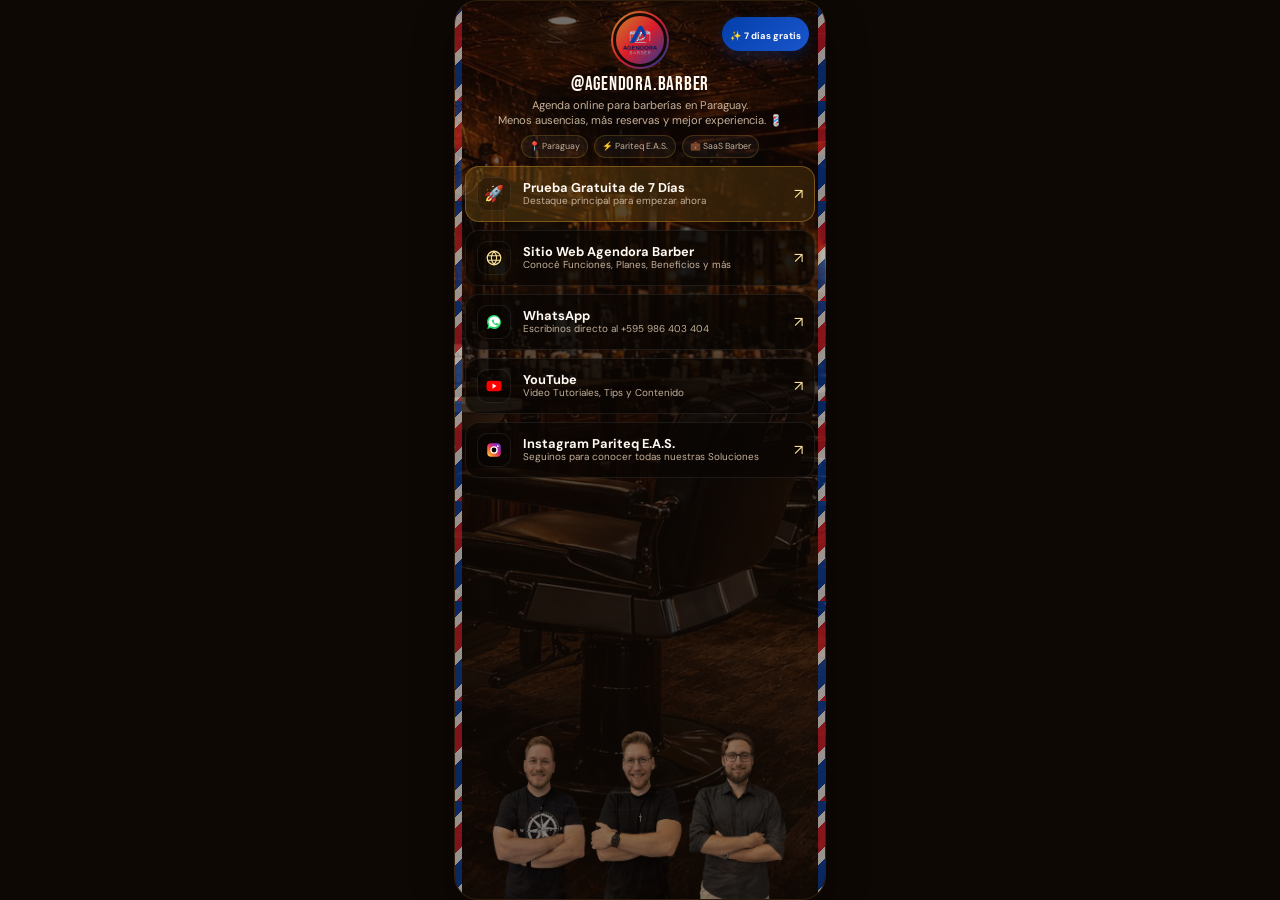
<file: links/index.html>
<!DOCTYPE html>
<html lang="es">
<head>
<meta charset="UTF-8">
<meta name="viewport" content="width=device-width, initial-scale=1.0">
<title>@agendora.barber | Enlaces Oficiales</title>
<meta name="description" content="Todos los enlaces oficiales de Agendora Barber en un solo lugar: prueba gratis, sitio web, WhatsApp, YouTube e Instagram de Pariteq.">
<meta name="robots" content="index,follow,max-image-preview:large,max-snippet:-1,max-video-preview:-1">
<meta name="theme-color" content="#0e0804">
<link rel="canonical" href="https://pariteq.com/links/">
<link rel="icon" type="image/png" sizes="2000x2000" href="../agendora/img/agendora-oficial.png">
<link rel="apple-touch-icon" href="../agendora/img/agendora-oficial.png">
<link rel="manifest" href="site.webmanifest">
<meta property="og:locale" content="es_PY">
<meta property="og:type" content="website">
<meta property="og:title" content="@agendora.barber | Enlaces Oficiales">
<meta property="og:description" content="Prueba gratis Agendora Barber, visita el sitio web y conecta con Pariteq desde un solo lugar.">
<meta property="og:url" content="https://pariteq.com/links/">
<meta property="og:image" content="https://pariteq.com/agendora/img/agendora-oficial.png">
<meta property="og:image:alt" content="Logo oficial de Agendora Barber">
<meta name="twitter:card" content="summary_large_image">
<meta name="twitter:title" content="@agendora.barber | Enlaces Oficiales">
<meta name="twitter:description" content="Prueba gratuita, web, WhatsApp, YouTube e Instagram de Pariteq.">
<meta name="twitter:image" content="https://pariteq.com/agendora/img/agendora-oficial.png">
<link rel="preconnect" href="https://fonts.googleapis.com">
<link rel="preconnect" href="https://fonts.gstatic.com" crossorigin>
<link href="https://fonts.googleapis.com/css2?family=Playfair+Display:ital,wght@0,700;0,900;1,700&family=Bebas+Neue&family=DM+Sans:wght@400;500;700;800&family=Space+Mono:wght@400;700&display=swap" rel="stylesheet">
<script type="application/ld+json">
{
  "@context": "https://schema.org",
  "@type": "ProfilePage",
  "name": "@agendora.barber | Enlaces Oficiales",
  "url": "https://pariteq.com/links/",
  "mainEntity": {
    "@type": "Organization",
    "name": "Agendora Barber",
    "url": "https://pariteq.com/agendora/",
    "logo": "https://pariteq.com/agendora/img/agendora-oficial.png",
    "sameAs": [
      "https://www.instagram.com/agendora.barber/",
      "https://www.instagram.com/pariteq_py/",
      "https://www.youtube.com/@pariteq",
      "https://wa.me/595986403404"
    ]
  }
}
</script>
<style>
*,*::before,*::after{box-sizing:border-box;margin:0;padding:0}
html,body{height:100%;min-height:100%}
:root{
  --blue:#033faa;--blue-l:#1a56cc;--blue-b:#6b9fff;
  --red:#db1c2b;--red-l:#f02637;--red-b:#ff6677;
  --gold:#c9922a;--gold-l:#e8b84b;--gold-p:#f7df9a;
  --dark:#0e0804;--dark2:#1a0d05;--brown:#2d1a0a;
  --cream:#f5ede0;--cream2:#fff9f2;--muted:#9e8870;--muted-l:#c4b09a;
  --card:rgba(22,12,4,.92);--card-2:rgba(28,14,5,.85);
}
body{
  background:var(--dark);
  color:var(--cream);
  font-family:'DM Sans',sans-serif;
  line-height:1.65;
  overflow:hidden;
  padding:0;
}
h1,h2,h3{font-family:'Playfair Display',serif;line-height:1.08}
.mono{font-family:'Space Mono',monospace}
.bebas{font-family:'Bebas Neue',sans-serif;letter-spacing:.04em}
a{text-decoration:none}
img{max-width:100%;display:block}

@keyframes float{0%,100%{transform:translateY(0)}50%{transform:translateY(-12px)}}
@keyframes pole{from{background-position:0 0}to{background-position:0 90px}}
@keyframes pulse{0%,100%{transform:scale(1);opacity:1}50%{transform:scale(.55);opacity:.35}}
@keyframes gradMove{0%{background-position:0% 50%}50%{background-position:100% 50%}100%{background-position:0% 50%}}
@keyframes glow{0%,100%{box-shadow:0 0 0 rgba(201,146,42,0)}50%{box-shadow:0 0 30px rgba(201,146,42,.18)}}
@keyframes fadeUp{from{opacity:0;transform:translateY(28px)}to{opacity:1;transform:translateY(0)}}
@keyframes shine{0%{left:-120%}100%{left:180%}}

.page{
  position:relative;
  width:100%;
  height:100dvh;
  display:flex;
  justify-content:center;
}
.pole{
  position:absolute;
  top:0;
  bottom:0;
  width:7px;
  background:repeating-linear-gradient(-45deg,var(--red) 0px,var(--red) 18px,#fff 18px,#fff 26px,var(--blue) 26px,var(--blue) 44px,#fff 44px,#fff 52px);
  background-size:100px 100px;
  animation:pole 3.5s linear infinite;
  opacity:.55;
  z-index:1;
}
.pole-left{left:0}
.pole-right{right:0}
.bottom-figures{
  position:absolute;
  left:50%;
  bottom:0;
  transform:translateX(-50%);
  width:min(100%,316.25px);
  opacity:.5;
  pointer-events:none;
  z-index:1;
}
.content{
  width:100%;
  max-width:372px;
  height:100dvh;
  animation:fadeUp .8s ease both;
  position:relative;
  z-index:1;
}
.floating-note{
  position:absolute;
  top:16px;
  right:16px;
  border-radius:999px;
  backdrop-filter:blur(12px);
  z-index:2;
}
.floating-note{
  padding:4px 8px;
  background:linear-gradient(135deg,var(--blue),var(--blue-l));
  box-shadow:0 6px 16px rgba(3,63,170,.28);
  animation:float 6s ease-in-out infinite;
}
.floating-note span{font-size:.58rem;font-weight:700;color:#fff;white-space:nowrap}
.phone-screen{
  position:relative;
  height:100dvh;
  border-radius:24px;
  overflow:hidden;
  border:1px solid rgba(201,146,42,.16);
  box-shadow:0 18px 40px rgba(0,0,0,.45);
  display:flex;
  flex-direction:column;
  justify-content:flex-start;
  background:
    linear-gradient(180deg,rgba(14,8,4,.58),rgba(14,8,4,.88)),
    url('../agendora/img/sillas.jpg') center center/cover no-repeat;
}
.phone-profile{
  text-align:center;
  position:relative;
  z-index:2;
  padding:10px 16px 8px;
}
.avatar{
  width:58px;height:58px;border-radius:50%;
  margin:0 auto 6px;
  padding:2px;
  background:linear-gradient(135deg,var(--gold),var(--red),var(--blue));
  animation:glow 3s ease-in-out infinite;
}
.avatar img{
  width:100%;height:100%;border-radius:50%;
  object-fit:cover;
  border:3px solid rgba(14,8,4,.95);
}
.handle{
  font-family:'Bebas Neue',sans-serif;
  font-size:1.2rem;
  letter-spacing:.04em;
  color:var(--cream2);
  line-height:1;
}
.bio{
  margin-top:4px;
  color:var(--muted-l);
  font-size:.7rem;
  line-height:1.3;
}
.social-mini{
  margin-top:8px;
  display:flex;
  justify-content:center;
  gap:6px;
  flex-wrap:wrap;
}
.social-mini span{
  font-size:.55rem;
  padding:3px 7px;
  border-radius:999px;
  border:1px solid rgba(201,146,42,.24);
  background:rgba(255,255,255,.04);
  color:var(--muted-l);
}

.links{
  display:grid;
  gap:8px;
  position:relative;
  z-index:2;
  padding:0 10px 66px;
}
.link-btn{
  position:relative;
  display:flex;
  align-items:center;
  justify-content:space-between;
  gap:12px;
  padding:10px 11px;
  border-radius:14px;
  background:rgba(10,6,3,.74);
  border:1px solid rgba(255,255,255,.08);
  color:var(--cream2);
  transition:transform .25s ease,border-color .25s ease,background .25s ease,box-shadow .25s ease;
}
.link-btn:hover{
  transform:translateY(-3px);
  border-color:rgba(201,146,42,.42);
  background:rgba(24,14,5,.88);
  box-shadow:0 16px 36px rgba(0,0,0,.26);
}
.link-btn.primary{
  background:linear-gradient(135deg,rgba(120,84,20,.42),rgba(56,35,10,.78));
  border-color:rgba(201,146,42,.46);
}
.link-btn .left{display:flex;align-items:center;gap:12px;min-width:0}
.link-btn .emoji{
  width:34px;height:34px;border-radius:10px;
  display:grid;place-items:center;
  background:rgba(0,0,0,.22);
  border:1px solid rgba(255,255,255,.08);
  font-size:1rem;
  flex-shrink:0;
}
.link-btn .emoji svg{
  width:18px;
  height:18px;
  display:block;
}
.link-btn strong{display:block;font-size:.8rem;line-height:1.15}
.link-btn small{display:block;color:var(--muted-l);font-size:.62rem;line-height:1.2}
.link-btn .arrow{
  color:var(--gold-p);
  font-size:.92rem;
  flex-shrink:0;
}

@media (max-width: 1024px){
  body{padding:0}
  .page{width:100%}
  .content{max-width:none}
  .phone-screen{width:100%;border-radius:0}
}

@media (max-width: 680px){
  body{padding:0}
  .content{width:100%}
  .phone-screen{border-radius:0}
  .phone-profile{padding-inline:12px}
  .links{padding-inline:10px;padding-bottom:58px}
  .bottom-figures{bottom:0;width:min(98.7%,278.3px)}
}
</style>
</head>
<body>
<main class="page">
  <div class="content">
    <section class="phone-screen" aria-label="Enlaces principales">
      <div class="pole pole-left" aria-hidden="true"></div>
      <div class="pole pole-right" aria-hidden="true"></div>
      <img class="bottom-figures" src="../agendora/img/tres-hombres.png" alt="" aria-hidden="true">
      <div class="floating-note"><span>✨ 7 días gratis</span></div>
      <div class="phone-profile">
        <div class="avatar">
          <img src="../agendora/img/agendora-oficial.png" alt="Avatar de Agendora Barber">
        </div>
        <div class="handle">@agendora.barber</div>
        <p class="bio">
          Agenda online para barberías en Paraguay.<br>
          Menos ausencias, más reservas y mejor experiencia. 💈
        </p>
        <div class="social-mini">
          <span>📍 Paraguay</span>
          <span>⚡ Pariteq E.A.S.</span>
          <span>💼 SaaS Barber</span>
        </div>
      </div>

      <div class="links">
      <a class="link-btn primary" href="https://www.pariteq.com/agendora/" target="_blank" rel="noopener noreferrer" aria-label="Prueba Gratuita de 7 Días">
        <span class="left">
          <span class="emoji">🚀</span>
            <span>
              <strong>Prueba Gratuita de 7 Días</strong>
              <small>Destaque principal para empezar ahora</small>
            </span>
          </span>
          <span class="arrow">↗</span>
        </a>

      <a class="link-btn" href="https://www.pariteq.com/agendora/" target="_blank" rel="noopener noreferrer" aria-label="Sitio Web Agendora Barber">
        <span class="left">
          <span class="emoji" aria-hidden="true">
            <svg viewBox="0 0 24 24" fill="none" xmlns="http://www.w3.org/2000/svg">
              <path d="M12 3C7.03 3 3 7.03 3 12C3 16.97 7.03 21 12 21C16.97 21 21 16.97 21 12C21 7.03 16.97 3 12 3Z" stroke="#f7df9a" stroke-width="1.7"/>
              <path d="M3.8 9H20.2" stroke="#f7df9a" stroke-width="1.5" stroke-linecap="round"/>
              <path d="M3.8 15H20.2" stroke="#f7df9a" stroke-width="1.5" stroke-linecap="round"/>
              <path d="M12 3.6C14.2 5.7 15.45 8.77 15.45 12C15.45 15.23 14.2 18.3 12 20.4C9.8 18.3 8.55 15.23 8.55 12C8.55 8.77 9.8 5.7 12 3.6Z" stroke="#f7df9a" stroke-width="1.5"/>
            </svg>
          </span>
          <span>
            <strong>Sitio Web Agendora Barber</strong>
            <small>Conocé Funciones, Planes, Beneficios y más</small>
            </span>
          </span>
          <span class="arrow">↗</span>
        </a>

      <a class="link-btn" href="https://wa.me/595986403404?text=Hola%2C%20quiero%20saber%20m%C3%A1s%20sobre%20Agendora%20Barber.%20Vengo%20desde%20el%20Instragram%20%40agendora.barber" target="_blank" rel="noopener noreferrer" aria-label="WhatsApp">
        <span class="left">
          <span class="emoji" aria-hidden="true">
            <svg viewBox="0 0 24 24" xmlns="http://www.w3.org/2000/svg">
              <path fill="#25D366" d="M12 2.75C6.89 2.75 2.75 6.83 2.75 11.88C2.75 13.64 3.26 15.28 4.13 16.68L3 21.25L7.72 20.15C9.07 20.94 10.64 21.38 12.31 21.38C17.11 21.38 21.25 17.3 21.25 12.25C21.25 7.2 17.11 2.75 12 2.75Z"/>
              <path fill="#fff" d="M12.33 4.5C8.19 4.5 4.81 7.8 4.81 11.87C4.81 13.3 5.23 14.63 5.95 15.76L5.29 18.42L8.05 17.78C9.13 18.44 10.39 18.79 11.73 18.79H12.33C16.47 18.79 19.85 15.49 19.85 11.42C19.85 7.35 16.47 4.5 12.33 4.5Z"/>
              <path fill="#25D366" d="M16.72 13.92C16.53 13.83 15.59 13.37 15.42 13.31C15.25 13.24 15.13 13.22 15 13.41C14.88 13.59 14.5 14.04 14.39 14.16C14.28 14.28 14.18 14.29 13.99 14.2C12.86 13.65 12.12 12.96 11.48 11.88C11.3 11.57 11.66 11.59 12.01 10.9C12.08 10.75 12.04 10.62 11.99 10.52C11.95 10.43 11.57 9.49 11.41 9.12C11.26 8.77 11.1 8.82 10.98 8.81C10.86 8.8 10.72 8.8 10.58 8.8C10.44 8.8 10.22 8.85 10.03 9.06C9.84 9.27 9.31 9.75 9.31 10.74C9.31 11.72 10.05 12.68 10.16 12.82C10.28 12.95 11.74 15.19 13.97 16.12C15.37 16.71 15.91 16.76 16.33 16.7C16.81 16.63 17.8 16.16 18.01 15.54C18.22 14.92 18.22 14.39 18.16 14.3C18.11 14.2 17.91 14.11 17.72 14.02L16.72 13.92Z"/>
            </svg>
          </span>
          <span>
            <strong>WhatsApp</strong>
            <small>Escribinos directo al +595 986 403 404</small>
            </span>
          </span>
          <span class="arrow">↗</span>
        </a>

      <a class="link-btn" href="https://www.youtube.com/@pariteq" target="_blank" rel="noopener noreferrer" aria-label="YouTube Pariteq">
        <span class="left">
          <span class="emoji" aria-hidden="true">
            <svg viewBox="0 0 24 24" xmlns="http://www.w3.org/2000/svg">
              <path fill="#FF0000" d="M21.58 7.19C21.35 6.32 20.67 5.64 19.8 5.41C18.22 5 12 5 12 5C12 5 5.78 5 4.2 5.41C3.33 5.64 2.65 6.32 2.42 7.19C2 8.77 2 12.07 2 12.07C2 12.07 2 15.37 2.42 16.95C2.65 17.82 3.33 18.5 4.2 18.73C5.78 19.14 12 19.14 12 19.14C12 19.14 18.22 19.14 19.8 18.73C20.67 18.5 21.35 17.82 21.58 16.95C22 15.37 22 12.07 22 12.07C22 12.07 22 8.77 21.58 7.19Z"/>
              <path fill="#FFF" d="M10 15.5L15.2 12.07L10 8.64V15.5Z"/>
            </svg>
          </span>
          <span>
            <strong>YouTube</strong>
            <small>Video Tutoriales, Tips y Contenido</small>
            </span>
          </span>
          <span class="arrow">↗</span>
        </a>

      <a class="link-btn" href="https://www.instagram.com/pariteq_py" target="_blank" rel="noopener noreferrer" aria-label="Instagram de Pariteq">
        <span class="left">
          <span class="emoji" aria-hidden="true">
            <svg viewBox="0 0 24 24" xmlns="http://www.w3.org/2000/svg">
              <defs>
                <linearGradient id="igGrad" x1="3" y1="21" x2="21" y2="3" gradientUnits="userSpaceOnUse">
                  <stop stop-color="#FEDA75"/>
                  <stop offset=".28" stop-color="#FA7E1E"/>
                  <stop offset=".55" stop-color="#D62976"/>
                  <stop offset=".78" stop-color="#962FBF"/>
                  <stop offset="1" stop-color="#4F5BD5"/>
                </linearGradient>
              </defs>
              <rect x="3" y="3" width="18" height="18" rx="5" fill="url(#igGrad)"/>
              <circle cx="12" cy="12" r="4.1" stroke="#FFF" stroke-width="1.8"/>
              <circle cx="17.1" cy="6.9" r="1.15" fill="#FFF"/>
            </svg>
          </span>
          <span>
            <strong>Instagram Pariteq E.A.S.</strong>
            <small>Seguinos para conocer todas nuestras Soluciones</small>
            </span>
          </span>
          <span class="arrow">↗</span>
        </a>
      </div>
    </section>
  </div>
</main>
</body>
</html>
</file>
<file: css/styles.css>
/* Reset y Variables CSS */
:root {
    --primary-color: #8b5cf6;
    --primary-dark: #7c3aed;
    --secondary-color: #a855f7;
    --accent-color: #ec4899;
    --tertiary-color: #f97316;
    --text-dark: #1f2937;
    --text-light: #6b7280;
    --text-muted: #9ca3af;
    --bg-light: #faf7ff;
    --bg-white: #ffffff;
    --bg-gradient: linear-gradient(135deg, #f3e8ff 0%, #fae8ff 50%, #fdf4ff 100%);
    --border-light: #e5e7eb;
    --border-purple: #d8b4fe;
    --shadow-light: 0 4px 6px rgba(139, 92, 246, 0.05);
    --shadow-medium: 0 8px 25px rgba(139, 92, 246, 0.15);
    --shadow-large: 0 20px 40px rgba(139, 92, 246, 0.2);
    --shadow-purple: 0 10px 30px rgba(139, 92, 246, 0.3);
    --border-radius: 16px;
    --transition: all 0.3s ease;
    --max-width: 1200px;
}

* {
    margin: 0;
    padding: 0;
    box-sizing: border-box;
}

body {
    font-family: 'Inter', -apple-system, BlinkMacSystemFont, 'Segoe UI', Roboto, sans-serif;
    line-height: 1.6;
    color: var(--text-dark);
    overflow-x: hidden;
}

.container {
    max-width: var(--max-width);
    margin: 0 auto;
    padding: 0 20px;
}

/* Typography */
h1, h2, h3, h4, h5, h6 {
    font-weight: 600;
    line-height: 1.3;
    margin-bottom: 1rem;
}

h1 { font-size: clamp(2.5rem, 5vw, 4rem); }
h2 { font-size: clamp(2rem, 4vw, 3rem); }
h3 { font-size: clamp(1.5rem, 3vw, 2rem); }

p {
    color: var(--text-light);
    margin-bottom: 1rem;
    font-size: 1.1rem;
}

/* Buttons */
.btn {
    display: inline-flex;
    align-items: center;
    gap: 0.5rem;
    padding: 12px 24px;
    border: none;
    border-radius: var(--border-radius);
    text-decoration: none;
    font-weight: 500;
    font-size: 1rem;
    transition: var(--transition);
    cursor: pointer;
    text-align: center;
}

.btn-primary {
    background: linear-gradient(135deg, var(--primary-color), var(--secondary-color));
    color: white;
    box-shadow: var(--shadow-purple);
    border: 2px solid transparent;
}

.btn-primary:hover {
    transform: translateY(-3px);
    box-shadow: var(--shadow-large);
    background: linear-gradient(135deg, var(--primary-dark), var(--primary-color));
}

.btn-secondary {
    background: rgba(255, 255, 255, 0.9);
    color: var(--primary-color);
    border: 2px solid var(--border-purple);
    backdrop-filter: blur(10px);
}

.btn-secondary:hover {
    background: var(--primary-color);
    color: white;
    border-color: var(--primary-color);
    transform: translateY(-2px);
    box-shadow: var(--shadow-medium);
}

.btn-large {
    padding: 16px 32px;
    font-size: 1.1rem;
}

/* Navigation */
.navbar {
    position: fixed;
    top: 0;
    width: 100%;
    background: rgba(255, 255, 255, 0.95);
    backdrop-filter: blur(10px);
    border-bottom: 1px solid var(--border-light);
    z-index: 1000;
    transition: var(--transition);
}

.navbar .container {
    display: flex;
    justify-content: space-between;
    align-items: center;
    padding: 0.75rem 20px;
}

.nav-brand {
    display: flex;
    align-items: center;
    gap: 0.5rem;
    text-decoration: none;
    color: var(--text-dark);
}

.logo {
    width: 60px;
    height: 60px;
}

.brand-name {
    font-size: 1.3rem;
    font-weight: 700;
    color: var(--primary-color);
}

.nav-menu {
    display: flex;
    align-items: center;
    gap: 2rem;
}

.nav-link {
    text-decoration: none;
    color: var(--text-dark);
    font-weight: 500;
    transition: var(--transition);
}

.nav-link:hover {
    color: var(--primary-color);
}

.hamburger {
    display: none;
    flex-direction: column;
    cursor: pointer;
    gap: 4px;
}

.hamburger span {
    width: 25px;
    height: 3px;
    background: var(--text-dark);
    border-radius: 2px;
    transition: var(--transition);
}

/* Hero Section */
.hero {
    min-height: 100vh;
    display: flex;
    align-items: center;
    background: linear-gradient(135deg, #0f0f23 0%, #1a1a2e 50%, #16213e 100%);
    color: white;
    position: relative;
    z-index: 1;
    padding: 100px 0 80px 0;
    overflow: hidden;
}

.hero-background {
    position: absolute;
    top: 0;
    left: 0;
    right: 0;
    bottom: 0;
    overflow: hidden;
}

.hero-shapes {
    position: absolute;
    width: 100%;
    height: 100%;
}

.shape {
    position: absolute;
    border-radius: 50%;
    background: linear-gradient(45deg, var(--primary-color), var(--secondary-color));
    opacity: 0.1;
    animation: float-shapes 20s ease-in-out infinite;
}

.shape-1 {
    width: 300px;
    height: 300px;
    top: 10%;
    left: 10%;
    animation-delay: 0s;
}

.shape-2 {
    width: 200px;
    height: 200px;
    top: 60%;
    right: 15%;
    animation-delay: 7s;
}

.shape-3 {
    width: 150px;
    height: 150px;
    bottom: 20%;
    left: 60%;
    animation-delay: 14s;
}

.hero-content {
    text-align: center;
    max-width: 800px;
    margin: 0 auto;
    position: relative;
    z-index: 2;
}

.hero-badge {
    background: rgba(139, 92, 246, 0.2);
    border: 1px solid rgba(139, 92, 246, 0.3);
    border-radius: 50px;
    padding: 8px 24px;
    display: inline-block;
    margin-bottom: 2rem;
    backdrop-filter: blur(10px);
}

.badge-text {
    font-size: 0.9rem;
    font-weight: 500;
    color: var(--secondary-color);
    text-transform: uppercase;
    letter-spacing: 1px;
}

.hero-title {
    font-size: clamp(2.5rem, 5vw, 4rem);
    font-weight: 700;
    line-height: 1.2;
    margin-bottom: 1.5rem;
}

.hero-highlight {
    background: linear-gradient(45deg, var(--primary-color), var(--secondary-color), var(--accent-color));
    -webkit-background-clip: text;
    -webkit-text-fill-color: transparent;
    background-clip: text;
    position: relative;
}

.hero-description {
    font-size: 1.2rem;
    color: rgba(255, 255, 255, 0.8);
    margin-bottom: 3rem;
    line-height: 1.6;
    max-width: 600px;
    margin-left: auto;
    margin-right: auto;
}

.hero-stats {
    display: flex;
    justify-content: center;
    gap: 3rem;
    margin-bottom: 3rem;
    flex-wrap: wrap;
}

.stat-item {
    text-align: center;
}

.stat-number {
    font-size: 2.5rem;
    font-weight: 700;
    background: linear-gradient(45deg, var(--primary-color), var(--secondary-color));
    -webkit-background-clip: text;
    -webkit-text-fill-color: transparent;
    background-clip: text;
    margin-bottom: 0.5rem;
}

.stat-label {
    font-size: 0.9rem;
    color: rgba(255, 255, 255, 0.7);
    text-transform: uppercase;
    letter-spacing: 1px;
}

.hero-actions {
    display: flex;
    gap: 1rem;
    justify-content: center;
    flex-wrap: wrap;
}

@keyframes float-shapes {
    0%, 100% {
        transform: translateY(0px) rotate(0deg);
    }
    33% {
        transform: translateY(-30px) rotate(120deg);
    }
    66% {
        transform: translateY(15px) rotate(240deg);
    }
}

/* Problem Solution Section */
.problem-solution {
    padding: 8rem 0;
    background: var(--bg-light);
    position: relative;
    z-index: 2;
}

.section-title {
    text-align: center;
    margin-bottom: 3rem;
    color: var(--text-dark);
}

.problems-grid {
    display: grid;
    grid-template-columns: repeat(auto-fit, minmax(250px, 1fr));
    gap: 2rem;
    margin-bottom: 3rem;
}

.problem-item {
    background: var(--bg-white);
    padding: 2rem;
    border-radius: var(--border-radius);
    text-align: center;
    box-shadow: var(--shadow-light);
    transition: var(--transition);
}

.problem-item:hover {
    transform: translateY(-5px);
    box-shadow: var(--shadow-medium);
}

.problem-item i {
    font-size: 2.5rem;
    background: linear-gradient(45deg, var(--primary-color), var(--accent-color));
    -webkit-background-clip: text;
    -webkit-text-fill-color: transparent;
    background-clip: text;
    margin-bottom: 1rem;
}

.problem-item h3 {
    color: var(--text-dark);
    margin-bottom: 0.5rem;
}

.problem-item p {
    color: var(--text-light);
    font-size: 1rem;
}

.solution-box {
    background: linear-gradient(135deg, var(--primary-color), var(--secondary-color), var(--accent-color));
    color: white;
    padding: 3rem;
    border-radius: var(--border-radius);
    text-align: center;
    margin-top: 3rem;
    box-shadow: var(--shadow-purple);
    border: 1px solid rgba(255, 255, 255, 0.2);
}

.solution-box h3 {
    font-size: 1.5rem;
    line-height: 1.6;
}

/* Services Section */
.services {
    padding: 6rem 0;
    background: var(--bg-white);
    position: relative;
    z-index: 3;
}

.services-grid {
    display: grid;
    grid-template-columns: repeat(auto-fit, minmax(350px, 1fr));
    gap: 3rem;
    margin-top: 3rem;
}

.service-card {
    background: var(--bg-white);
    border: 1px solid var(--border-light);
    border-radius: var(--border-radius);
    padding: 3rem 2rem;
    text-align: center;
    transition: var(--transition);
}

.service-card:hover {
    transform: translateY(-5px);
    box-shadow: var(--shadow-medium);
    border-color: var(--border-purple);
}

.service-icon {
    width: 80px;
    height: 80px;
    background: linear-gradient(135deg, var(--primary-color), var(--secondary-color));
    border-radius: 50%;
    display: flex;
    align-items: center;
    justify-content: center;
    margin: 0 auto 2rem;
    box-shadow: var(--shadow-medium);
}

.service-icon i {
    font-size: 2rem;
    color: white;
}

.service-card h3 {
    color: var(--text-dark);
    margin-bottom: 0.5rem;
}

.service-card h4 {
    color: var(--primary-color);
    font-size: 1.1rem;
    margin-bottom: 1rem;
    font-weight: 500;
}

.service-card p {
    color: var(--text-light);
    line-height: 1.6;
}


/* Products Section */
.products {
    padding: 6rem 0;
    background: var(--bg-light);
    position: relative;
    z-index: 4;
}

.section-subtitle {
    text-align: center;
    font-size: 1.2rem;
    color: var(--text-light);
    margin-bottom: 4rem;
    max-width: 600px;
    margin-left: auto;
    margin-right: auto;
}

.product-showcase {
    display: grid;
    grid-template-columns: 1fr 1fr;
    gap: 4rem;
    align-items: start;
}

.product-header {
    display: flex;
    align-items: center;
    gap: 1.5rem;
    margin-bottom: 2rem;
}

.product-logo {
    width: 80px;
    height: 80px;
    object-fit: contain;
    border-radius: 12px;
    background: var(--bg-white);
    padding: 10px;
    box-shadow: var(--shadow-light);
}

.product-title {
    font-size: 2.5rem;
    font-weight: 700;
    background: linear-gradient(45deg, var(--primary-color), var(--secondary-color));
    -webkit-background-clip: text;
    -webkit-text-fill-color: transparent;
    background-clip: text;
    margin-bottom: 0.5rem;
}

.product-tagline {
    font-size: 1.1rem;
    color: var(--text-light);
    margin: 0;
}

.product-description {
    font-size: 1.2rem;
    color: var(--text-dark);
    line-height: 1.6;
    margin-bottom: 3rem;
}

.feature-grid {
    display: grid;
    grid-template-columns: repeat(auto-fit, minmax(280px, 1fr));
    gap: 1.5rem;
    margin-bottom: 3rem;
}

.feature-card {
    background: var(--bg-white);
    padding: 2rem;
    border-radius: var(--border-radius);
    box-shadow: var(--shadow-light);
    transition: var(--transition);
    border: 1px solid var(--border-light);
}

.feature-card:hover {
    transform: translateY(-5px);
    box-shadow: var(--shadow-medium);
    border-color: var(--border-purple);
}

.feature-icon {
    width: 60px;
    height: 60px;
    background: linear-gradient(135deg, var(--primary-color), var(--secondary-color));
    border-radius: 50%;
    display: flex;
    align-items: center;
    justify-content: center;
    margin-bottom: 1.5rem;
}

.feature-icon i {
    font-size: 1.5rem;
    color: white;
}

.feature-card h4 {
    font-size: 1.3rem;
    color: var(--text-dark);
    margin-bottom: 1rem;
}

.feature-card p {
    color: var(--text-light);
    line-height: 1.5;
    margin: 0;
}

.product-cta {
    text-align: center;
    display: flex;
    flex-direction: column;
    gap: 1rem;
    align-items: center;
}

.product-cta .btn {
    width: 100%;
    max-width: 350px;
}

.product-cta-card {
    background: var(--bg-white);
    border: 1px solid var(--border-light);
    border-radius: var(--border-radius);
    box-shadow: var(--shadow-light);
    margin-top: 2rem;
    transition: var(--transition);
}

.product-cta-card:hover {
    transform: translateY(-5px);
    box-shadow: var(--shadow-medium);
    border-color: var(--border-purple);
}

.cta-card-content {
    padding: 2.5rem;
    text-align: center;
}

.cta-card-content h4 {
    font-size: 1.5rem;
    color: var(--text-dark);
    margin-bottom: 0.5rem;
}

.cta-card-content p {
    color: var(--text-light);
    margin-bottom: 2rem;
    font-size: 1.1rem;
}

.product-note {
    margin-top: 1rem;
    color: var(--text-muted);
}

.agendora-mockup {
    background: var(--bg-white);
    border-radius: var(--border-radius);
    box-shadow: var(--shadow-large);
    overflow: hidden;
    position: sticky;
    top: 100px;
}

.mockup-screen {
    background: var(--bg-white);
}

.mockup-header {
    background: linear-gradient(135deg, var(--primary-color), var(--secondary-color));
    padding: 1rem;
    display: flex;
    align-items: center;
    gap: 1rem;
}

.mockup-dots {
    display: flex;
    gap: 0.5rem;
}

.mockup-dots span {
    width: 12px;
    height: 12px;
    border-radius: 50%;
    background: rgba(255, 255, 255, 0.3);
}

.mockup-title {
    color: white;
    font-weight: 600;
    font-size: 1.1rem;
}

.mockup-content {
    padding: 2rem;
}

.calendar-view {
    margin-bottom: 2rem;
}

.calendar-header {
    display: flex;
    justify-content: space-between;
    align-items: center;
    margin-bottom: 1rem;
}

.calendar-header h4 {
    color: var(--text-dark);
    margin: 0;
}

.status-indicator {
    background: #10b981;
    color: white;
    padding: 4px 12px;
    border-radius: 20px;
    font-size: 0.8rem;
    font-weight: 500;
}

.calendar-grid {
    display: flex;
    flex-direction: column;
    gap: 0.5rem;
}

.time-slot {
    padding: 0.8rem;
    border-radius: 8px;
    font-size: 0.9rem;
    font-weight: 500;
}

.time-slot.busy {
    background: rgba(236, 72, 153, 0.1);
    color: var(--accent-color);
    border: 1px solid rgba(236, 72, 153, 0.2);
}

.time-slot.available {
    background: rgba(16, 185, 129, 0.1);
    color: #059669;
    border: 1px solid rgba(16, 185, 129, 0.2);
}

.time-slot.pending {
    background: rgba(245, 158, 11, 0.1);
    color: #d97706;
    border: 1px solid rgba(245, 158, 11, 0.2);
}

.whatsapp-panel {
    border: 1px solid var(--border-light);
    border-radius: 12px;
    overflow: hidden;
}

.chat-header {
    background: #25D366;
    color: white;
    padding: 0.8rem;
    display: flex;
    align-items: center;
    gap: 0.5rem;
    font-weight: 500;
    font-size: 0.9rem;
}

.chat-preview {
    padding: 1rem;
    background: #f0f0f0;
}

.message-bot, .message-user {
    padding: 0.8rem;
    margin-bottom: 0.5rem;
    border-radius: 12px;
    font-size: 0.85rem;
    line-height: 1.4;
}

.message-bot {
    background: white;
    margin-right: 20%;
    box-shadow: 0 2px 4px rgba(0, 0, 0, 0.1);
}

.message-user {
    background: #dcf8c6;
    margin-left: 20%;
    text-align: right;
}

/* Why Choose Us Section */
.why-choose-us {
    padding: 6rem 0;
    background: var(--bg-white);
    position: relative;
    z-index: 5;
}

.reasons-grid {
    display: grid;
    grid-template-columns: repeat(auto-fit, minmax(280px, 1fr));
    gap: 2rem;
    margin-top: 3rem;
}

.reason-item {
    text-align: center;
    padding: 2rem;
}

.reason-item i {
    font-size: 3rem;
    background: linear-gradient(45deg, var(--primary-color), var(--secondary-color));
    -webkit-background-clip: text;
    -webkit-text-fill-color: transparent;
    background-clip: text;
    margin-bottom: 1rem;
}

.reason-item h3 {
    color: var(--text-dark);
    margin-bottom: 1rem;
}

.reason-item p {
    color: var(--text-light);
}

/* Final CTA Section */
.final-cta {
    padding: 6rem 0;
    background: linear-gradient(135deg, var(--primary-color), var(--secondary-color));
    color: white;
    position: relative;
    z-index: 6;
}

.cta-content {
    text-align: center;
    max-width: 800px;
    margin: 0 auto;
}

.cta-content h2 {
    color: white;
    margin-bottom: 1.5rem;
}

.cta-content > p {
    font-size: 1.2rem;
    color: rgba(255, 255, 255, 0.9);
    margin-bottom: 3rem;
}

.cta-form {
    background: var(--bg-white);
    padding: 3rem;
    border-radius: var(--border-radius);
    color: var(--text-dark);
    box-shadow: var(--shadow-large);
    margin-top: 2rem;
}

.cta-form h3 {
    color: var(--text-dark);
    margin-bottom: 0.5rem;
}

.form-subtitle {
    color: var(--text-light);
    margin-bottom: 2rem;
}

.contact-form {
    display: flex;
    flex-direction: column;
    gap: 1rem;
}

.form-row {
    display: grid;
    grid-template-columns: 1fr 1fr;
    gap: 1rem;
}

.contact-form input,
.contact-form textarea {
    padding: 1rem;
    border: 2px solid var(--border-light);
    border-radius: var(--border-radius);
    font-size: 1rem;
    transition: var(--transition);
    font-family: inherit;
}

.contact-form input:focus,
.contact-form textarea:focus {
    outline: none;
    border-color: var(--primary-color);
    box-shadow: 0 0 0 3px rgba(139, 92, 246, 0.15);
}

.contact-form textarea {
    resize: vertical;
    min-height: 120px;
}

.contact-form button {
    margin-top: 1rem;
    align-self: center;
}

.form-message {
    margin-top: 1rem;
    padding: 1rem;
    border-radius: 12px;
    font-size: 1rem;
    text-align: center;
    transition: var(--transition);
}

.form-message:empty {
    display: none;
}

/* Footer */
.footer {
    background: var(--text-dark);
    color: white;
    padding: 3rem 0 1rem;
}

.footer-content {
    display: grid;
    grid-template-columns: 1fr 1fr;
    gap: 3rem;
    margin-bottom: 2rem;
}

.footer-brand p {
    color: rgba(255, 255, 255, 0.7);
    margin-top: 1rem;
}

.footer-links {
    display: grid;
    grid-template-columns: 1fr 1fr;
    gap: 2rem;
}

.footer-column h4 {
    color: white;
    margin-bottom: 1rem;
}

.footer-column a {
    display: block;
    color: rgba(255, 255, 255, 0.7);
    text-decoration: none;
    margin-bottom: 0.5rem;
    transition: var(--transition);
}

.footer-column a:hover {
    color: var(--secondary-color);
}

.footer-bottom {
    display: flex;
    justify-content: space-between;
    align-items: center;
    padding-top: 2rem;
    border-top: 1px solid rgba(255, 255, 255, 0.1);
}

.footer-bottom p {
    color: rgba(255, 255, 255, 0.7);
    margin: 0;
}

.social-links {
    display: flex;
    gap: 1rem;
}

.social-links a {
    width: 40px;
    height: 40px;
    background: rgba(255, 255, 255, 0.1);
    border-radius: 50%;
    display: flex;
    align-items: center;
    justify-content: center;
    color: white;
    text-decoration: none;
    transition: var(--transition);
}

.social-links a:hover {
    transform: translateY(-2px);
    box-shadow: var(--shadow-medium);
}

.social-links a[href*="instagram"]:hover {
    background: linear-gradient(45deg, #E4405F, #C13584);
}

.social-links a[href*="whatsapp"]:hover {
    background: #25D366;
}

.social-links a[href*="linkedin"]:hover {
    background: #0077B5;
}

/* Responsive Design */
@media (max-width: 768px) {
    .nav-menu {
        position: fixed;
        top: 80px;
        right: -100%;
        width: 100%;
        height: calc(100vh - 80px);
        background: rgba(255, 255, 255, 0.98);
        backdrop-filter: blur(10px);
        flex-direction: column;
        justify-content: flex-start;
        align-items: center;
        padding-top: 2rem;
        transition: right 0.3s ease;
        box-shadow: 0 5px 20px rgba(0, 0, 0, 0.1);
        z-index: 999;
    }
    
    .nav-menu.active {
        right: 0;
    }
    
    .nav-menu .nav-link,
    .nav-menu .btn {
        margin: 1rem 0;
        font-size: 1.1rem;
    }
    
    .hamburger {
        display: flex;
    }
    
    .hero {
        padding: 120px 0 60px 0;
    }
    
    .hero-stats {
        gap: 2rem;
    }
    
    .stat-number {
        font-size: 2rem;
    }
    
    .hero-actions {
        flex-direction: column;
        align-items: center;
    }
    
    .hero-actions .btn {
        width: 100%;
        max-width: 300px;
    }
    
    .shape-1, .shape-2, .shape-3 {
        transform: scale(0.6);
    }
    
    .product-showcase {
        grid-template-columns: 1fr;
        gap: 3rem;
    }
    
    .product-header {
        text-align: center;
        flex-direction: column;
        gap: 1rem;
    }
    
    .agendora-mockup {
        position: static;
    }
    
    .feature-grid {
        grid-template-columns: 1fr;
    }
    
    .form-row {
        grid-template-columns: 1fr;
    }
    
    .footer-content {
        grid-template-columns: 1fr;
        text-align: center;
    }
    
    .footer-bottom {
        flex-direction: column;
        gap: 1rem;
        text-align: center;
    }
    
    .services-grid {
        grid-template-columns: 1fr;
    }
    
    .problems-grid {
        grid-template-columns: 1fr;
    }
    
    .reasons-grid {
        grid-template-columns: 1fr;
    }
}

@media (max-width: 480px) {
    .container {
        padding: 0 15px;
    }
    
    .hero {
        padding: 100px 0 40px 0;
    }
    
    .hero-stats {
        flex-direction: column;
        gap: 1.5rem;
    }
    
    .hero-badge {
        padding: 6px 20px;
    }
    
    .badge-text {
        font-size: 0.8rem;
    }
    
    .cta-form {
        padding: 2rem 1.5rem;
    }
    
    .shape-1, .shape-2, .shape-3 {
        transform: scale(0.4);
    }
    
    .product-title {
        font-size: 2rem;
    }
    
    .product-description {
        font-size: 1.1rem;
    }
    
    .feature-card {
        padding: 1.5rem;
    }
    
    .mockup-content {
        padding: 1rem;
    }
    
    .cta-card-content {
        padding: 2rem 1.5rem;
    }
    
    .cta-card-content h4 {
        font-size: 1.3rem;
    }
}

/* Animations */
@keyframes fadeInUp {
    from {
        opacity: 0;
        transform: translateY(30px);
    }
    to {
        opacity: 1;
        transform: translateY(0);
    }
}

.animate-on-scroll {
    animation: fadeInUp 0.6s ease-out;
}


/* Smooth scrolling */
html {
    scroll-behavior: smooth;
}

/* Loading states */
.loading {
    opacity: 0.6;
    pointer-events: none;
}

/* Focus accessibility */
*:focus {
    outline: 2px solid var(--primary-color);
    outline-offset: 2px;
}
</file>
